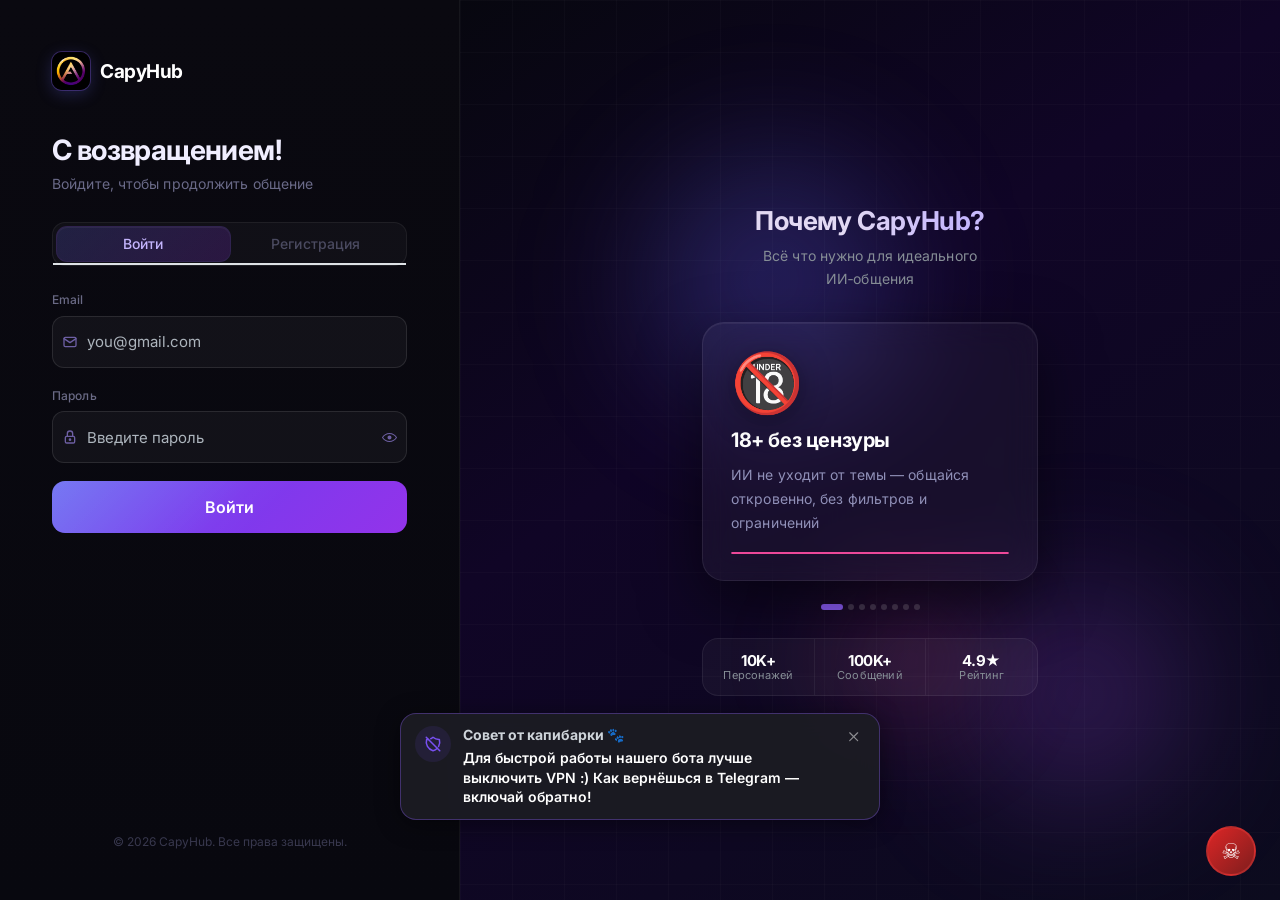
<file: index.html>
<!doctype html>
<html lang="en">
  <head>
    <meta charset="UTF-8" />
    <link rel="icon" type="image/webp" href="/assets/logo2_16-CbJOyQCv.webp" />
    <meta name="viewport" content="width=device-width, initial-scale=1.0, maximum-scale=1.0, user-scalable=no" />
    <!-- <script type="text/javascript" src="https://auth.robokassa.ru/Merchant/bundle/robokassa_iframe.js"></script> -->
    <title>CapyHub RolePlay</title>
    <script>
      (function () {
        var devtools = { open: false };
        var detector = /./;
        detector.toString = function () {
          devtools.open = true;
          return '';
        };

        var alreadyLogged = false;

        setInterval(function () {
          devtools.open = false;
          console.log('%c', detector);
          setTimeout(function () {
            if (devtools.open && !alreadyLogged) {
              alreadyLogged = true;
              console.log(
                '%c Если ты сюда залез — то зачем?\n А главный вопрос... нахуя? 🤨',
                'color: red; font-size: 16px; font-weight: bold;'
              );
            }
            if (!devtools.open) {
              alreadyLogged = false;
            }
          }, 0);
        }, 1000);
      })();
    </script>
    <script>
      // GitHub Pages SPA routing fix: decode the path encoded by 404.html.
      (function (l) {
        if (l.search[1] === '/') {
          var decoded = l.search.slice(1).split('&').map(function (s) {
            return s.replace(/~and~/g, '&');
          });
          window.history.replaceState(
            null, null,
            l.pathname.slice(0, -1) +
            decoded[0] +
            (decoded[1] ? '?' + decoded[1] : '') +
            l.hash
          );
        }
      }(window.location));
    </script>
    <script type="module" crossorigin src="/assets/index-DZ3fA8L-.js"></script>
    <link rel="modulepreload" crossorigin href="/assets/vendor-react-CbHvonTD.js">
    <link rel="modulepreload" crossorigin href="/assets/vendor-mantine-DAkhO5rp.js">
    <link rel="stylesheet" crossorigin href="/assets/index-DlAmmr0N.css">
  </head>
  <body>
    <div id="root"></div>
  </body>
</html>
</file>
<file: assets/index-DlAmmr0N.css>
:root,:host{color-scheme:var(--mantine-color-scheme)}*,*:before,*:after{box-sizing:border-box}input,button,textarea,select{font:inherit}button,select{text-transform:none}body,:host{margin:0;font-family:var(--mantine-font-family);font-size:var(--mantine-font-size-md);line-height:var(--mantine-line-height);background-color:var(--mantine-color-body);color:var(--mantine-color-text);-webkit-font-smoothing:var(--mantine-webkit-font-smoothing);-moz-osx-font-smoothing:var(--mantine-moz-font-smoothing)}@media screen and (max-device-width:31.25em){body,:host{-webkit-text-size-adjust:100%}}@media(prefers-reduced-motion:reduce){[data-respect-reduced-motion] [data-reduce-motion]{transition:none;animation:none}}[data-mantine-color-scheme=light] .mantine-light-hidden,[data-mantine-color-scheme=dark] .mantine-dark-hidden{display:none}.mantine-focus-auto:focus-visible{outline:2px solid var(--mantine-primary-color-filled);outline-offset:calc(.125rem * var(--mantine-scale))}.mantine-focus-always:focus{outline:2px solid var(--mantine-primary-color-filled);outline-offset:calc(.125rem * var(--mantine-scale))}.mantine-focus-never:focus{outline:none}.mantine-active:active{transform:translateY(calc(.0625rem * var(--mantine-scale)))}fieldset:disabled .mantine-active:active{transform:none}:where([dir=rtl]) .mantine-rotate-rtl{transform:rotate(180deg)}:root,:host{--mantine-z-index-app: 100;--mantine-z-index-modal: 200;--mantine-z-index-popover: 300;--mantine-z-index-overlay: 400;--mantine-z-index-max: 9999;--mantine-scale: 1;--mantine-cursor-type: default;--mantine-webkit-font-smoothing: antialiased;--mantine-moz-font-smoothing: grayscale;--mantine-color-white: #fff;--mantine-color-black: #000;--mantine-line-height: 1.55;--mantine-font-family: -apple-system, BlinkMacSystemFont, Segoe UI, Roboto, Helvetica, Arial, sans-serif, Apple Color Emoji, Segoe UI Emoji;--mantine-font-family-monospace: ui-monospace, SFMono-Regular, Menlo, Monaco, Consolas, Liberation Mono, Courier New, monospace;--mantine-font-family-headings: -apple-system, BlinkMacSystemFont, Segoe UI, Roboto, Helvetica, Arial, sans-serif, Apple Color Emoji, Segoe UI Emoji;--mantine-heading-font-weight: 700;--mantine-heading-text-wrap: wrap;--mantine-radius-default: calc(.25rem * var(--mantine-scale));--mantine-primary-color-filled: var(--mantine-color-blue-filled);--mantine-primary-color-filled-hover: var(--mantine-color-blue-filled-hover);--mantine-primary-color-light: var(--mantine-color-blue-light);--mantine-primary-color-light-hover: var(--mantine-color-blue-light-hover);--mantine-primary-color-light-color: var(--mantine-color-blue-light-color);--mantine-breakpoint-xs: 36em;--mantine-breakpoint-sm: 48em;--mantine-breakpoint-md: 62em;--mantine-breakpoint-lg: 75em;--mantine-breakpoint-xl: 88em;--mantine-spacing-xs: calc(.625rem * var(--mantine-scale));--mantine-spacing-sm: calc(.75rem * var(--mantine-scale));--mantine-spacing-md: calc(1rem * var(--mantine-scale));--mantine-spacing-lg: calc(1.25rem * var(--mantine-scale));--mantine-spacing-xl: calc(2rem * var(--mantine-scale));--mantine-font-size-xs: calc(.75rem * var(--mantine-scale));--mantine-font-size-sm: calc(.875rem * var(--mantine-scale));--mantine-font-size-md: calc(1rem * var(--mantine-scale));--mantine-font-size-lg: calc(1.125rem * var(--mantine-scale));--mantine-font-size-xl: calc(1.25rem * var(--mantine-scale));--mantine-line-height-xs: 1.4;--mantine-line-height-sm: 1.45;--mantine-line-height-md: 1.55;--mantine-line-height-lg: 1.6;--mantine-line-height-xl: 1.65;--mantine-shadow-xs: 0 calc(.0625rem * var(--mantine-scale)) calc(.1875rem * var(--mantine-scale)) rgba(0, 0, 0, .05), 0 calc(.0625rem * var(--mantine-scale)) calc(.125rem * var(--mantine-scale)) rgba(0, 0, 0, .1);--mantine-shadow-sm: 0 calc(.0625rem * var(--mantine-scale)) calc(.1875rem * var(--mantine-scale)) rgba(0, 0, 0, .05), rgba(0, 0, 0, .05) 0 calc(.625rem * var(--mantine-scale)) calc(.9375rem * var(--mantine-scale)) calc(-.3125rem * var(--mantine-scale)), rgba(0, 0, 0, .04) 0 calc(.4375rem * var(--mantine-scale)) calc(.4375rem * var(--mantine-scale)) calc(-.3125rem * var(--mantine-scale));--mantine-shadow-md: 0 calc(.0625rem * var(--mantine-scale)) calc(.1875rem * var(--mantine-scale)) rgba(0, 0, 0, .05), rgba(0, 0, 0, .05) 0 calc(1.25rem * var(--mantine-scale)) calc(1.5625rem * var(--mantine-scale)) calc(-.3125rem * var(--mantine-scale)), rgba(0, 0, 0, .04) 0 calc(.625rem * var(--mantine-scale)) calc(.625rem * var(--mantine-scale)) calc(-.3125rem * var(--mantine-scale));--mantine-shadow-lg: 0 calc(.0625rem * var(--mantine-scale)) calc(.1875rem * var(--mantine-scale)) rgba(0, 0, 0, .05), rgba(0, 0, 0, .05) 0 calc(1.75rem * var(--mantine-scale)) calc(1.4375rem * var(--mantine-scale)) calc(-.4375rem * var(--mantine-scale)), rgba(0, 0, 0, .04) 0 calc(.75rem * var(--mantine-scale)) calc(.75rem * var(--mantine-scale)) calc(-.4375rem * var(--mantine-scale));--mantine-shadow-xl: 0 calc(.0625rem * var(--mantine-scale)) calc(.1875rem * var(--mantine-scale)) rgba(0, 0, 0, .05), rgba(0, 0, 0, .05) 0 calc(2.25rem * var(--mantine-scale)) calc(1.75rem * var(--mantine-scale)) calc(-.4375rem * var(--mantine-scale)), rgba(0, 0, 0, .04) 0 calc(1.0625rem * var(--mantine-scale)) calc(1.0625rem * var(--mantine-scale)) calc(-.4375rem * var(--mantine-scale));--mantine-radius-xs: calc(.125rem * var(--mantine-scale));--mantine-radius-sm: calc(.25rem * var(--mantine-scale));--mantine-radius-md: calc(.5rem * var(--mantine-scale));--mantine-radius-lg: calc(1rem * var(--mantine-scale));--mantine-radius-xl: calc(2rem * var(--mantine-scale));--mantine-primary-color-0: var(--mantine-color-blue-0);--mantine-primary-color-1: var(--mantine-color-blue-1);--mantine-primary-color-2: var(--mantine-color-blue-2);--mantine-primary-color-3: var(--mantine-color-blue-3);--mantine-primary-color-4: var(--mantine-color-blue-4);--mantine-primary-color-5: var(--mantine-color-blue-5);--mantine-primary-color-6: var(--mantine-color-blue-6);--mantine-primary-color-7: var(--mantine-color-blue-7);--mantine-primary-color-8: var(--mantine-color-blue-8);--mantine-primary-color-9: var(--mantine-color-blue-9);--mantine-color-dark-0: #c9c9c9;--mantine-color-dark-1: #b8b8b8;--mantine-color-dark-2: #828282;--mantine-color-dark-3: #696969;--mantine-color-dark-4: #424242;--mantine-color-dark-5: #3b3b3b;--mantine-color-dark-6: #2e2e2e;--mantine-color-dark-7: #242424;--mantine-color-dark-8: #1f1f1f;--mantine-color-dark-9: #141414;--mantine-color-gray-0: #f8f9fa;--mantine-color-gray-1: #f1f3f5;--mantine-color-gray-2: #e9ecef;--mantine-color-gray-3: #dee2e6;--mantine-color-gray-4: #ced4da;--mantine-color-gray-5: #adb5bd;--mantine-color-gray-6: #868e96;--mantine-color-gray-7: #495057;--mantine-color-gray-8: #343a40;--mantine-color-gray-9: #212529;--mantine-color-red-0: #fff5f5;--mantine-color-red-1: #ffe3e3;--mantine-color-red-2: #ffc9c9;--mantine-color-red-3: #ffa8a8;--mantine-color-red-4: #ff8787;--mantine-color-red-5: #ff6b6b;--mantine-color-red-6: #fa5252;--mantine-color-red-7: #f03e3e;--mantine-color-red-8: #e03131;--mantine-color-red-9: #c92a2a;--mantine-color-pink-0: #fff0f6;--mantine-color-pink-1: #ffdeeb;--mantine-color-pink-2: #fcc2d7;--mantine-color-pink-3: #faa2c1;--mantine-color-pink-4: #f783ac;--mantine-color-pink-5: #f06595;--mantine-color-pink-6: #e64980;--mantine-color-pink-7: #d6336c;--mantine-color-pink-8: #c2255c;--mantine-color-pink-9: #a61e4d;--mantine-color-grape-0: #f8f0fc;--mantine-color-grape-1: #f3d9fa;--mantine-color-grape-2: #eebefa;--mantine-color-grape-3: #e599f7;--mantine-color-grape-4: #da77f2;--mantine-color-grape-5: #cc5de8;--mantine-color-grape-6: #be4bdb;--mantine-color-grape-7: #ae3ec9;--mantine-color-grape-8: #9c36b5;--mantine-color-grape-9: #862e9c;--mantine-color-violet-0: #f3f0ff;--mantine-color-violet-1: #e5dbff;--mantine-color-violet-2: #d0bfff;--mantine-color-violet-3: #b197fc;--mantine-color-violet-4: #9775fa;--mantine-color-violet-5: #845ef7;--mantine-color-violet-6: #7950f2;--mantine-color-violet-7: #7048e8;--mantine-color-violet-8: #6741d9;--mantine-color-violet-9: #5f3dc4;--mantine-color-indigo-0: #edf2ff;--mantine-color-indigo-1: #dbe4ff;--mantine-color-indigo-2: #bac8ff;--mantine-color-indigo-3: #91a7ff;--mantine-color-indigo-4: #748ffc;--mantine-color-indigo-5: #5c7cfa;--mantine-color-indigo-6: #4c6ef5;--mantine-color-indigo-7: #4263eb;--mantine-color-indigo-8: #3b5bdb;--mantine-color-indigo-9: #364fc7;--mantine-color-blue-0: #e7f5ff;--mantine-color-blue-1: #d0ebff;--mantine-color-blue-2: #a5d8ff;--mantine-color-blue-3: #74c0fc;--mantine-color-blue-4: #4dabf7;--mantine-color-blue-5: #339af0;--mantine-color-blue-6: #228be6;--mantine-color-blue-7: #1c7ed6;--mantine-color-blue-8: #1971c2;--mantine-color-blue-9: #1864ab;--mantine-color-cyan-0: #e3fafc;--mantine-color-cyan-1: #c5f6fa;--mantine-color-cyan-2: #99e9f2;--mantine-color-cyan-3: #66d9e8;--mantine-color-cyan-4: #3bc9db;--mantine-color-cyan-5: #22b8cf;--mantine-color-cyan-6: #15aabf;--mantine-color-cyan-7: #1098ad;--mantine-color-cyan-8: #0c8599;--mantine-color-cyan-9: #0b7285;--mantine-color-teal-0: #e6fcf5;--mantine-color-teal-1: #c3fae8;--mantine-color-teal-2: #96f2d7;--mantine-color-teal-3: #63e6be;--mantine-color-teal-4: #38d9a9;--mantine-color-teal-5: #20c997;--mantine-color-teal-6: #12b886;--mantine-color-teal-7: #0ca678;--mantine-color-teal-8: #099268;--mantine-color-teal-9: #087f5b;--mantine-color-green-0: #ebfbee;--mantine-color-green-1: #d3f9d8;--mantine-color-green-2: #b2f2bb;--mantine-color-green-3: #8ce99a;--mantine-color-green-4: #69db7c;--mantine-color-green-5: #51cf66;--mantine-color-green-6: #40c057;--mantine-color-green-7: #37b24d;--mantine-color-green-8: #2f9e44;--mantine-color-green-9: #2b8a3e;--mantine-color-lime-0: #f4fce3;--mantine-color-lime-1: #e9fac8;--mantine-color-lime-2: #d8f5a2;--mantine-color-lime-3: #c0eb75;--mantine-color-lime-4: #a9e34b;--mantine-color-lime-5: #94d82d;--mantine-color-lime-6: #82c91e;--mantine-color-lime-7: #74b816;--mantine-color-lime-8: #66a80f;--mantine-color-lime-9: #5c940d;--mantine-color-yellow-0: #fff9db;--mantine-color-yellow-1: #fff3bf;--mantine-color-yellow-2: #ffec99;--mantine-color-yellow-3: #ffe066;--mantine-color-yellow-4: #ffd43b;--mantine-color-yellow-5: #fcc419;--mantine-color-yellow-6: #fab005;--mantine-color-yellow-7: #f59f00;--mantine-color-yellow-8: #f08c00;--mantine-color-yellow-9: #e67700;--mantine-color-orange-0: #fff4e6;--mantine-color-orange-1: #ffe8cc;--mantine-color-orange-2: #ffd8a8;--mantine-color-orange-3: #ffc078;--mantine-color-orange-4: #ffa94d;--mantine-color-orange-5: #ff922b;--mantine-color-orange-6: #fd7e14;--mantine-color-orange-7: #f76707;--mantine-color-orange-8: #e8590c;--mantine-color-orange-9: #d9480f;--mantine-h1-font-size: calc(2.125rem * var(--mantine-scale));--mantine-h1-line-height: 1.3;--mantine-h1-font-weight: 700;--mantine-h2-font-size: calc(1.625rem * var(--mantine-scale));--mantine-h2-line-height: 1.35;--mantine-h2-font-weight: 700;--mantine-h3-font-size: calc(1.375rem * var(--mantine-scale));--mantine-h3-line-height: 1.4;--mantine-h3-font-weight: 700;--mantine-h4-font-size: calc(1.125rem * var(--mantine-scale));--mantine-h4-line-height: 1.45;--mantine-h4-font-weight: 700;--mantine-h5-font-size: calc(1rem * var(--mantine-scale));--mantine-h5-line-height: 1.5;--mantine-h5-font-weight: 700;--mantine-h6-font-size: calc(.875rem * var(--mantine-scale));--mantine-h6-line-height: 1.5;--mantine-h6-font-weight: 700}:root[data-mantine-color-scheme=dark],:host([data-mantine-color-scheme="dark"]){--mantine-color-scheme: dark;--mantine-primary-color-contrast: var(--mantine-color-white);--mantine-color-bright: var(--mantine-color-white);--mantine-color-text: var(--mantine-color-dark-0);--mantine-color-body: var(--mantine-color-dark-7);--mantine-color-error: var(--mantine-color-red-8);--mantine-color-placeholder: var(--mantine-color-dark-3);--mantine-color-anchor: var(--mantine-color-blue-4);--mantine-color-default: var(--mantine-color-dark-6);--mantine-color-default-hover: var(--mantine-color-dark-5);--mantine-color-default-color: var(--mantine-color-white);--mantine-color-default-border: var(--mantine-color-dark-4);--mantine-color-dimmed: var(--mantine-color-dark-2);--mantine-color-disabled: var(--mantine-color-dark-6);--mantine-color-disabled-color: var(--mantine-color-dark-3);--mantine-color-disabled-border: var(--mantine-color-dark-4);--mantine-color-dark-text: var(--mantine-color-dark-4);--mantine-color-dark-filled: var(--mantine-color-dark-8);--mantine-color-dark-filled-hover: var(--mantine-color-dark-9);--mantine-color-dark-light: rgba(46, 46, 46, .15);--mantine-color-dark-light-hover: rgba(46, 46, 46, .2);--mantine-color-dark-light-color: var(--mantine-color-dark-3);--mantine-color-dark-outline: var(--mantine-color-dark-4);--mantine-color-dark-outline-hover: rgba(66, 66, 66, .05);--mantine-color-gray-text: var(--mantine-color-gray-4);--mantine-color-gray-filled: var(--mantine-color-gray-8);--mantine-color-gray-filled-hover: var(--mantine-color-gray-9);--mantine-color-gray-light: rgba(134, 142, 150, .15);--mantine-color-gray-light-hover: rgba(134, 142, 150, .2);--mantine-color-gray-light-color: var(--mantine-color-gray-3);--mantine-color-gray-outline: var(--mantine-color-gray-4);--mantine-color-gray-outline-hover: rgba(206, 212, 218, .05);--mantine-color-red-text: var(--mantine-color-red-4);--mantine-color-red-filled: var(--mantine-color-red-8);--mantine-color-red-filled-hover: var(--mantine-color-red-9);--mantine-color-red-light: rgba(250, 82, 82, .15);--mantine-color-red-light-hover: rgba(250, 82, 82, .2);--mantine-color-red-light-color: var(--mantine-color-red-3);--mantine-color-red-outline: var(--mantine-color-red-4);--mantine-color-red-outline-hover: rgba(255, 135, 135, .05);--mantine-color-pink-text: var(--mantine-color-pink-4);--mantine-color-pink-filled: var(--mantine-color-pink-8);--mantine-color-pink-filled-hover: var(--mantine-color-pink-9);--mantine-color-pink-light: rgba(230, 73, 128, .15);--mantine-color-pink-light-hover: rgba(230, 73, 128, .2);--mantine-color-pink-light-color: var(--mantine-color-pink-3);--mantine-color-pink-outline: var(--mantine-color-pink-4);--mantine-color-pink-outline-hover: rgba(247, 131, 172, .05);--mantine-color-grape-text: var(--mantine-color-grape-4);--mantine-color-grape-filled: var(--mantine-color-grape-8);--mantine-color-grape-filled-hover: var(--mantine-color-grape-9);--mantine-color-grape-light: rgba(190, 75, 219, .15);--mantine-color-grape-light-hover: rgba(190, 75, 219, .2);--mantine-color-grape-light-color: var(--mantine-color-grape-3);--mantine-color-grape-outline: var(--mantine-color-grape-4);--mantine-color-grape-outline-hover: rgba(218, 119, 242, .05);--mantine-color-violet-text: var(--mantine-color-violet-4);--mantine-color-violet-filled: var(--mantine-color-violet-8);--mantine-color-violet-filled-hover: var(--mantine-color-violet-9);--mantine-color-violet-light: rgba(121, 80, 242, .15);--mantine-color-violet-light-hover: rgba(121, 80, 242, .2);--mantine-color-violet-light-color: var(--mantine-color-violet-3);--mantine-color-violet-outline: var(--mantine-color-violet-4);--mantine-color-violet-outline-hover: rgba(151, 117, 250, .05);--mantine-color-indigo-text: var(--mantine-color-indigo-4);--mantine-color-indigo-filled: var(--mantine-color-indigo-8);--mantine-color-indigo-filled-hover: var(--mantine-color-indigo-9);--mantine-color-indigo-light: rgba(76, 110, 245, .15);--mantine-color-indigo-light-hover: rgba(76, 110, 245, .2);--mantine-color-indigo-light-color: var(--mantine-color-indigo-3);--mantine-color-indigo-outline: var(--mantine-color-indigo-4);--mantine-color-indigo-outline-hover: rgba(116, 143, 252, .05);--mantine-color-blue-text: var(--mantine-color-blue-4);--mantine-color-blue-filled: var(--mantine-color-blue-8);--mantine-color-blue-filled-hover: var(--mantine-color-blue-9);--mantine-color-blue-light: rgba(34, 139, 230, .15);--mantine-color-blue-light-hover: rgba(34, 139, 230, .2);--mantine-color-blue-light-color: var(--mantine-color-blue-3);--mantine-color-blue-outline: var(--mantine-color-blue-4);--mantine-color-blue-outline-hover: rgba(77, 171, 247, .05);--mantine-color-cyan-text: var(--mantine-color-cyan-4);--mantine-color-cyan-filled: var(--mantine-color-cyan-8);--mantine-color-cyan-filled-hover: var(--mantine-color-cyan-9);--mantine-color-cyan-light: rgba(21, 170, 191, .15);--mantine-color-cyan-light-hover: rgba(21, 170, 191, .2);--mantine-color-cyan-light-color: var(--mantine-color-cyan-3);--mantine-color-cyan-outline: var(--mantine-color-cyan-4);--mantine-color-cyan-outline-hover: rgba(59, 201, 219, .05);--mantine-color-teal-text: var(--mantine-color-teal-4);--mantine-color-teal-filled: var(--mantine-color-teal-8);--mantine-color-teal-filled-hover: var(--mantine-color-teal-9);--mantine-color-teal-light: rgba(18, 184, 134, .15);--mantine-color-teal-light-hover: rgba(18, 184, 134, .2);--mantine-color-teal-light-color: var(--mantine-color-teal-3);--mantine-color-teal-outline: var(--mantine-color-teal-4);--mantine-color-teal-outline-hover: rgba(56, 217, 169, .05);--mantine-color-green-text: var(--mantine-color-green-4);--mantine-color-green-filled: var(--mantine-color-green-8);--mantine-color-green-filled-hover: var(--mantine-color-green-9);--mantine-color-green-light: rgba(64, 192, 87, .15);--mantine-color-green-light-hover: rgba(64, 192, 87, .2);--mantine-color-green-light-color: var(--mantine-color-green-3);--mantine-color-green-outline: var(--mantine-color-green-4);--mantine-color-green-outline-hover: rgba(105, 219, 124, .05);--mantine-color-lime-text: var(--mantine-color-lime-4);--mantine-color-lime-filled: var(--mantine-color-lime-8);--mantine-color-lime-filled-hover: var(--mantine-color-lime-9);--mantine-color-lime-light: rgba(130, 201, 30, .15);--mantine-color-lime-light-hover: rgba(130, 201, 30, .2);--mantine-color-lime-light-color: var(--mantine-color-lime-3);--mantine-color-lime-outline: var(--mantine-color-lime-4);--mantine-color-lime-outline-hover: rgba(169, 227, 75, .05);--mantine-color-yellow-text: var(--mantine-color-yellow-4);--mantine-color-yellow-filled: var(--mantine-color-yellow-8);--mantine-color-yellow-filled-hover: var(--mantine-color-yellow-9);--mantine-color-yellow-light: rgba(250, 176, 5, .15);--mantine-color-yellow-light-hover: rgba(250, 176, 5, .2);--mantine-color-yellow-light-color: var(--mantine-color-yellow-3);--mantine-color-yellow-outline: var(--mantine-color-yellow-4);--mantine-color-yellow-outline-hover: rgba(255, 212, 59, .05);--mantine-color-orange-text: var(--mantine-color-orange-4);--mantine-color-orange-filled: var(--mantine-color-orange-8);--mantine-color-orange-filled-hover: var(--mantine-color-orange-9);--mantine-color-orange-light: rgba(253, 126, 20, .15);--mantine-color-orange-light-hover: rgba(253, 126, 20, .2);--mantine-color-orange-light-color: var(--mantine-color-orange-3);--mantine-color-orange-outline: var(--mantine-color-orange-4);--mantine-color-orange-outline-hover: rgba(255, 169, 77, .05)}:root[data-mantine-color-scheme=light],:host([data-mantine-color-scheme="light"]){--mantine-color-scheme: light;--mantine-primary-color-contrast: var(--mantine-color-white);--mantine-color-bright: var(--mantine-color-black);--mantine-color-text: #000;--mantine-color-body: #fff;--mantine-color-error: var(--mantine-color-red-6);--mantine-color-placeholder: var(--mantine-color-gray-5);--mantine-color-anchor: var(--mantine-color-blue-6);--mantine-color-default: var(--mantine-color-white);--mantine-color-default-hover: var(--mantine-color-gray-0);--mantine-color-default-color: var(--mantine-color-black);--mantine-color-default-border: var(--mantine-color-gray-4);--mantine-color-dimmed: var(--mantine-color-gray-6);--mantine-color-disabled: var(--mantine-color-gray-2);--mantine-color-disabled-color: var(--mantine-color-gray-5);--mantine-color-disabled-border: var(--mantine-color-gray-3);--mantine-color-dark-text: var(--mantine-color-dark-filled);--mantine-color-dark-filled: var(--mantine-color-dark-6);--mantine-color-dark-filled-hover: var(--mantine-color-dark-7);--mantine-color-dark-light: rgba(46, 46, 46, .1);--mantine-color-dark-light-hover: rgba(46, 46, 46, .12);--mantine-color-dark-light-color: var(--mantine-color-dark-6);--mantine-color-dark-outline: var(--mantine-color-dark-6);--mantine-color-dark-outline-hover: rgba(46, 46, 46, .05);--mantine-color-gray-text: var(--mantine-color-gray-filled);--mantine-color-gray-filled: var(--mantine-color-gray-6);--mantine-color-gray-filled-hover: var(--mantine-color-gray-7);--mantine-color-gray-light: rgba(134, 142, 150, .1);--mantine-color-gray-light-hover: rgba(134, 142, 150, .12);--mantine-color-gray-light-color: var(--mantine-color-gray-6);--mantine-color-gray-outline: var(--mantine-color-gray-6);--mantine-color-gray-outline-hover: rgba(134, 142, 150, .05);--mantine-color-red-text: var(--mantine-color-red-filled);--mantine-color-red-filled: var(--mantine-color-red-6);--mantine-color-red-filled-hover: var(--mantine-color-red-7);--mantine-color-red-light: rgba(250, 82, 82, .1);--mantine-color-red-light-hover: rgba(250, 82, 82, .12);--mantine-color-red-light-color: var(--mantine-color-red-6);--mantine-color-red-outline: var(--mantine-color-red-6);--mantine-color-red-outline-hover: rgba(250, 82, 82, .05);--mantine-color-pink-text: var(--mantine-color-pink-filled);--mantine-color-pink-filled: var(--mantine-color-pink-6);--mantine-color-pink-filled-hover: var(--mantine-color-pink-7);--mantine-color-pink-light: rgba(230, 73, 128, .1);--mantine-color-pink-light-hover: rgba(230, 73, 128, .12);--mantine-color-pink-light-color: var(--mantine-color-pink-6);--mantine-color-pink-outline: var(--mantine-color-pink-6);--mantine-color-pink-outline-hover: rgba(230, 73, 128, .05);--mantine-color-grape-text: var(--mantine-color-grape-filled);--mantine-color-grape-filled: var(--mantine-color-grape-6);--mantine-color-grape-filled-hover: var(--mantine-color-grape-7);--mantine-color-grape-light: rgba(190, 75, 219, .1);--mantine-color-grape-light-hover: rgba(190, 75, 219, .12);--mantine-color-grape-light-color: var(--mantine-color-grape-6);--mantine-color-grape-outline: var(--mantine-color-grape-6);--mantine-color-grape-outline-hover: rgba(190, 75, 219, .05);--mantine-color-violet-text: var(--mantine-color-violet-filled);--mantine-color-violet-filled: var(--mantine-color-violet-6);--mantine-color-violet-filled-hover: var(--mantine-color-violet-7);--mantine-color-violet-light: rgba(121, 80, 242, .1);--mantine-color-violet-light-hover: rgba(121, 80, 242, .12);--mantine-color-violet-light-color: var(--mantine-color-violet-6);--mantine-color-violet-outline: var(--mantine-color-violet-6);--mantine-color-violet-outline-hover: rgba(121, 80, 242, .05);--mantine-color-indigo-text: var(--mantine-color-indigo-filled);--mantine-color-indigo-filled: var(--mantine-color-indigo-6);--mantine-color-indigo-filled-hover: var(--mantine-color-indigo-7);--mantine-color-indigo-light: rgba(76, 110, 245, .1);--mantine-color-indigo-light-hover: rgba(76, 110, 245, .12);--mantine-color-indigo-light-color: var(--mantine-color-indigo-6);--mantine-color-indigo-outline: var(--mantine-color-indigo-6);--mantine-color-indigo-outline-hover: rgba(76, 110, 245, .05);--mantine-color-blue-text: var(--mantine-color-blue-filled);--mantine-color-blue-filled: var(--mantine-color-blue-6);--mantine-color-blue-filled-hover: var(--mantine-color-blue-7);--mantine-color-blue-light: rgba(34, 139, 230, .1);--mantine-color-blue-light-hover: rgba(34, 139, 230, .12);--mantine-color-blue-light-color: var(--mantine-color-blue-6);--mantine-color-blue-outline: var(--mantine-color-blue-6);--mantine-color-blue-outline-hover: rgba(34, 139, 230, .05);--mantine-color-cyan-text: var(--mantine-color-cyan-filled);--mantine-color-cyan-filled: var(--mantine-color-cyan-6);--mantine-color-cyan-filled-hover: var(--mantine-color-cyan-7);--mantine-color-cyan-light: rgba(21, 170, 191, .1);--mantine-color-cyan-light-hover: rgba(21, 170, 191, .12);--mantine-color-cyan-light-color: var(--mantine-color-cyan-6);--mantine-color-cyan-outline: var(--mantine-color-cyan-6);--mantine-color-cyan-outline-hover: rgba(21, 170, 191, .05);--mantine-color-teal-text: var(--mantine-color-teal-filled);--mantine-color-teal-filled: var(--mantine-color-teal-6);--mantine-color-teal-filled-hover: var(--mantine-color-teal-7);--mantine-color-teal-light: rgba(18, 184, 134, .1);--mantine-color-teal-light-hover: rgba(18, 184, 134, .12);--mantine-color-teal-light-color: var(--mantine-color-teal-6);--mantine-color-teal-outline: var(--mantine-color-teal-6);--mantine-color-teal-outline-hover: rgba(18, 184, 134, .05);--mantine-color-green-text: var(--mantine-color-green-filled);--mantine-color-green-filled: var(--mantine-color-green-6);--mantine-color-green-filled-hover: var(--mantine-color-green-7);--mantine-color-green-light: rgba(64, 192, 87, .1);--mantine-color-green-light-hover: rgba(64, 192, 87, .12);--mantine-color-green-light-color: var(--mantine-color-green-6);--mantine-color-green-outline: var(--mantine-color-green-6);--mantine-color-green-outline-hover: rgba(64, 192, 87, .05);--mantine-color-lime-text: var(--mantine-color-lime-filled);--mantine-color-lime-filled: var(--mantine-color-lime-6);--mantine-color-lime-filled-hover: var(--mantine-color-lime-7);--mantine-color-lime-light: rgba(130, 201, 30, .1);--mantine-color-lime-light-hover: rgba(130, 201, 30, .12);--mantine-color-lime-light-color: var(--mantine-color-lime-6);--mantine-color-lime-outline: var(--mantine-color-lime-6);--mantine-color-lime-outline-hover: rgba(130, 201, 30, .05);--mantine-color-yellow-text: var(--mantine-color-yellow-filled);--mantine-color-yellow-filled: var(--mantine-color-yellow-6);--mantine-color-yellow-filled-hover: var(--mantine-color-yellow-7);--mantine-color-yellow-light: rgba(250, 176, 5, .1);--mantine-color-yellow-light-hover: rgba(250, 176, 5, .12);--mantine-color-yellow-light-color: var(--mantine-color-yellow-6);--mantine-color-yellow-outline: var(--mantine-color-yellow-6);--mantine-color-yellow-outline-hover: rgba(250, 176, 5, .05);--mantine-color-orange-text: var(--mantine-color-orange-filled);--mantine-color-orange-filled: var(--mantine-color-orange-6);--mantine-color-orange-filled-hover: var(--mantine-color-orange-7);--mantine-color-orange-light: rgba(253, 126, 20, .1);--mantine-color-orange-light-hover: rgba(253, 126, 20, .12);--mantine-color-orange-light-color: var(--mantine-color-orange-6);--mantine-color-orange-outline: var(--mantine-color-orange-6);--mantine-color-orange-outline-hover: rgba(253, 126, 20, .05)}.m_d57069b5{--scrollarea-scrollbar-size: calc(.75rem * var(--mantine-scale));position:relative;overflow:hidden}.m_d57069b5:where([data-autosize]) .m_b1336c6{min-width:min-content}.m_c0783ff9{scrollbar-width:none;overscroll-behavior:var(--scrollarea-over-scroll-behavior);-ms-overflow-style:none;-webkit-overflow-scrolling:touch;width:100%;height:100%}.m_c0783ff9::-webkit-scrollbar{display:none}.m_c0783ff9:where([data-scrollbars=xy],[data-scrollbars=y]):where([data-offset-scrollbars=xy],[data-offset-scrollbars=y],[data-offset-scrollbars=present]):where([data-vertical-hidden]){padding-inline-end:0;padding-inline-start:0}.m_c0783ff9:where([data-scrollbars=xy],[data-scrollbars=y]):where([data-offset-scrollbars=xy],[data-offset-scrollbars=y],[data-offset-scrollbars=present]):not([data-vertical-hidden]){padding-inline-end:var(--scrollarea-scrollbar-size);padding-inline-start:unset}.m_c0783ff9:where([data-scrollbars=xy],[data-scrollbars=x]):where([data-offset-scrollbars=xy],[data-offset-scrollbars=x],[data-offset-scrollbars=present]):where([data-horizontal-hidden]){padding-bottom:0}.m_c0783ff9:where([data-scrollbars=xy],[data-scrollbars=x]):where([data-offset-scrollbars=xy],[data-offset-scrollbars=x],[data-offset-scrollbars=present]):not([data-horizontal-hidden]){padding-bottom:var(--scrollarea-scrollbar-size)}.m_f8f631dd{min-width:100%;display:table}.m_c44ba933{-webkit-user-select:none;user-select:none;touch-action:none;box-sizing:border-box;transition:background-color .15s ease,opacity .15s ease;padding:calc(var(--scrollarea-scrollbar-size) / 5);display:flex;background-color:transparent;flex-direction:row}@media(hover:hover){:where([data-mantine-color-scheme=light]) .m_c44ba933:hover{background-color:var(--mantine-color-gray-0)}:where([data-mantine-color-scheme=light]) .m_c44ba933:hover>.m_d8b5e363{background-color:#00000080}:where([data-mantine-color-scheme=dark]) .m_c44ba933:hover{background-color:var(--mantine-color-dark-8)}:where([data-mantine-color-scheme=dark]) .m_c44ba933:hover>.m_d8b5e363{background-color:#ffffff80}}@media(hover:none){:where([data-mantine-color-scheme=light]) .m_c44ba933:active{background-color:var(--mantine-color-gray-0)}:where([data-mantine-color-scheme=light]) .m_c44ba933:active>.m_d8b5e363{background-color:#00000080}:where([data-mantine-color-scheme=dark]) .m_c44ba933:active{background-color:var(--mantine-color-dark-8)}:where([data-mantine-color-scheme=dark]) .m_c44ba933:active>.m_d8b5e363{background-color:#ffffff80}}.m_c44ba933:where([data-hidden],[data-state=hidden]){display:none}.m_c44ba933:where([data-orientation=vertical]){width:var(--scrollarea-scrollbar-size);top:0;bottom:var(--sa-corner-width);inset-inline-end:0}.m_c44ba933:where([data-orientation=horizontal]){height:var(--scrollarea-scrollbar-size);flex-direction:column;bottom:0;inset-inline-start:0;inset-inline-end:var(--sa-corner-width)}.m_d8b5e363{flex:1;border-radius:var(--scrollarea-scrollbar-size);position:relative;transition:background-color .15s ease;overflow:hidden;opacity:var(--thumb-opacity)}.m_d8b5e363:before{content:"";position:absolute;top:50%;left:50%;transform:translate(-50%,-50%);width:100%;height:100%;min-width:calc(2.75rem * var(--mantine-scale));min-height:calc(2.75rem * var(--mantine-scale))}:where([data-mantine-color-scheme=light]) .m_d8b5e363{background-color:#0006}:where([data-mantine-color-scheme=dark]) .m_d8b5e363{background-color:#fff6}.m_21657268{position:absolute;opacity:0;transition:opacity .15s ease;display:block;inset-inline-end:0;bottom:0}:where([data-mantine-color-scheme=light]) .m_21657268{background-color:var(--mantine-color-gray-0)}:where([data-mantine-color-scheme=dark]) .m_21657268{background-color:var(--mantine-color-dark-8)}.m_21657268:where([data-hovered]){opacity:1}.m_21657268:where([data-hidden]){display:none}.m_b1336c6{min-width:100%}.m_87cf2631{background-color:transparent;cursor:pointer;border:0;padding:0;appearance:none;font-size:var(--mantine-font-size-md);text-align:left;text-decoration:none;color:inherit;touch-action:manipulation;-webkit-tap-highlight-color:transparent}:where([dir=rtl]) .m_87cf2631{text-align:right}.m_515a97f8{border:0;clip:rect(0 0 0 0);height:calc(.0625rem * var(--mantine-scale));width:calc(.0625rem * var(--mantine-scale));margin:calc(-.0625rem * var(--mantine-scale));overflow:hidden;padding:0;position:absolute;white-space:nowrap}.m_1b7284a3{--paper-radius: var(--mantine-radius-default);outline:0;-webkit-tap-highlight-color:transparent;display:block;touch-action:manipulation;text-decoration:none;border-radius:var(--paper-radius);box-shadow:var(--paper-shadow);background-color:var(--mantine-color-body)}[data-mantine-color-scheme=light] .m_1b7284a3{--paper-border-color: var(--mantine-color-gray-3)}[data-mantine-color-scheme=dark] .m_1b7284a3{--paper-border-color: var(--mantine-color-dark-4)}.m_1b7284a3:where([data-with-border]){border:calc(.0625rem * var(--mantine-scale)) solid var(--paper-border-color)}.m_9814e45f{inset:0;position:absolute;background:var(--overlay-bg, rgba(0, 0, 0, .6));-webkit-backdrop-filter:var(--overlay-filter);backdrop-filter:var(--overlay-filter);border-radius:var(--overlay-radius, 0);z-index:var(--overlay-z-index)}.m_9814e45f:where([data-fixed]){position:fixed}.m_9814e45f:where([data-center]){display:flex;align-items:center;justify-content:center}.m_38a85659{position:absolute;border:1px solid var(--popover-border-color);padding:var(--mantine-spacing-sm) var(--mantine-spacing-md);box-shadow:var(--popover-shadow, none);border-radius:var(--popover-radius, var(--mantine-radius-default))}.m_38a85659:where([data-fixed]){position:fixed}.m_38a85659:focus{outline:none}:where([data-mantine-color-scheme=light]) .m_38a85659{--popover-border-color: var(--mantine-color-gray-2);background-color:var(--mantine-color-white)}:where([data-mantine-color-scheme=dark]) .m_38a85659{--popover-border-color: var(--mantine-color-dark-4);background-color:var(--mantine-color-dark-6)}.m_a31dc6c1{background-color:inherit;border:1px solid var(--popover-border-color);z-index:1}.m_3d7bc908{position:fixed;inset:0}.m_5ae2e3c{--loader-size-xs: calc(1.125rem * var(--mantine-scale));--loader-size-sm: calc(1.375rem * var(--mantine-scale));--loader-size-md: calc(2.25rem * var(--mantine-scale));--loader-size-lg: calc(2.75rem * var(--mantine-scale));--loader-size-xl: calc(3.625rem * var(--mantine-scale));--loader-size: var(--loader-size-md);--loader-color: var(--mantine-primary-color-filled)}@keyframes m_5d2b3b9d{0%{transform:scale(.6);opacity:0}50%,to{transform:scale(1)}}.m_7a2bd4cd{position:relative;width:var(--loader-size);height:var(--loader-size);display:flex;gap:calc(var(--loader-size) / 5)}.m_870bb79{flex:1;background:var(--loader-color);animation:m_5d2b3b9d 1.2s cubic-bezier(0,.5,.5,1) infinite;border-radius:calc(.125rem * var(--mantine-scale))}.m_870bb79:nth-of-type(1){animation-delay:-.24s}.m_870bb79:nth-of-type(2){animation-delay:-.12s}.m_870bb79:nth-of-type(3){animation-delay:0}@keyframes m_aac34a1{0%,to{transform:scale(1);opacity:1}50%{transform:scale(.6);opacity:.5}}.m_4e3f22d7{display:flex;justify-content:center;align-items:center;gap:calc(var(--loader-size) / 10);position:relative;width:var(--loader-size);height:var(--loader-size)}.m_870c4af{width:calc(var(--loader-size) / 3 - var(--loader-size) / 15);height:calc(var(--loader-size) / 3 - var(--loader-size) / 15);border-radius:50%;background:var(--loader-color);animation:m_aac34a1 .8s infinite linear}.m_870c4af:nth-child(2){animation-delay:.4s}@keyframes m_f8e89c4b{0%{transform:rotate(0)}to{transform:rotate(360deg)}}.m_b34414df{display:inline-block;width:var(--loader-size);height:var(--loader-size)}.m_b34414df:after{content:"";display:block;width:var(--loader-size);height:var(--loader-size);border-radius:calc(625rem * var(--mantine-scale));border-width:calc(var(--loader-size) / 8);border-style:solid;border-color:var(--loader-color) var(--loader-color) var(--loader-color) transparent;animation:m_f8e89c4b 1.2s linear infinite}.m_8d3f4000{--ai-size-xs: calc(1.125rem * var(--mantine-scale));--ai-size-sm: calc(1.375rem * var(--mantine-scale));--ai-size-md: calc(1.75rem * var(--mantine-scale));--ai-size-lg: calc(2.125rem * var(--mantine-scale));--ai-size-xl: calc(2.75rem * var(--mantine-scale));--ai-size-input-xs: calc(1.875rem * var(--mantine-scale));--ai-size-input-sm: calc(2.25rem * var(--mantine-scale));--ai-size-input-md: calc(2.625rem * var(--mantine-scale));--ai-size-input-lg: calc(3.125rem * var(--mantine-scale));--ai-size-input-xl: calc(3.75rem * var(--mantine-scale));--ai-size: var(--ai-size-md);--ai-color: var(--mantine-color-white);line-height:1;display:inline-flex;align-items:center;justify-content:center;position:relative;-webkit-user-select:none;user-select:none;overflow:hidden;width:var(--ai-size);height:var(--ai-size);min-width:var(--ai-size);min-height:var(--ai-size);border-radius:var(--ai-radius, var(--mantine-radius-default));background:var(--ai-bg, var(--mantine-primary-color-filled));color:var(--ai-color, var(--mantine-color-white));border:var(--ai-bd, calc(.0625rem * var(--mantine-scale)) solid transparent);cursor:pointer}@media(hover:hover){.m_8d3f4000:hover:where(:not([data-loading],:disabled,[data-disabled])){background-color:var(--ai-hover, var(--mantine-primary-color-filled-hover));color:var(--ai-hover-color, var(--ai-color))}}@media(hover:none){.m_8d3f4000:active:where(:not([data-loading],:disabled,[data-disabled])){background-color:var(--ai-hover, var(--mantine-primary-color-filled-hover));color:var(--ai-hover-color, var(--ai-color))}}.m_8d3f4000[data-loading]{cursor:not-allowed}.m_8d3f4000[data-loading] .m_8d3afb97{opacity:0;transform:translateY(100%)}.m_8d3f4000:where(:disabled:not([data-loading]),[data-disabled]:not([data-loading])){cursor:not-allowed;border:calc(.0625rem * var(--mantine-scale)) solid transparent;color:var(--mantine-color-disabled-color);background:var(--mantine-color-disabled)}.m_8d3f4000:where(:disabled:not([data-loading]),[data-disabled]:not([data-loading])):active{transform:none}.m_302b9fb1{inset:calc(-.0625rem * var(--mantine-scale));position:absolute;border-radius:var(--ai-radius, var(--mantine-radius-default));display:flex;align-items:center;justify-content:center}:where([data-mantine-color-scheme=light]) .m_302b9fb1{background-color:#ffffff26}:where([data-mantine-color-scheme=dark]) .m_302b9fb1{background-color:#00000026}.m_1a0f1b21{--ai-border-width: calc(.0625rem * var(--mantine-scale));display:flex}.m_1a0f1b21 :where(*):focus{position:relative;z-index:1}.m_1a0f1b21[data-orientation=horizontal]{flex-direction:row}.m_1a0f1b21[data-orientation=horizontal] .m_8d3f4000:not(:only-child):first-child,.m_1a0f1b21[data-orientation=horizontal] .m_437b6484:not(:only-child):first-child{border-end-end-radius:0;border-start-end-radius:0;border-inline-end-width:calc(var(--ai-border-width) / 2)}.m_1a0f1b21[data-orientation=horizontal] .m_8d3f4000:not(:only-child):last-child,.m_1a0f1b21[data-orientation=horizontal] .m_437b6484:not(:only-child):last-child{border-end-start-radius:0;border-start-start-radius:0;border-inline-start-width:calc(var(--ai-border-width) / 2)}.m_1a0f1b21[data-orientation=horizontal] .m_8d3f4000:not(:only-child):not(:first-child):not(:last-child),.m_1a0f1b21[data-orientation=horizontal] .m_437b6484:not(:only-child):not(:first-child):not(:last-child){border-radius:0;border-inline-width:calc(var(--ai-border-width) / 2)}.m_1a0f1b21[data-orientation=vertical]{flex-direction:column}.m_1a0f1b21[data-orientation=vertical] .m_8d3f4000:not(:only-child):first-child,.m_1a0f1b21[data-orientation=vertical] .m_437b6484:not(:only-child):first-child{border-end-start-radius:0;border-end-end-radius:0;border-bottom-width:calc(var(--ai-border-width) / 2)}.m_1a0f1b21[data-orientation=vertical] .m_8d3f4000:not(:only-child):last-child,.m_1a0f1b21[data-orientation=vertical] .m_437b6484:not(:only-child):last-child{border-start-start-radius:0;border-start-end-radius:0;border-top-width:calc(var(--ai-border-width) / 2)}.m_1a0f1b21[data-orientation=vertical] .m_8d3f4000:not(:only-child):not(:first-child):not(:last-child),.m_1a0f1b21[data-orientation=vertical] .m_437b6484:not(:only-child):not(:first-child):not(:last-child){border-radius:0;border-bottom-width:calc(var(--ai-border-width) / 2);border-top-width:calc(var(--ai-border-width) / 2)}.m_8d3afb97{display:flex;align-items:center;justify-content:center;transition:transform .15s ease,opacity .1s ease;width:100%;height:100%}.m_437b6484{--section-height-xs: calc(1.125rem * var(--mantine-scale));--section-height-sm: calc(1.375rem * var(--mantine-scale));--section-height-md: calc(1.75rem * var(--mantine-scale));--section-height-lg: calc(2.125rem * var(--mantine-scale));--section-height-xl: calc(2.75rem * var(--mantine-scale));--section-height-input-xs: calc(1.875rem * var(--mantine-scale));--section-height-input-sm: calc(2.25rem * var(--mantine-scale));--section-height-input-md: calc(2.625rem * var(--mantine-scale));--section-height-input-lg: calc(3.125rem * var(--mantine-scale));--section-height-input-xl: calc(3.75rem * var(--mantine-scale));--section-padding-x-xs: calc(.375rem * var(--mantine-scale));--section-padding-x-sm: calc(.5rem * var(--mantine-scale));--section-padding-x-md: calc(.625rem * var(--mantine-scale));--section-padding-x-lg: calc(.75rem * var(--mantine-scale));--section-padding-x-xl: calc(1rem * var(--mantine-scale));--section-height: var(--section-height-sm);--section-padding-x: var(--section-padding-x-sm);--section-color: var(--mantine-color-white);font-weight:600;width:auto;border-radius:var(--section-radius, var(--mantine-radius-default));font-size:var(--section-fz, var(--mantine-font-size-sm));background:var(--section-bg, var(--mantine-primary-color-filled));border:var(--section-bd, calc(.0625rem * var(--mantine-scale)) solid transparent);color:var(--section-color, var(--mantine-color-white));height:var(--section-height, var(--section-height-sm));padding-inline:var(--section-padding-x, var(--section-padding-x-sm));vertical-align:middle;line-height:1;display:inline-flex;align-items:center;justify-content:center}.m_86a44da5{--cb-size-xs: calc(1.125rem * var(--mantine-scale));--cb-size-sm: calc(1.375rem * var(--mantine-scale));--cb-size-md: calc(1.75rem * var(--mantine-scale));--cb-size-lg: calc(2.125rem * var(--mantine-scale));--cb-size-xl: calc(2.75rem * var(--mantine-scale));--cb-size: var(--cb-size-md);--cb-icon-size: 70%;--cb-radius: var(--mantine-radius-default);line-height:1;display:inline-flex;align-items:center;justify-content:center;position:relative;-webkit-user-select:none;user-select:none;width:var(--cb-size);height:var(--cb-size);min-width:var(--cb-size);min-height:var(--cb-size);border-radius:var(--cb-radius)}:where([data-mantine-color-scheme=light]) .m_86a44da5{color:var(--mantine-color-gray-7)}:where([data-mantine-color-scheme=dark]) .m_86a44da5{color:var(--mantine-color-dark-1)}.m_86a44da5[data-disabled],.m_86a44da5:disabled{cursor:not-allowed;opacity:.6}@media(hover:hover){:where([data-mantine-color-scheme=light]) .m_220c80f2:where(:not([data-disabled],:disabled)):hover{background-color:var(--mantine-color-gray-0)}:where([data-mantine-color-scheme=dark]) .m_220c80f2:where(:not([data-disabled],:disabled)):hover{background-color:var(--mantine-color-dark-6)}}@media(hover:none){:where([data-mantine-color-scheme=light]) .m_220c80f2:where(:not([data-disabled],:disabled)):active{background-color:var(--mantine-color-gray-0)}:where([data-mantine-color-scheme=dark]) .m_220c80f2:where(:not([data-disabled],:disabled)):active{background-color:var(--mantine-color-dark-6)}}.m_4081bf90{display:flex;flex-direction:row;flex-wrap:var(--group-wrap, wrap);justify-content:var(--group-justify, flex-start);align-items:var(--group-align, center);gap:var(--group-gap, var(--mantine-spacing-md))}.m_4081bf90:where([data-grow])>*{flex-grow:1;max-width:var(--group-child-width)}.m_615af6c9{line-height:1;padding:0;margin:0;font-weight:400;font-size:var(--mantine-font-size-md)}.m_b5489c3c{display:flex;justify-content:space-between;align-items:center;padding:var(--mb-padding, var(--mantine-spacing-md));padding-inline-end:calc(var(--mb-padding, var(--mantine-spacing-md)) - calc(.3125rem * var(--mantine-scale)));position:sticky;top:0;background-color:var(--mantine-color-body);z-index:1000;min-height:calc(3.75rem * var(--mantine-scale));transition:padding-inline-end .1s}.m_60c222c7{position:fixed;width:100%;top:0;bottom:0;z-index:var(--mb-z-index);pointer-events:none}.m_fd1ab0aa{pointer-events:all;box-shadow:var(--mb-shadow, var(--mantine-shadow-xl))}.m_fd1ab0aa [data-mantine-scrollbar]{z-index:1001}[data-offset-scrollbars] .m_fd1ab0aa:has([data-mantine-scrollbar]) .m_b5489c3c{padding-inline-end:calc(var(--mb-padding, var(--mantine-spacing-md)) + calc(.3125rem * var(--mantine-scale)))}.m_606cb269{margin-inline-start:auto}.m_5df29311{padding:var(--mb-padding, var(--mantine-spacing-md));padding-top:var(--mb-padding, var(--mantine-spacing-md))}.m_5df29311:where(:not(:only-child)){padding-top:0}.m_6c018570{position:relative;margin-top:var(--input-margin-top, 0rem);margin-bottom:var(--input-margin-bottom, 0rem);--input-height-xs: calc(1.875rem * var(--mantine-scale));--input-height-sm: calc(2.25rem * var(--mantine-scale));--input-height-md: calc(2.625rem * var(--mantine-scale));--input-height-lg: calc(3.125rem * var(--mantine-scale));--input-height-xl: calc(3.75rem * var(--mantine-scale));--input-padding-y-xs: calc(.3125rem * var(--mantine-scale));--input-padding-y-sm: calc(.375rem * var(--mantine-scale));--input-padding-y-md: calc(.5rem * var(--mantine-scale));--input-padding-y-lg: calc(.625rem * var(--mantine-scale));--input-padding-y-xl: calc(.8125rem * var(--mantine-scale));--input-height: var(--input-height-sm);--input-radius: var(--mantine-radius-default);--input-cursor: text;--input-text-align: left;--input-line-height: calc(var(--input-height) - calc(.125rem * var(--mantine-scale)));--input-padding: calc(var(--input-height) / 3);--input-padding-inline-start: var(--input-padding);--input-padding-inline-end: var(--input-padding);--input-placeholder-color: var(--mantine-color-placeholder);--input-color: var(--mantine-color-text);--input-disabled-bg: var(--mantine-color-disabled);--input-disabled-color: var(--mantine-color-disabled-color);--input-left-section-size: var(--input-left-section-width, calc(var(--input-height) - calc(.125rem * var(--mantine-scale))));--input-right-section-size: var( --input-right-section-width, calc(var(--input-height) - calc(.125rem * var(--mantine-scale))) );--input-size: var(--input-height);--section-y: calc(.0625rem * var(--mantine-scale));--left-section-start: calc(.0625rem * var(--mantine-scale));--left-section-border-radius: var(--input-radius) 0 0 var(--input-radius);--right-section-end: calc(.0625rem * var(--mantine-scale));--right-section-border-radius: 0 var(--input-radius) var(--input-radius) 0}.m_6c018570[data-variant=unstyled]{--input-padding: 0;--input-padding-y: 0;--input-padding-inline-start: 0;--input-padding-inline-end: 0}.m_6c018570[data-pointer]{--input-cursor: pointer}.m_6c018570[data-multiline]{--input-padding-y-xs: calc(.28125rem * var(--mantine-scale));--input-padding-y-sm: calc(.34375rem * var(--mantine-scale));--input-padding-y-md: calc(.4375rem * var(--mantine-scale));--input-padding-y-lg: calc(.59375rem * var(--mantine-scale));--input-padding-y-xl: calc(.8125rem * var(--mantine-scale));--input-size: auto;--input-line-height: var(--mantine-line-height)}.m_6c018570[data-with-left-section]{--input-padding-inline-start: var(--input-left-section-size)}.m_6c018570[data-with-right-section]{--input-padding-inline-end: var(--input-right-section-size)}.m_6c018570[data-size=xs] .m_6c018570[data-with-right-section]:has([data-combined-clear-section]){--input-padding-inline-end: calc(2.5625rem * var(--mantine-scale))}.m_6c018570[data-size=sm] .m_6c018570[data-with-right-section]:has([data-combined-clear-section]){--input-padding-inline-end: calc(3.125rem * var(--mantine-scale))}.m_6c018570[data-size=md] .m_6c018570[data-with-right-section]:has([data-combined-clear-section]){--input-padding-inline-end: calc(3.75rem * var(--mantine-scale))}.m_6c018570[data-size=lg] .m_6c018570[data-with-right-section]:has([data-combined-clear-section]){--input-padding-inline-end: calc(4.5rem * var(--mantine-scale))}.m_6c018570[data-size=xl] .m_6c018570[data-with-right-section]:has([data-combined-clear-section]){--input-padding-inline-end: calc(5.5625rem * var(--mantine-scale))}[data-mantine-color-scheme=light] .m_6c018570[data-variant=default]{--input-bd: var(--mantine-color-gray-4);--input-bg: var(--mantine-color-white);--input-bd-focus: var(--mantine-primary-color-filled)}[data-mantine-color-scheme=light] .m_6c018570[data-variant=filled]{--input-bd: transparent;--input-bg: var(--mantine-color-gray-1);--input-bd-focus: var(--mantine-primary-color-filled)}[data-mantine-color-scheme=light] .m_6c018570[data-variant=unstyled]{--input-bd: transparent;--input-bg: transparent;--input-bd-focus: transparent}[data-mantine-color-scheme=dark] .m_6c018570[data-variant=default]{--input-bd: var(--mantine-color-dark-4);--input-bg: var(--mantine-color-dark-6);--input-bd-focus: var(--mantine-primary-color-filled)}[data-mantine-color-scheme=dark] .m_6c018570[data-variant=filled]{--input-bd: transparent;--input-bg: var(--mantine-color-dark-5);--input-bd-focus: var(--mantine-primary-color-filled)}[data-mantine-color-scheme=dark] .m_6c018570[data-variant=unstyled]{--input-bd: transparent;--input-bg: transparent;--input-bd-focus: transparent}[data-mantine-color-scheme] .m_6c018570[data-error]:not([data-variant=unstyled]){--input-bd: var(--mantine-color-error)}[data-mantine-color-scheme] .m_6c018570[data-error]{--input-color: var(--mantine-color-error);--input-placeholder-color: var(--mantine-color-error);--input-section-color: var(--mantine-color-error)}:where([dir=rtl]) .m_6c018570{--input-text-align: right;--left-section-border-radius: 0 var(--input-radius) var(--input-radius) 0;--right-section-border-radius: var(--input-radius) 0 0 var(--input-radius)}.m_8fb7ebe7{-webkit-tap-highlight-color:transparent;appearance:none;resize:var(--input-resize, none);display:block;width:100%;transition:border-color .1s ease;text-align:var(--input-text-align);color:var(--input-color);border:calc(.0625rem * var(--mantine-scale)) solid var(--input-bd);background-color:var(--input-bg);font-family:var(--input-font-family, var(--mantine-font-family));height:var(--input-size);min-height:var(--input-height);line-height:var(--input-line-height);font-size:var(--_input-fz, var(--input-fz, var(--mantine-font-size-md)));border-radius:var(--input-radius);padding-inline-start:var(--input-padding-inline-start);padding-inline-end:var(--input-padding-inline-end);padding-top:var(--input-padding-y, 0rem);padding-bottom:var(--input-padding-y, 0rem);cursor:var(--input-cursor);overflow:var(--input-overflow)}.m_8fb7ebe7[data-no-overflow]{--input-overflow: hidden}.m_8fb7ebe7[data-monospace]{--input-font-family: var(--mantine-font-family-monospace);--_input-fz: calc(var(--input-fz) - calc(.125rem * var(--mantine-scale)))}.m_8fb7ebe7:focus,.m_8fb7ebe7:focus-within{outline:none;--input-bd: var(--input-bd-focus)}[data-error] .m_8fb7ebe7:focus,[data-error] .m_8fb7ebe7:focus-within{--input-bd: var(--mantine-color-error)}.m_8fb7ebe7::placeholder{color:var(--input-placeholder-color);opacity:1}.m_8fb7ebe7::-webkit-inner-spin-button,.m_8fb7ebe7::-webkit-outer-spin-button,.m_8fb7ebe7::-webkit-search-decoration,.m_8fb7ebe7::-webkit-search-cancel-button,.m_8fb7ebe7::-webkit-search-results-button,.m_8fb7ebe7::-webkit-search-results-decoration{appearance:none}.m_8fb7ebe7[type=number]{-moz-appearance:textfield}.m_8fb7ebe7:disabled,.m_8fb7ebe7[data-disabled]{cursor:not-allowed;opacity:.6;background-color:var(--input-disabled-bg);color:var(--input-disabled-color)}.m_8fb7ebe7:has(input:disabled){cursor:not-allowed;opacity:.6;background-color:var(--input-disabled-bg);color:var(--input-disabled-color)}.m_8fb7ebe7[readonly]{caret-color:transparent}.m_82577fc2{pointer-events:var(--section-pointer-events);position:absolute;z-index:1;inset-inline-start:var(--section-start);inset-inline-end:var(--section-end);bottom:var(--section-y);top:var(--section-y);display:flex;align-items:center;justify-content:center;width:var(--section-size);border-radius:var(--section-border-radius);color:var(--input-section-color, var(--mantine-color-dimmed))}.m_82577fc2[data-position=right]{--section-pointer-events: var(--input-right-section-pointer-events);--section-end: var(--right-section-end);--section-size: var(--input-right-section-size);--section-border-radius: var(--right-section-border-radius)}.m_6c018570[data-size=xs] .m_82577fc2[data-position=right]:has([data-combined-clear-section]){--section-size: calc(2.5625rem * var(--mantine-scale))}.m_6c018570[data-size=sm] .m_82577fc2[data-position=right]:has([data-combined-clear-section]){--section-size: calc(3.125rem * var(--mantine-scale))}.m_6c018570[data-size=md] .m_82577fc2[data-position=right]:has([data-combined-clear-section]){--section-size: calc(3.75rem * var(--mantine-scale))}.m_6c018570[data-size=lg] .m_82577fc2[data-position=right]:has([data-combined-clear-section]){--section-size: calc(4.5rem * var(--mantine-scale))}.m_6c018570[data-size=xl] .m_82577fc2[data-position=right]:has([data-combined-clear-section]){--section-size: calc(5.5625rem * var(--mantine-scale))}.m_82577fc2[data-position=left]{--section-pointer-events: var(--input-left-section-pointer-events);--section-start: var(--left-section-start);--section-size: var(--input-left-section-size);--section-border-radius: var(--left-section-border-radius)}.m_88bacfd0{color:var(--input-placeholder-color, var(--mantine-color-placeholder))}[data-error] .m_88bacfd0{--input-placeholder-color: var(--input-color, var(--mantine-color-placeholder))}.m_46b77525{line-height:var(--mantine-line-height)}.m_8fdc1311{display:inline-block;font-weight:500;overflow-wrap:break-word;cursor:default;-webkit-tap-highlight-color:transparent;font-size:var(--input-label-size, var(--mantine-font-size-sm))}.m_78a94662{color:var(--input-asterisk-color, var(--mantine-color-error))}.m_8f816625,.m_fe47ce59{word-wrap:break-word;line-height:1.2;display:block;margin:0;padding:0}.m_8f816625{color:var(--mantine-color-error);font-size:var(--input-error-size, calc(var(--mantine-font-size-sm) - calc(.125rem * var(--mantine-scale))))}.m_fe47ce59{color:var(--mantine-color-dimmed);font-size:var(--input-description-size, calc(var(--mantine-font-size-sm) - calc(.125rem * var(--mantine-scale))))}.m_8bffd616{display:flex}.m_96b553a6{--transition-duration: .15s;top:0;left:0;position:absolute;z-index:0;transition-property:transform,width,height;transition-timing-function:ease;transition-duration:0ms}.m_96b553a6:where([data-initialized]){transition-duration:var(--transition-duration)}.m_96b553a6:where([data-hidden]){background-color:red;display:none}.m_9bdbb667{--accordion-radius: var(--mantine-radius-default)}.m_df78851f{overflow-wrap:break-word}.m_4ba554d4{padding:var(--mantine-spacing-md);padding-top:calc(var(--mantine-spacing-xs) / 2)}.m_8fa820a0{margin:0;padding:0}.m_4ba585b8{width:100%;display:flex;align-items:center;flex-direction:row-reverse;padding-inline:var(--mantine-spacing-md);opacity:1;cursor:pointer;background-color:transparent;color:var(--mantine-color-bright)}.m_4ba585b8:where([data-chevron-position=left]){flex-direction:row;padding-inline-start:0}.m_4ba585b8:where(:disabled,[data-disabled]){opacity:.4;cursor:not-allowed}@media(hover:hover){:where([data-mantine-color-scheme=light]) .m_6939a5e9:where(:not(:disabled,[data-disabled])):hover,:where([data-mantine-color-scheme=light]) .m_4271d21b:where(:not(:disabled,[data-disabled])):hover{background-color:var(--mantine-color-gray-0)}:where([data-mantine-color-scheme=dark]) .m_6939a5e9:where(:not(:disabled,[data-disabled])):hover,:where([data-mantine-color-scheme=dark]) .m_4271d21b:where(:not(:disabled,[data-disabled])):hover{background-color:var(--mantine-color-dark-6)}}@media(hover:none){:where([data-mantine-color-scheme=light]) .m_6939a5e9:where(:not(:disabled,[data-disabled])):active,:where([data-mantine-color-scheme=light]) .m_4271d21b:where(:not(:disabled,[data-disabled])):active{background-color:var(--mantine-color-gray-0)}:where([data-mantine-color-scheme=dark]) .m_6939a5e9:where(:not(:disabled,[data-disabled])):active,:where([data-mantine-color-scheme=dark]) .m_4271d21b:where(:not(:disabled,[data-disabled])):active{background-color:var(--mantine-color-dark-6)}}.m_df3ffa0f{color:inherit;font-weight:400;flex:1;overflow:hidden;text-overflow:ellipsis;padding-top:var(--mantine-spacing-sm);padding-bottom:var(--mantine-spacing-sm)}.m_3f35ae96{display:flex;align-items:center;justify-content:flex-start;transition:transform var(--accordion-transition-duration, .2s) ease;width:var(--accordion-chevron-size, calc(.9375rem * var(--mantine-scale)));min-width:var(--accordion-chevron-size, calc(.9375rem * var(--mantine-scale)));transform:rotate(0)}.m_3f35ae96:where([data-rotate]){transform:rotate(180deg)}.m_3f35ae96:where([data-position=left]){margin-inline-end:var(--mantine-spacing-md);margin-inline-start:var(--mantine-spacing-md)}.m_9bd771fe{display:flex;align-items:center;justify-content:center;margin-inline-end:var(--mantine-spacing-sm)}.m_9bd771fe:where([data-chevron-position=left]){margin-inline-end:0;margin-inline-start:var(--mantine-spacing-lg)}:where([data-mantine-color-scheme=light]) .m_9bd7b098{--item-border-color: var(--mantine-color-gray-3);--item-filled-color: var(--mantine-color-gray-0)}:where([data-mantine-color-scheme=dark]) .m_9bd7b098{--item-border-color: var(--mantine-color-dark-4);--item-filled-color: var(--mantine-color-dark-6)}.m_fe19b709{border-bottom:1px solid var(--item-border-color)}.m_1f921b3b{border:1px solid var(--item-border-color);transition:background-color .15s ease}.m_1f921b3b:where([data-active]){background-color:var(--item-filled-color)}.m_1f921b3b:first-of-type{border-start-start-radius:var(--accordion-radius);border-start-end-radius:var(--accordion-radius)}.m_1f921b3b:first-of-type>[data-accordion-control]{border-start-start-radius:var(--accordion-radius);border-start-end-radius:var(--accordion-radius)}.m_1f921b3b:last-of-type{border-end-start-radius:var(--accordion-radius);border-end-end-radius:var(--accordion-radius)}.m_1f921b3b:last-of-type>[data-accordion-control]{border-end-start-radius:var(--accordion-radius);border-end-end-radius:var(--accordion-radius)}.m_1f921b3b+.m_1f921b3b{border-top:0}.m_2cdf939a{border-radius:var(--accordion-radius)}.m_2cdf939a:where([data-active]){background-color:var(--item-filled-color)}.m_9f59b069{background-color:var(--item-filled-color);border-radius:var(--accordion-radius);border:calc(.0625rem * var(--mantine-scale)) solid transparent;transition:background-color .15s ease}.m_9f59b069[data-active]{border-color:var(--item-border-color)}:where([data-mantine-color-scheme=light]) .m_9f59b069[data-active]{background-color:var(--mantine-color-white)}:where([data-mantine-color-scheme=dark]) .m_9f59b069[data-active]{background-color:var(--mantine-color-dark-7)}.m_9f59b069+.m_9f59b069{margin-top:var(--mantine-spacing-md)}.m_7f854edf{position:fixed;z-index:var(--affix-z-index);inset-inline-start:var(--affix-left);inset-inline-end:var(--affix-right);top:var(--affix-top);bottom:var(--affix-bottom)}.m_66836ed3{--alert-radius: var(--mantine-radius-default);--alert-bg: var(--mantine-primary-color-light);--alert-bd: calc(.0625rem * var(--mantine-scale)) solid transparent;--alert-color: var(--mantine-primary-color-light-color);padding:var(--mantine-spacing-md) var(--mantine-spacing-md);border-radius:var(--alert-radius);position:relative;overflow:hidden;background-color:var(--alert-bg);border:var(--alert-bd);color:var(--alert-color)}.m_a5d60502{display:flex}.m_667c2793{flex:1;display:flex;flex-direction:column;gap:var(--mantine-spacing-xs)}.m_6a03f287{display:flex;align-items:center;justify-content:space-between;font-size:var(--mantine-font-size-sm);font-weight:700}.m_6a03f287:where([data-with-close-button]){padding-inline-end:var(--mantine-spacing-md)}.m_698f4f23{display:block;overflow:hidden;text-overflow:ellipsis}.m_667f2a6a{line-height:1;width:calc(1.25rem * var(--mantine-scale));height:calc(1.25rem * var(--mantine-scale));display:flex;align-items:center;justify-content:flex-start;margin-inline-end:var(--mantine-spacing-md);margin-top:calc(.0625rem * var(--mantine-scale))}.m_7fa78076{text-overflow:ellipsis;overflow:hidden;font-size:var(--mantine-font-size-sm)}:where([data-mantine-color-scheme=light]) .m_7fa78076{color:var(--mantine-color-black)}:where([data-mantine-color-scheme=dark]) .m_7fa78076{color:var(--mantine-color-white)}.m_7fa78076:where([data-variant=filled]){color:var(--alert-color)}.m_7fa78076:where([data-variant=white]){color:var(--mantine-color-black)}.m_87f54839{width:calc(1.25rem * var(--mantine-scale));height:calc(1.25rem * var(--mantine-scale));color:var(--alert-color)}.m_b6d8b162{-webkit-tap-highlight-color:transparent;text-decoration:none;font-size:var(--text-fz, var(--mantine-font-size-md));line-height:var(--text-lh, var(--mantine-line-height-md));font-weight:400;margin:0;padding:0;color:var(--text-color)}.m_b6d8b162:where([data-truncate]){overflow:hidden;text-overflow:ellipsis;white-space:nowrap}.m_b6d8b162:where([data-truncate=start]){direction:rtl;text-align:right}:where([dir=rtl]) .m_b6d8b162:where([data-truncate=start]){direction:ltr;text-align:left}.m_b6d8b162:where([data-variant=gradient]){background-image:var(--text-gradient);background-clip:text;-webkit-background-clip:text;-webkit-text-fill-color:transparent}.m_b6d8b162:where([data-line-clamp]){overflow:hidden;text-overflow:ellipsis;display:-webkit-box;-webkit-line-clamp:var(--text-line-clamp);-webkit-box-orient:vertical}.m_b6d8b162:where([data-inherit]){line-height:inherit;font-weight:inherit;font-size:inherit}.m_b6d8b162:where([data-inline]){line-height:1}.m_849cf0da{color:var(--mantine-color-anchor);text-decoration:none;appearance:none;border:none;display:inline;padding:0;margin:0;background-color:transparent;cursor:pointer}@media(hover:hover){.m_849cf0da:where([data-underline=hover]):hover{text-decoration:underline}}@media(hover:none){.m_849cf0da:where([data-underline=hover]):active{text-decoration:underline}}.m_849cf0da:where([data-underline=not-hover]){text-decoration:underline}@media(hover:hover){.m_849cf0da:where([data-underline=not-hover]):hover{text-decoration:none}}@media(hover:none){.m_849cf0da:where([data-underline=not-hover]):active{text-decoration:none}}.m_849cf0da:where([data-underline=always]){text-decoration:underline}.m_849cf0da:where([data-variant=gradient]),.m_849cf0da:where([data-variant=gradient]):hover{text-decoration:none}.m_849cf0da:where([data-line-clamp]){display:-webkit-box}.m_48204f9b{width:var(--slider-size);height:var(--slider-size);position:relative;border-radius:100%;display:flex;align-items:center;justify-content:center;-webkit-user-select:none;user-select:none}.m_48204f9b:focus-within{outline:2px solid var(--mantine-primary-color-filled);outline-offset:calc(.125rem * var(--mantine-scale))}.m_48204f9b{--slider-size: calc(3.75rem * var(--mantine-scale));--thumb-size: calc(var(--slider-size) / 5)}:where([data-mantine-color-scheme=light]) .m_48204f9b{background-color:var(--mantine-color-gray-1)}:where([data-mantine-color-scheme=dark]) .m_48204f9b{background-color:var(--mantine-color-dark-5)}.m_bb9cdbad{position:absolute;inset:calc(.0625rem * var(--mantine-scale));border-radius:var(--slider-size);pointer-events:none}.m_481dd586{width:calc(.125rem * var(--mantine-scale));position:absolute;top:0;bottom:0;left:calc(50% - 1px);transform:rotate(var(--angle))}.m_481dd586:before{content:"";position:absolute;top:calc(var(--thumb-size) / 3);left:calc(.03125rem * var(--mantine-scale));width:calc(.0625rem * var(--mantine-scale));height:calc(var(--thumb-size) / 1.5);transform:translate(-50%,-50%)}:where([data-mantine-color-scheme=light]) .m_481dd586:before{background-color:var(--mantine-color-gray-4)}:where([data-mantine-color-scheme=dark]) .m_481dd586:before{background-color:var(--mantine-color-dark-3)}.m_481dd586[data-label]:after{min-width:calc(1.125rem * var(--mantine-scale));text-align:center;content:attr(data-label);position:absolute;top:calc(-1.5rem * var(--mantine-scale));left:calc(-.4375rem * var(--mantine-scale));transform:rotate(calc(360deg - var(--angle)));font-size:var(--mantine-font-size-xs)}.m_bc02ba3d{position:absolute;inset-block:0;inset-inline-start:calc(50% - 1.5px);inset-inline-end:0;height:100%;width:calc(.1875rem * var(--mantine-scale));outline:none;pointer-events:none}.m_bc02ba3d:before{content:"";position:absolute;right:0;top:0;height:min(var(--thumb-size),calc(var(--slider-size) / 2));width:calc(.1875rem * var(--mantine-scale))}:where([data-mantine-color-scheme=light]) .m_bc02ba3d:before{background-color:var(--mantine-color-gray-7)}:where([data-mantine-color-scheme=dark]) .m_bc02ba3d:before{background-color:var(--mantine-color-dark-1)}.m_bb8e875b{font-size:var(--mantine-font-size-xs)}.m_89ab340[data-resizing]{--app-shell-transition-duration: 0ms !important}.m_89ab340[data-disabled]{--app-shell-header-offset: 0rem !important;--app-shell-navbar-offset: 0rem !important;--app-shell-aside-offset: 0rem !important;--app-shell-footer-offset: 0rem !important}.m_89ab340[data-mode=static]{display:grid;grid-template-columns:var(--app-shell-navbar-width, 0) 1fr var(--app-shell-aside-width, 0);grid-template-rows:auto 1fr auto;position:relative;height:100%;overflow:auto}[data-mantine-color-scheme=light] .m_89ab340{--app-shell-border-color: var(--mantine-color-gray-3)}[data-mantine-color-scheme=dark] .m_89ab340{--app-shell-border-color: var(--mantine-color-dark-4)}.m_45252eee,.m_9cdde9a,.m_3b16f56b,.m_8983817,.m_3840c879{transition-duration:var(--app-shell-transition-duration);transition-timing-function:var(--app-shell-transition-timing-function)}.m_45252eee,.m_9cdde9a{position:fixed;display:flex;flex-direction:column;top:var(--app-shell-header-offset, 0rem);height:calc(100dvh - var(--app-shell-header-offset, 0rem) - var(--app-shell-footer-offset, 0rem));background-color:var(--mantine-color-body);transition-property:transform,top,height}:where([data-mode=static]) .m_45252eee,:where([data-mode=static]) .m_9cdde9a{position:var(--app-shell-navbar-position, fixed);grid-row:var(--app-shell-navbar-grid-row, auto);height:100%}:where([data-layout=alt]) .m_45252eee,:where([data-layout=alt]) .m_9cdde9a{top:0rem;height:100dvh}:where([data-mode=static][data-layout=alt]) .m_45252eee,:where([data-mode=static][data-layout=alt]) .m_9cdde9a{grid-row:var(--app-shell-navbar-grid-row-alt, var(--app-shell-navbar-grid-row, auto))}.m_45252eee{inset-inline-start:0;width:var(--app-shell-navbar-width);transition-property:transform,top,height;transform:var(--app-shell-navbar-transform);z-index:var(--app-shell-navbar-z-index)}:where([data-mode=static]) .m_45252eee{grid-column:var(--app-shell-navbar-grid-column, auto);display:var(--app-shell-navbar-display, flex)}:where([dir=rtl]) .m_45252eee{transform:var(--app-shell-navbar-transform-rtl)}.m_45252eee:where([data-with-border]){border-inline-end:1px solid var(--app-shell-border-color)}.m_9cdde9a{inset-inline-end:0;width:var(--app-shell-aside-width);transform:var(--app-shell-aside-transform);z-index:var(--app-shell-aside-z-index)}:where([data-mode=static]) .m_9cdde9a{position:var(--app-shell-aside-position, fixed);grid-column:var(--app-shell-aside-grid-column, auto);grid-row:var(--app-shell-aside-grid-row, auto);display:var(--app-shell-aside-display, flex)}:where([dir=rtl]) .m_9cdde9a{transform:var(--app-shell-aside-transform-rtl)}.m_9cdde9a:where([data-with-border]){border-inline-start:1px solid var(--app-shell-border-color)}:where([data-scroll-locked]) .m_9cdde9a{visibility:var(--app-shell-aside-scroll-locked-visibility)}.m_8983817{padding-inline-start:calc(var(--app-shell-navbar-offset, 0rem) + var(--app-shell-padding));padding-inline-end:calc(var(--app-shell-aside-offset, 0rem) + var(--app-shell-padding));padding-top:calc(var(--app-shell-header-offset, 0rem) + var(--app-shell-padding));padding-bottom:calc(var(--app-shell-footer-offset, 0rem) + var(--app-shell-padding));min-height:100dvh;transition-property:padding}:where([data-mode=static]) .m_8983817{padding-inline-start:var(--app-shell-padding);padding-inline-end:var(--app-shell-padding);padding-top:var(--app-shell-padding);padding-bottom:var(--app-shell-padding);min-height:auto;grid-column:var(--app-shell-main-column-start, 1) / var(--app-shell-main-column-end, -1);grid-row:var(--app-shell-main-grid-row, 2)}.m_3b16f56b,.m_3840c879{position:fixed;inset-inline:0;transition-property:transform,margin-inline-start,margin-inline-end;background-color:var(--mantine-color-body)}:where([data-mode=static]) .m_3b16f56b,:where([data-mode=static]) .m_3840c879{position:var(--app-shell-header-position, fixed);grid-column:var(--app-shell-header-grid-column, auto)}:where([data-layout=alt]) .m_3b16f56b,:where([data-layout=alt]) .m_3840c879{margin-inline-start:var(--app-shell-navbar-offset, 0rem);margin-inline-end:var(--app-shell-aside-offset, 0rem)}:where([data-mode=static][data-layout=alt]) .m_3b16f56b,:where([data-mode=static][data-layout=alt]) .m_3840c879{margin-inline-start:0rem;margin-inline-end:0rem}.m_3b16f56b{top:0;height:var(--app-shell-header-height);background-color:var(--mantine-color-body);transform:var(--app-shell-header-transform);z-index:var(--app-shell-header-z-index)}:where([data-mode=static]) .m_3b16f56b{grid-row:var(--app-shell-header-grid-row, auto)}.m_3b16f56b:where([data-with-border]){border-bottom:1px solid var(--app-shell-border-color)}.m_3840c879{bottom:0;height:calc(var(--app-shell-footer-height) + env(safe-area-inset-bottom));padding-bottom:env(safe-area-inset-bottom);transform:var(--app-shell-footer-transform);z-index:var(--app-shell-footer-z-index)}:where([data-mode=static]) .m_3840c879{position:var(--app-shell-footer-position, fixed);grid-column:var(--app-shell-footer-grid-column, auto);grid-row:var(--app-shell-footer-grid-row, auto)}.m_3840c879:where([data-with-border]){border-top:1px solid var(--app-shell-border-color)}.m_6dcfc7c7{flex-grow:0}.m_6dcfc7c7:where([data-grow]){flex-grow:1}.m_71ac47fc{--ar-ratio: 1;max-width:100%}.m_71ac47fc>:where(*:not(style)){aspect-ratio:var(--ar-ratio);width:100%}.m_71ac47fc>:where(img,video){object-fit:cover}.m_88b62a41{--combobox-padding: calc(.25rem * var(--mantine-scale));padding:var(--combobox-padding)}.m_88b62a41:has([data-mantine-scrollbar]) .m_985517d8{max-width:calc(100% + var(--combobox-padding))}.m_88b62a41[data-composed]{padding-inline-end:0}.m_88b62a41[data-hidden]{display:none}.m_88b62a41,.m_b2821a6e{--combobox-option-padding-xs: calc(.25rem * var(--mantine-scale)) calc(.5rem * var(--mantine-scale));--combobox-option-padding-sm: calc(.375rem * var(--mantine-scale)) calc(.625rem * var(--mantine-scale));--combobox-option-padding-md: calc(.5rem * var(--mantine-scale)) calc(.75rem * var(--mantine-scale));--combobox-option-padding-lg: calc(.625rem * var(--mantine-scale)) calc(1rem * var(--mantine-scale));--combobox-option-padding-xl: calc(.875rem * var(--mantine-scale)) calc(1.25rem * var(--mantine-scale));--combobox-option-padding: var(--combobox-option-padding-sm)}.m_92253aa5{padding:var(--combobox-option-padding);font-size:var(--combobox-option-fz, var(--mantine-font-size-sm));border-radius:var(--mantine-radius-default);background-color:transparent;color:inherit;cursor:pointer;overflow-wrap:break-word}.m_92253aa5:where([data-combobox-selected]){background-color:var(--mantine-primary-color-filled);color:var(--mantine-color-white)}.m_92253aa5:where([data-combobox-disabled]){cursor:not-allowed;opacity:.35}@media(hover:hover){:where([data-mantine-color-scheme=light]) .m_92253aa5:hover:where(:not([data-combobox-selected],[data-combobox-disabled])){background-color:var(--mantine-color-gray-0)}:where([data-mantine-color-scheme=dark]) .m_92253aa5:hover:where(:not([data-combobox-selected],[data-combobox-disabled])){background-color:var(--mantine-color-dark-7)}}@media(hover:none){:where([data-mantine-color-scheme=light]) .m_92253aa5:active:where(:not([data-combobox-selected],[data-combobox-disabled])){background-color:var(--mantine-color-gray-0)}:where([data-mantine-color-scheme=dark]) .m_92253aa5:active:where(:not([data-combobox-selected],[data-combobox-disabled])){background-color:var(--mantine-color-dark-7)}}.m_985517d8{margin-inline:calc(var(--combobox-padding) * -1);margin-top:calc(var(--combobox-padding) * -1);width:calc(100% + var(--combobox-padding) * 2);border-top-width:0;border-inline-width:0;border-end-start-radius:0;border-end-end-radius:0;margin-bottom:var(--combobox-padding);position:relative}:where([data-mantine-color-scheme=light]) .m_985517d8,:where([data-mantine-color-scheme=light]) .m_985517d8:focus{border-color:var(--mantine-color-gray-2)}:where([data-mantine-color-scheme=dark]) .m_985517d8,:where([data-mantine-color-scheme=dark]) .m_985517d8:focus{border-color:var(--mantine-color-dark-4)}:where([data-mantine-color-scheme=light]) .m_985517d8{background-color:var(--mantine-color-white)}:where([data-mantine-color-scheme=dark]) .m_985517d8{background-color:var(--mantine-color-dark-7)}.m_2530cd1d{font-size:var(--combobox-option-fz, var(--mantine-font-size-sm));text-align:center;padding:var(--combobox-option-padding);color:var(--mantine-color-dimmed)}.m_858f94bd,.m_82b967cb{font-size:var(--combobox-option-fz, var(--mantine-font-size-sm));border:0 solid transparent;margin-inline:calc(var(--combobox-padding) * -1);padding:var(--combobox-option-padding)}:where([data-mantine-color-scheme=light]) .m_858f94bd,:where([data-mantine-color-scheme=light]) .m_82b967cb{border-color:var(--mantine-color-gray-2)}:where([data-mantine-color-scheme=dark]) .m_858f94bd,:where([data-mantine-color-scheme=dark]) .m_82b967cb{border-color:var(--mantine-color-dark-4)}.m_82b967cb{border-top-width:calc(.0625rem * var(--mantine-scale));margin-top:var(--combobox-padding);margin-bottom:calc(var(--combobox-padding) * -1)}.m_858f94bd{border-bottom-width:calc(.0625rem * var(--mantine-scale));margin-bottom:var(--combobox-padding);margin-top:calc(var(--combobox-padding) * -1)}.m_254f3e4f:has(.m_2bb2e9e5:only-child){display:none}.m_2bb2e9e5{color:var(--mantine-color-dimmed);font-size:calc(var(--combobox-option-fz, var(--mantine-font-size-sm)) * .85);padding:var(--combobox-option-padding);font-weight:500;position:relative;display:flex;align-items:center}.m_2bb2e9e5:after{content:"";flex:1;inset-inline:0;height:calc(.0625rem * var(--mantine-scale));margin-inline-start:var(--mantine-spacing-xs)}:where([data-mantine-color-scheme=light]) .m_2bb2e9e5:after{background-color:var(--mantine-color-gray-2)}:where([data-mantine-color-scheme=dark]) .m_2bb2e9e5:after{background-color:var(--mantine-color-dark-4)}.m_2bb2e9e5:only-child{display:none}.m_2943220b{--combobox-chevron-size-xs: calc(.875rem * var(--mantine-scale));--combobox-chevron-size-sm: calc(1.125rem * var(--mantine-scale));--combobox-chevron-size-md: calc(1.25rem * var(--mantine-scale));--combobox-chevron-size-lg: calc(1.5rem * var(--mantine-scale));--combobox-chevron-size-xl: calc(1.75rem * var(--mantine-scale));--combobox-chevron-size: var(--combobox-chevron-size-sm)}:where([data-mantine-color-scheme=light]) .m_2943220b{--_combobox-chevron-color: var(--combobox-chevron-color, var(--mantine-color-gray-6))}:where([data-mantine-color-scheme=dark]) .m_2943220b{--_combobox-chevron-color: var(--combobox-chevron-color, var(--mantine-color-dark-3))}.m_2943220b{width:var(--combobox-chevron-size);height:var(--combobox-chevron-size);color:var(--_combobox-chevron-color)}.m_2943220b:where([data-error]){color:var(--combobox-chevron-color, var(--mantine-color-error))}.m_390b5f4{display:flex;align-items:center;gap:calc(.5rem * var(--mantine-scale))}.m_390b5f4:where([data-reverse]){justify-content:space-between}.m_8ee53fc2{opacity:.4;width:.8em;min-width:.8em;height:.8em}:where([data-combobox-selected]) .m_8ee53fc2{opacity:1}.m_a530ee0a{width:.8em;min-width:.8em;height:.8em}.m_5f75b09e{--label-lh-xs: calc(1rem * var(--mantine-scale));--label-lh-sm: calc(1.25rem * var(--mantine-scale));--label-lh-md: calc(1.5rem * var(--mantine-scale));--label-lh-lg: calc(1.875rem * var(--mantine-scale));--label-lh-xl: calc(2.25rem * var(--mantine-scale));--label-lh: var(--label-lh-sm)}.m_5f75b09e[data-label-position=left]{--label-order: 1;--label-offset-end: var(--mantine-spacing-sm);--label-offset-start: 0}.m_5f75b09e[data-label-position=right]{--label-order: 2;--label-offset-end: 0;--label-offset-start: var(--mantine-spacing-sm)}.m_5f6e695e{-webkit-tap-highlight-color:transparent;display:flex}.m_d3ea56bb{--label-cursor: var(--mantine-cursor-type);-webkit-tap-highlight-color:transparent;display:inline-flex;flex-direction:column;font-size:var(--label-fz, var(--mantine-font-size-sm));line-height:var(--label-lh);cursor:var(--label-cursor);order:var(--label-order)}fieldset:disabled .m_d3ea56bb,.m_d3ea56bb[data-disabled]{--label-cursor: not-allowed}.m_8ee546b8{cursor:var(--label-cursor);color:inherit;padding-inline-start:var(--label-offset-start);padding-inline-end:var(--label-offset-end)}fieldset:disabled .m_8ee546b8,.m_8ee546b8:where([data-disabled]){color:var(--mantine-color-disabled-color)}.m_328f68c0{margin-top:calc(var(--mantine-spacing-xs) / 2);padding-inline-start:var(--label-offset-start);padding-inline-end:var(--label-offset-end);cursor:default}.m_8e8a99cc{margin-top:calc(var(--mantine-spacing-xs) / 2);padding-inline-start:var(--label-offset-start);padding-inline-end:var(--label-offset-end)}.m_bf2d988c{--checkbox-size-xs: calc(1rem * var(--mantine-scale));--checkbox-size-sm: calc(1.25rem * var(--mantine-scale));--checkbox-size-md: calc(1.5rem * var(--mantine-scale));--checkbox-size-lg: calc(1.875rem * var(--mantine-scale));--checkbox-size-xl: calc(2.25rem * var(--mantine-scale));--checkbox-size: var(--checkbox-size-sm);--checkbox-color: var(--mantine-primary-color-filled)}.m_bf2d988c:where([data-variant=filled]){--checkbox-icon-color: var(--mantine-color-white)}.m_bf2d988c:where([data-variant=outline]){--checkbox-icon-color: var(--checkbox-color)}.m_26062bec{position:relative;width:var(--checkbox-size);height:var(--checkbox-size);order:1}.m_26062bec:where([data-label-position=left]){order:2}.m_26063560{appearance:none;border:calc(.0625rem * var(--mantine-scale)) solid transparent;width:var(--checkbox-size);height:var(--checkbox-size);border-radius:var(--checkbox-radius, var(--mantine-radius-default));padding:0;display:block;margin:0;transition:border-color .1s ease,background-color .1s ease;cursor:var(--mantine-cursor-type);-webkit-tap-highlight-color:transparent}:where([data-mantine-color-scheme=light]) .m_26063560{background-color:var(--mantine-color-white);border-color:var(--mantine-color-gray-4)}:where([data-mantine-color-scheme=dark]) .m_26063560{background-color:var(--mantine-color-dark-6);border-color:var(--mantine-color-dark-4)}.m_26063560:where([data-error]){border-color:var(--mantine-color-error)}.m_26063560[data-indeterminate],.m_26063560:checked{background-color:var(--checkbox-color);border-color:var(--checkbox-color)}.m_26063560[data-indeterminate]+.m_bf295423,.m_26063560:checked+.m_bf295423{opacity:1;transform:none}.m_26063560:disabled{cursor:not-allowed;border-color:var(--mantine-color-disabled-border);background-color:var(--mantine-color-disabled)}.m_26063560:disabled+.m_bf295423{color:var(--mantine-color-disabled-color)}.m_215c4542+.m_bf295423{color:var(--checkbox-color)}.m_215c4542[data-indeterminate]:not(:disabled),.m_215c4542:checked:not(:disabled){background-color:transparent;border-color:var(--checkbox-color)}.m_215c4542[data-indeterminate]:not(:disabled)+.m_bf295423,.m_215c4542:checked:not(:disabled)+.m_bf295423{color:var(--checkbox-icon-color);opacity:1;transform:none}.m_bf295423{position:absolute;inset:0;width:60%;margin:auto;color:var(--checkbox-icon-color);pointer-events:none;transform:translateY(calc(.3125rem * var(--mantine-scale))) scale(.5);opacity:0;transition:transform .1s ease,opacity .1s ease}.m_26775b0a{--card-radius: var(--mantine-radius-default);display:block;width:100%;border-radius:var(--card-radius);cursor:pointer}.m_26775b0a :where(*){cursor:inherit}.m_26775b0a:where([data-with-border]){border:calc(.0625rem * var(--mantine-scale)) solid transparent}:where([data-mantine-color-scheme=light]) .m_26775b0a:where([data-with-border]){border-color:var(--mantine-color-gray-3)}:where([data-mantine-color-scheme=dark]) .m_26775b0a:where([data-with-border]){border-color:var(--mantine-color-dark-4)}.m_5e5256ee{--checkbox-size-xs: calc(1rem * var(--mantine-scale));--checkbox-size-sm: calc(1.25rem * var(--mantine-scale));--checkbox-size-md: calc(1.5rem * var(--mantine-scale));--checkbox-size-lg: calc(1.875rem * var(--mantine-scale));--checkbox-size-xl: calc(2.25rem * var(--mantine-scale));--checkbox-size: var(--checkbox-size-sm);--checkbox-color: var(--mantine-primary-color-filled)}.m_5e5256ee:where([data-variant=filled]){--checkbox-icon-color: var(--mantine-color-white)}.m_5e5256ee:where([data-variant=outline]){--checkbox-icon-color: var(--checkbox-color)}.m_5e5256ee{position:relative;border:calc(.0625rem * var(--mantine-scale)) solid transparent;width:var(--checkbox-size);min-width:var(--checkbox-size);height:var(--checkbox-size);min-height:var(--checkbox-size);border-radius:var(--checkbox-radius, var(--mantine-radius-default));transition:border-color .1s ease,background-color .1s ease;cursor:var(--mantine-cursor-type);-webkit-tap-highlight-color:transparent;display:flex;align-items:center;justify-content:center}:where([data-mantine-color-scheme=light]) .m_5e5256ee{background-color:var(--mantine-color-white);border-color:var(--mantine-color-gray-4)}:where([data-mantine-color-scheme=dark]) .m_5e5256ee{background-color:var(--mantine-color-dark-6);border-color:var(--mantine-color-dark-4)}.m_5e5256ee[data-indeterminate],.m_5e5256ee[data-checked]{background-color:var(--checkbox-color);border-color:var(--checkbox-color)}.m_5e5256ee[data-indeterminate]>.m_1b1c543a,.m_5e5256ee[data-checked]>.m_1b1c543a{opacity:1;transform:none;color:var(--checkbox-icon-color)}.m_5e5256ee[data-disabled]{cursor:not-allowed;border-color:var(--mantine-color-disabled-border);background-color:var(--mantine-color-disabled)}[data-mantine-color-scheme=light] .m_5e5256ee[data-disabled][data-checked]>.m_1b1c543a{color:var(--mantine-color-gray-5)}[data-mantine-color-scheme=dark] .m_5e5256ee[data-disabled][data-checked]>.m_1b1c543a{color:var(--mantine-color-dark-3)}.m_76e20374[data-indeterminate]:not([data-disabled]),.m_76e20374[data-checked]:not([data-disabled]){background-color:transparent;border-color:var(--checkbox-color)}.m_76e20374[data-indeterminate]:not([data-disabled])>.m_1b1c543a,.m_76e20374[data-checked]:not([data-disabled])>.m_1b1c543a{color:var(--checkbox-icon-color);opacity:1;transform:none}.m_1b1c543a{display:block;width:60%;color:transparent;pointer-events:none;transform:translateY(calc(.3125rem * var(--mantine-scale))) scale(.5);opacity:1;transition:transform .1s ease,opacity .1s ease}.m_11def92b{--ag-spacing: var(--mantine-spacing-sm);--ag-offset: calc(var(--ag-spacing) * -1);display:flex;padding-inline-start:var(--ag-spacing)}.m_f85678b6{--avatar-size-xs: calc(1rem * var(--mantine-scale));--avatar-size-sm: calc(1.625rem * var(--mantine-scale));--avatar-size-md: calc(2.375rem * var(--mantine-scale));--avatar-size-lg: calc(3.5rem * var(--mantine-scale));--avatar-size-xl: calc(5.25rem * var(--mantine-scale));--avatar-size: var(--avatar-size-md);--avatar-radius: calc(62.5rem * var(--mantine-scale));--avatar-bg: var(--mantine-color-gray-light);--avatar-bd: calc(.0625rem * var(--mantine-scale)) solid transparent;--avatar-color: var(--mantine-color-gray-light-color);--avatar-placeholder-fz: calc(var(--avatar-size) / 2.5);-webkit-tap-highlight-color:transparent;position:relative;display:block;-webkit-user-select:none;user-select:none;overflow:hidden;border-radius:var(--avatar-radius);text-decoration:none;padding:0;width:var(--avatar-size);height:var(--avatar-size);min-width:var(--avatar-size)}.m_f85678b6:where([data-within-group]){margin-inline-start:var(--ag-offset);border:2px solid var(--mantine-color-body);background:var(--mantine-color-body)}.m_11f8ac07{object-fit:cover;width:100%;height:100%;display:block}.m_104cd71f{font-weight:700;display:flex;align-items:center;justify-content:center;width:100%;height:100%;-webkit-user-select:none;user-select:none;border-radius:var(--avatar-radius);font-size:var(--avatar-placeholder-fz);background:var(--avatar-bg);border:var(--avatar-bd);color:var(--avatar-color)}.m_104cd71f>[data-avatar-placeholder-icon]{width:70%;height:70%}.m_2ce0de02{background-size:cover;background-position:center;display:block;width:100%;border:0;text-decoration:none;border-radius:var(--bi-radius, 0)}.m_347db0ec{--badge-height-xs: calc(1rem * var(--mantine-scale));--badge-height-sm: calc(1.125rem * var(--mantine-scale));--badge-height-md: calc(1.25rem * var(--mantine-scale));--badge-height-lg: calc(1.625rem * var(--mantine-scale));--badge-height-xl: calc(2rem * var(--mantine-scale));--badge-fz-xs: calc(.5625rem * var(--mantine-scale));--badge-fz-sm: calc(.625rem * var(--mantine-scale));--badge-fz-md: calc(.6875rem * var(--mantine-scale));--badge-fz-lg: calc(.8125rem * var(--mantine-scale));--badge-fz-xl: calc(1rem * var(--mantine-scale));--badge-padding-x-xs: calc(.375rem * var(--mantine-scale));--badge-padding-x-sm: calc(.5rem * var(--mantine-scale));--badge-padding-x-md: calc(.625rem * var(--mantine-scale));--badge-padding-x-lg: calc(.75rem * var(--mantine-scale));--badge-padding-x-xl: calc(1rem * var(--mantine-scale));--badge-height: var(--badge-height-md);--badge-fz: var(--badge-fz-md);--badge-padding-x: var(--badge-padding-x-md);--badge-radius: calc(62.5rem * var(--mantine-scale));--badge-lh: calc(var(--badge-height) - calc(.125rem * var(--mantine-scale)));--badge-color: var(--mantine-color-white);--badge-bg: var(--mantine-primary-color-filled);--badge-border-width: calc(.0625rem * var(--mantine-scale));--badge-bd: var(--badge-border-width) solid transparent;-webkit-tap-highlight-color:transparent;font-size:var(--badge-fz);border-radius:var(--badge-radius);height:var(--badge-height);line-height:var(--badge-lh);text-decoration:none;padding:0 var(--badge-padding-x);display:inline-grid;align-items:center;justify-content:center;width:fit-content;text-transform:uppercase;font-weight:700;letter-spacing:calc(.015625rem * var(--mantine-scale));cursor:default;text-overflow:ellipsis;overflow:hidden;color:var(--badge-color);background:var(--badge-bg);border:var(--badge-bd)}.m_347db0ec:where([data-with-left-section],[data-variant=dot]){grid-template-columns:auto 1fr}.m_347db0ec:where([data-with-right-section]){grid-template-columns:1fr auto}.m_347db0ec:where([data-with-left-section][data-with-right-section],[data-variant=dot][data-with-right-section]){grid-template-columns:auto 1fr auto}.m_347db0ec:where([data-block]){display:flex;width:100%}.m_347db0ec:where([data-circle]){padding-inline:calc(.125rem * var(--mantine-scale));display:flex;width:var(--badge-height)}.m_fbd81e3d{--badge-dot-size: calc(var(--badge-height) / 3.4)}:where([data-mantine-color-scheme=light]) .m_fbd81e3d{background-color:var(--mantine-color-white);border-color:var(--mantine-color-gray-4);color:var(--mantine-color-black)}:where([data-mantine-color-scheme=dark]) .m_fbd81e3d{background-color:var(--mantine-color-dark-5);border-color:var(--mantine-color-dark-5);color:var(--mantine-color-white)}.m_fbd81e3d:before{content:"";display:block;width:var(--badge-dot-size);height:var(--badge-dot-size);border-radius:var(--badge-dot-size);background-color:var(--badge-dot-color);margin-inline-end:var(--badge-dot-size)}.m_5add502a{white-space:nowrap;overflow:hidden;text-overflow:ellipsis;text-align:center;cursor:inherit}.m_91fdda9b{--badge-section-margin: calc(var(--mantine-spacing-xs) / 2);display:inline-flex;justify-content:center;align-items:center;max-height:calc(var(--badge-height) - var(--badge-border-width) * 2)}.m_91fdda9b:where([data-position=left]){margin-inline-end:var(--badge-section-margin)}.m_91fdda9b:where([data-position=right]){margin-inline-start:var(--badge-section-margin)}.m_ddec01c0{--blockquote-border: 3px solid var(--bq-bd);position:relative;margin:0;border-inline-start:var(--blockquote-border);border-start-end-radius:var(--bq-radius);border-end-end-radius:var(--bq-radius);padding:var(--mantine-spacing-xl) calc(2.375rem * var(--mantine-scale))}:where([data-mantine-color-scheme=light]) .m_ddec01c0{background-color:var(--bq-bg-light)}:where([data-mantine-color-scheme=dark]) .m_ddec01c0{background-color:var(--bq-bg-dark)}.m_dde7bd57{--blockquote-icon-offset: calc(var(--bq-icon-size) / -2);position:absolute;color:var(--bq-bd);background-color:var(--mantine-color-body);display:flex;align-items:center;justify-content:center;top:var(--blockquote-icon-offset);inset-inline-start:var(--blockquote-icon-offset);width:var(--bq-icon-size);height:var(--bq-icon-size);border-radius:var(--bq-icon-size)}.m_dde51a35{display:block;margin-top:var(--mantine-spacing-md);opacity:.6;font-size:85%}.m_8b3717df{display:flex;align-items:center;flex-wrap:wrap}.m_f678d540{line-height:1;white-space:nowrap;-webkit-tap-highlight-color:transparent}.m_3b8f2208{margin-inline:var(--bc-separator-margin, var(--mantine-spacing-xs));line-height:1;display:flex;align-items:center;justify-content:center}:where([data-mantine-color-scheme=light]) .m_3b8f2208{color:var(--mantine-color-gray-7)}:where([data-mantine-color-scheme=dark]) .m_3b8f2208{color:var(--mantine-color-dark-2)}.m_fea6bf1a{--burger-size-xs: calc(.75rem * var(--mantine-scale));--burger-size-sm: calc(1.125rem * var(--mantine-scale));--burger-size-md: calc(1.5rem * var(--mantine-scale));--burger-size-lg: calc(2.125rem * var(--mantine-scale));--burger-size-xl: calc(2.625rem * var(--mantine-scale));--burger-size: var(--burger-size-md);--burger-line-size: calc(var(--burger-size) / 12);width:calc(var(--burger-size) + var(--mantine-spacing-xs));height:calc(var(--burger-size) + var(--mantine-spacing-xs));padding:calc(var(--mantine-spacing-xs) / 2);cursor:pointer}:where([data-mantine-color-scheme=light]) .m_fea6bf1a{--burger-color: var(--mantine-color-black)}:where([data-mantine-color-scheme=dark]) .m_fea6bf1a{--burger-color: var(--mantine-color-white)}.m_d4fb9cad{position:relative;-webkit-user-select:none;user-select:none}.m_d4fb9cad,.m_d4fb9cad:before,.m_d4fb9cad:after{display:block;width:var(--burger-size);height:var(--burger-line-size);background-color:var(--burger-color);outline:calc(.0625rem * var(--mantine-scale)) solid transparent;transition-property:background-color,transform;transition-duration:var(--burger-transition-duration, .3s);transition-timing-function:var(--burger-transition-timing-function, ease)}.m_d4fb9cad:before,.m_d4fb9cad:after{position:absolute;content:"";inset-inline-start:0}.m_d4fb9cad:before{top:calc(var(--burger-size) / -3)}.m_d4fb9cad:after{top:calc(var(--burger-size) / 3)}.m_d4fb9cad[data-opened]{background-color:transparent}.m_d4fb9cad[data-opened]:before{transform:translateY(calc(var(--burger-size) / 3)) rotate(45deg)}.m_d4fb9cad[data-opened]:after{transform:translateY(calc(var(--burger-size) / -3)) rotate(-45deg)}.m_77c9d27d{--button-height-xs: calc(1.875rem * var(--mantine-scale));--button-height-sm: calc(2.25rem * var(--mantine-scale));--button-height-md: calc(2.625rem * var(--mantine-scale));--button-height-lg: calc(3.125rem * var(--mantine-scale));--button-height-xl: calc(3.75rem * var(--mantine-scale));--button-height-compact-xs: calc(1.375rem * var(--mantine-scale));--button-height-compact-sm: calc(1.625rem * var(--mantine-scale));--button-height-compact-md: calc(1.875rem * var(--mantine-scale));--button-height-compact-lg: calc(2.125rem * var(--mantine-scale));--button-height-compact-xl: calc(2.5rem * var(--mantine-scale));--button-padding-x-xs: calc(.875rem * var(--mantine-scale));--button-padding-x-sm: calc(1.125rem * var(--mantine-scale));--button-padding-x-md: calc(1.375rem * var(--mantine-scale));--button-padding-x-lg: calc(1.625rem * var(--mantine-scale));--button-padding-x-xl: calc(2rem * var(--mantine-scale));--button-padding-x-compact-xs: calc(.4375rem * var(--mantine-scale));--button-padding-x-compact-sm: calc(.5rem * var(--mantine-scale));--button-padding-x-compact-md: calc(.625rem * var(--mantine-scale));--button-padding-x-compact-lg: calc(.75rem * var(--mantine-scale));--button-padding-x-compact-xl: calc(.875rem * var(--mantine-scale));--button-height: var(--button-height-sm);--button-padding-x: var(--button-padding-x-sm);--button-color: var(--mantine-color-white);-webkit-user-select:none;user-select:none;font-weight:600;position:relative;line-height:1;text-align:center;overflow:hidden;width:auto;cursor:pointer;display:inline-block;border-radius:var(--button-radius, var(--mantine-radius-default));font-size:var(--button-fz, var(--mantine-font-size-sm));background:var(--button-bg, var(--mantine-primary-color-filled));border:var(--button-bd, calc(.0625rem * var(--mantine-scale)) solid transparent);color:var(--button-color, var(--mantine-color-white));height:var(--button-height, var(--button-height-sm));padding-inline:var(--button-padding-x, var(--button-padding-x-sm));vertical-align:middle}.m_77c9d27d:where([data-block]){display:block;width:100%}.m_77c9d27d:where([data-with-left-section]){padding-inline-start:calc(var(--button-padding-x) / 1.5)}.m_77c9d27d:where([data-with-right-section]){padding-inline-end:calc(var(--button-padding-x) / 1.5)}.m_77c9d27d:where(:disabled:not([data-loading]),[data-disabled]:not([data-loading])){cursor:not-allowed;border:calc(.0625rem * var(--mantine-scale)) solid transparent;transform:none;color:var(--mantine-color-disabled-color);background:var(--mantine-color-disabled)}.m_77c9d27d:before{content:"";pointer-events:none;position:absolute;inset:calc(-.0625rem * var(--mantine-scale));border-radius:var(--button-radius, var(--mantine-radius-default));transform:translateY(-100%);opacity:0;filter:blur(12px);transition:transform .15s ease,opacity .1s ease}:where([data-mantine-color-scheme=light]) .m_77c9d27d:before{background-color:#ffffff26}:where([data-mantine-color-scheme=dark]) .m_77c9d27d:before{background-color:#00000026}.m_77c9d27d:where([data-loading]){cursor:not-allowed;transform:none}.m_77c9d27d:where([data-loading]):before{transform:translateY(0);opacity:1}.m_77c9d27d:where([data-loading]) .m_80f1301b{opacity:0;transform:translateY(100%)}@media(hover:hover){.m_77c9d27d:hover:where(:not([data-loading],:disabled,[data-disabled])){background-color:var(--button-hover, var(--mantine-primary-color-filled-hover));color:var(--button-hover-color, var(--button-color))}}@media(hover:none){.m_77c9d27d:active:where(:not([data-loading],:disabled,[data-disabled])){background-color:var(--button-hover, var(--mantine-primary-color-filled-hover));color:var(--button-hover-color, var(--button-color))}}.m_80f1301b{display:flex;align-items:center;justify-content:var(--button-justify, center);height:100%;overflow:visible;transition:transform .15s ease,opacity .1s ease}.m_811560b9{white-space:nowrap;height:100%;overflow:hidden;display:flex;align-items:center;opacity:1}.m_811560b9:where([data-loading]){opacity:.2}.m_a74036a{display:flex;align-items:center}.m_a74036a:where([data-position=left]){margin-inline-end:var(--mantine-spacing-xs)}.m_a74036a:where([data-position=right]){margin-inline-start:var(--mantine-spacing-xs)}.m_a25b86ee{position:absolute;left:50%;top:50%}.m_80d6d844{--button-border-width: calc(.0625rem * var(--mantine-scale));display:flex}.m_80d6d844 :where(.m_77c9d27d):focus{position:relative;z-index:1}.m_80d6d844[data-orientation=horizontal]{flex-direction:row}.m_80d6d844[data-orientation=horizontal] .m_77c9d27d:not(:only-child):first-child,.m_80d6d844[data-orientation=horizontal] .m_70be2a01:not(:only-child):first-child{border-end-end-radius:0;border-start-end-radius:0;border-inline-end-width:calc(var(--button-border-width) / 2)}.m_80d6d844[data-orientation=horizontal] .m_77c9d27d:not(:only-child):last-child,.m_80d6d844[data-orientation=horizontal] .m_70be2a01:not(:only-child):last-child{border-end-start-radius:0;border-start-start-radius:0;border-inline-start-width:calc(var(--button-border-width) / 2)}.m_80d6d844[data-orientation=horizontal] .m_77c9d27d:not(:only-child):not(:first-child):not(:last-child),.m_80d6d844[data-orientation=horizontal] .m_70be2a01:not(:only-child):not(:first-child):not(:last-child){border-radius:0;border-inline-width:calc(var(--button-border-width) / 2)}.m_80d6d844[data-orientation=vertical]{flex-direction:column}.m_80d6d844[data-orientation=vertical] .m_77c9d27d:not(:only-child):first-child,.m_80d6d844[data-orientation=vertical] .m_70be2a01:not(:only-child):first-child{border-end-start-radius:0;border-end-end-radius:0;border-bottom-width:calc(var(--button-border-width) / 2)}.m_80d6d844[data-orientation=vertical] .m_77c9d27d:not(:only-child):last-child,.m_80d6d844[data-orientation=vertical] .m_70be2a01:not(:only-child):last-child{border-start-start-radius:0;border-start-end-radius:0;border-top-width:calc(var(--button-border-width) / 2)}.m_80d6d844[data-orientation=vertical] .m_77c9d27d:not(:only-child):not(:first-child):not(:last-child),.m_80d6d844[data-orientation=vertical] .m_70be2a01:not(:only-child):not(:first-child):not(:last-child){border-radius:0;border-bottom-width:calc(var(--button-border-width) / 2);border-top-width:calc(var(--button-border-width) / 2)}.m_70be2a01{--section-height-xs: calc(1.875rem * var(--mantine-scale));--section-height-sm: calc(2.25rem * var(--mantine-scale));--section-height-md: calc(2.625rem * var(--mantine-scale));--section-height-lg: calc(3.125rem * var(--mantine-scale));--section-height-xl: calc(3.75rem * var(--mantine-scale));--section-height-compact-xs: calc(1.375rem * var(--mantine-scale));--section-height-compact-sm: calc(1.625rem * var(--mantine-scale));--section-height-compact-md: calc(1.875rem * var(--mantine-scale));--section-height-compact-lg: calc(2.125rem * var(--mantine-scale));--section-height-compact-xl: calc(2.5rem * var(--mantine-scale));--section-padding-x-xs: calc(.875rem * var(--mantine-scale));--section-padding-x-sm: calc(1.125rem * var(--mantine-scale));--section-padding-x-md: calc(1.375rem * var(--mantine-scale));--section-padding-x-lg: calc(1.625rem * var(--mantine-scale));--section-padding-x-xl: calc(2rem * var(--mantine-scale));--section-padding-x-compact-xs: calc(.4375rem * var(--mantine-scale));--section-padding-x-compact-sm: calc(.5rem * var(--mantine-scale));--section-padding-x-compact-md: calc(.625rem * var(--mantine-scale));--section-padding-x-compact-lg: calc(.75rem * var(--mantine-scale));--section-padding-x-compact-xl: calc(.875rem * var(--mantine-scale));--section-height: var(--section-height-sm);--section-padding-x: var(--section-padding-x-sm);--section-color: var(--mantine-color-white);font-weight:600;width:auto;border-radius:var(--section-radius, var(--mantine-radius-default));font-size:var(--section-fz, var(--mantine-font-size-sm));background:var(--section-bg, var(--mantine-primary-color-filled));border:var(--section-bd, calc(.0625rem * var(--mantine-scale)) solid transparent);color:var(--section-color, var(--mantine-color-white));height:var(--section-height, var(--section-height-sm));padding-inline:var(--section-padding-x, var(--section-padding-x-sm));vertical-align:middle;line-height:1;display:inline-flex;align-items:center;justify-content:center}.m_e615b15f{--card-padding: var(--mantine-spacing-md);position:relative;overflow:hidden;display:flex;flex-direction:column;padding:var(--card-padding);color:var(--mantine-color-text)}:where([data-mantine-color-scheme=light]) .m_e615b15f{background-color:var(--mantine-color-white)}:where([data-mantine-color-scheme=dark]) .m_e615b15f{background-color:var(--mantine-color-dark-6)}.m_599a2148{display:block;margin-inline:calc(var(--card-padding) * -1)}.m_599a2148:where(:first-child){margin-top:calc(var(--card-padding) * -1);border-top:none!important}.m_599a2148:where(:last-child){margin-bottom:calc(var(--card-padding) * -1);border-bottom:none!important}.m_599a2148:where([data-inherit-padding]){padding-inline:var(--card-padding)}.m_599a2148:where([data-with-border]){border-top:calc(.0625rem * var(--mantine-scale)) solid;border-bottom:calc(.0625rem * var(--mantine-scale)) solid}:where([data-mantine-color-scheme=light]) .m_599a2148{border-color:var(--mantine-color-gray-3)}:where([data-mantine-color-scheme=dark]) .m_599a2148{border-color:var(--mantine-color-dark-4)}.m_599a2148+.m_599a2148{border-top:none!important}.m_4451eb3a{display:flex;align-items:center;justify-content:center}.m_4451eb3a:where([data-inline]){display:inline-flex}.m_f59ffda3{--chip-size-xs: calc(1.4375rem * var(--mantine-scale));--chip-size-sm: calc(1.75rem * var(--mantine-scale));--chip-size-md: calc(2rem * var(--mantine-scale));--chip-size-lg: calc(2.25rem * var(--mantine-scale));--chip-size-xl: calc(2.5rem * var(--mantine-scale));--chip-icon-size-xs: calc(.5625rem * var(--mantine-scale));--chip-icon-size-sm: calc(.75rem * var(--mantine-scale));--chip-icon-size-md: calc(.875rem * var(--mantine-scale));--chip-icon-size-lg: calc(1rem * var(--mantine-scale));--chip-icon-size-xl: calc(1.125rem * var(--mantine-scale));--chip-padding-xs: calc(1rem * var(--mantine-scale));--chip-padding-sm: calc(1.25rem * var(--mantine-scale));--chip-padding-md: calc(1.5rem * var(--mantine-scale));--chip-padding-lg: calc(1.75rem * var(--mantine-scale));--chip-padding-xl: calc(2rem * var(--mantine-scale));--chip-checked-padding-xs: calc(.5125rem * var(--mantine-scale));--chip-checked-padding-sm: calc(.625rem * var(--mantine-scale));--chip-checked-padding-md: calc(.73125rem * var(--mantine-scale));--chip-checked-padding-lg: calc(.84375rem * var(--mantine-scale));--chip-checked-padding-xl: calc(.98125rem * var(--mantine-scale));--chip-spacing-xs: calc(.625rem * var(--mantine-scale));--chip-spacing-sm: calc(.75rem * var(--mantine-scale));--chip-spacing-md: calc(1rem * var(--mantine-scale));--chip-spacing-lg: calc(1.25rem * var(--mantine-scale));--chip-spacing-xl: calc(1.375rem * var(--mantine-scale));--chip-size: var(--chip-size-sm);--chip-icon-size: var(--chip-icon-size-sm);--chip-padding: var(--chip-padding-sm);--chip-spacing: var(--chip-spacing-sm);--chip-checked-padding: var(--chip-checked-padding-sm);--chip-bg: var(--mantine-primary-color-filled);--chip-hover: var(--mantine-primary-color-filled-hover);--chip-color: var(--mantine-color-white);--chip-bd: calc(.0625rem * var(--mantine-scale)) solid transparent}.m_be049a53{display:inline-flex;align-items:center;-webkit-user-select:none;user-select:none;border-radius:var(--chip-radius, 1000rem);height:var(--chip-size);font-size:var(--chip-fz, var(--mantine-font-size-sm));line-height:calc(var(--chip-size) - calc(.125rem * var(--mantine-scale)));padding-inline:var(--chip-padding);cursor:pointer;white-space:nowrap;-webkit-tap-highlight-color:transparent;border:calc(.0625rem * var(--mantine-scale)) solid transparent;color:var(--mantine-color-text)}.m_be049a53:where([data-checked]){padding:var(--chip-checked-padding)}.m_be049a53:where([data-disabled]){cursor:not-allowed;background-color:var(--mantine-color-disabled);color:var(--mantine-color-disabled-color)}:where([data-mantine-color-scheme=light]) .m_3904c1af:not([data-disabled]){background-color:var(--mantine-color-white);border:1px solid var(--mantine-color-gray-3)}:where([data-mantine-color-scheme=dark]) .m_3904c1af:not([data-disabled]){background-color:var(--mantine-color-dark-6);border:1px solid var(--mantine-color-dark-4)}@media(hover:hover){:where([data-mantine-color-scheme=light]) .m_3904c1af:not([data-disabled]):hover{background-color:var(--mantine-color-gray-0)}:where([data-mantine-color-scheme=dark]) .m_3904c1af:not([data-disabled]):hover{background-color:var(--mantine-color-dark-5)}}@media(hover:none){:where([data-mantine-color-scheme=light]) .m_3904c1af:not([data-disabled]):active{background-color:var(--mantine-color-gray-0)}:where([data-mantine-color-scheme=dark]) .m_3904c1af:not([data-disabled]):active{background-color:var(--mantine-color-dark-5)}}.m_3904c1af:not([data-disabled]):where([data-checked]){--chip-icon-color: var(--chip-color);border:var(--chip-bd)}@media(hover:hover){.m_3904c1af:not([data-disabled]):where([data-checked]):hover{background-color:var(--chip-hover)}}@media(hover:none){.m_3904c1af:not([data-disabled]):where([data-checked]):active{background-color:var(--chip-hover)}}.m_fa109255:not([data-disabled]),.m_f7e165c3:not([data-disabled]){border:calc(.0625rem * var(--mantine-scale)) solid transparent;color:var(--mantine-color-text)}:where([data-mantine-color-scheme=light]) .m_fa109255:not([data-disabled]),:where([data-mantine-color-scheme=light]) .m_f7e165c3:not([data-disabled]){background-color:var(--mantine-color-gray-1)}:where([data-mantine-color-scheme=dark]) .m_fa109255:not([data-disabled]),:where([data-mantine-color-scheme=dark]) .m_f7e165c3:not([data-disabled]){background-color:var(--mantine-color-dark-5)}@media(hover:hover){:where([data-mantine-color-scheme=light]) .m_fa109255:not([data-disabled]):hover,:where([data-mantine-color-scheme=light]) .m_f7e165c3:not([data-disabled]):hover{background-color:var(--mantine-color-gray-2)}:where([data-mantine-color-scheme=dark]) .m_fa109255:not([data-disabled]):hover,:where([data-mantine-color-scheme=dark]) .m_f7e165c3:not([data-disabled]):hover{background-color:var(--mantine-color-dark-4)}}@media(hover:none){:where([data-mantine-color-scheme=light]) .m_fa109255:not([data-disabled]):active,:where([data-mantine-color-scheme=light]) .m_f7e165c3:not([data-disabled]):active{background-color:var(--mantine-color-gray-2)}:where([data-mantine-color-scheme=dark]) .m_fa109255:not([data-disabled]):active,:where([data-mantine-color-scheme=dark]) .m_f7e165c3:not([data-disabled]):active{background-color:var(--mantine-color-dark-4)}}.m_fa109255:not([data-disabled]):where([data-checked]),.m_f7e165c3:not([data-disabled]):where([data-checked]){--chip-icon-color: var(--chip-color);color:var(--chip-color);background-color:var(--chip-bg)}@media(hover:hover){.m_fa109255:not([data-disabled]):where([data-checked]):hover,.m_f7e165c3:not([data-disabled]):where([data-checked]):hover{background-color:var(--chip-hover)}}@media(hover:none){.m_fa109255:not([data-disabled]):where([data-checked]):active,.m_f7e165c3:not([data-disabled]):where([data-checked]):active{background-color:var(--chip-hover)}}.m_9ac86df9{width:calc(var(--chip-icon-size) + (var(--chip-spacing) / 1.5));max-width:calc(var(--chip-icon-size) + (var(--chip-spacing) / 1.5));height:var(--chip-icon-size);display:flex;align-items:center;overflow:hidden}.m_d6d72580{width:var(--chip-icon-size);height:var(--chip-icon-size);display:block;color:var(--chip-icon-color, inherit)}.m_bde07329{width:0;height:0;padding:0;opacity:0;margin:0}.m_bde07329:focus-visible+.m_be049a53{outline:2px solid var(--mantine-primary-color-filled);outline-offset:calc(.125rem * var(--mantine-scale))}.m_b183c0a2{font-family:var(--mantine-font-family-monospace);line-height:var(--mantine-line-height);padding:2px calc(var(--mantine-spacing-xs) / 2);border-radius:var(--mantine-radius-sm);font-size:var(--mantine-font-size-xs);margin:0;overflow:auto}:where([data-mantine-color-scheme=light]) .m_b183c0a2{background-color:var(--code-bg, var(--mantine-color-gray-0))}:where([data-mantine-color-scheme=dark]) .m_b183c0a2{background-color:var(--code-bg, var(--mantine-color-dark-6))}.m_b183c0a2[data-block]{padding:var(--mantine-spacing-xs)}.m_de3d2490{--cs-size: calc(1.75rem * var(--mantine-scale));--cs-radius: calc(62.5rem * var(--mantine-scale));-webkit-tap-highlight-color:transparent;border:none;appearance:none;display:block;line-height:1;position:relative;width:var(--cs-size);height:var(--cs-size);min-width:var(--cs-size);min-height:var(--cs-size);border-radius:var(--cs-radius);color:inherit;text-decoration:none}[data-mantine-color-scheme=light] .m_de3d2490{--alpha-overlay-color: var(--mantine-color-gray-3);--alpha-overlay-bg: var(--mantine-color-white)}[data-mantine-color-scheme=dark] .m_de3d2490{--alpha-overlay-color: var(--mantine-color-dark-4);--alpha-overlay-bg: var(--mantine-color-dark-7)}.m_862f3d1b{position:absolute;inset:0;border-radius:var(--cs-radius)}.m_98ae7f22{position:absolute;inset:0;border-radius:var(--cs-radius);z-index:1;box-shadow:#0000001a 0 0 0 calc(.0625rem * var(--mantine-scale)) inset,#00000026 0 0 calc(.25rem * var(--mantine-scale)) inset}.m_95709ac0{position:absolute;inset:0;border-radius:var(--cs-radius);background-size:calc(.5rem * var(--mantine-scale)) calc(.5rem * var(--mantine-scale));background-position:0 0,0 calc(.25rem * var(--mantine-scale)),calc(.25rem * var(--mantine-scale)) calc(-.25rem * var(--mantine-scale)),calc(-.25rem * var(--mantine-scale)) 0;background-image:linear-gradient(45deg,var(--alpha-overlay-color) 25%,transparent 25%),linear-gradient(-45deg,var(--alpha-overlay-color) 25%,transparent 25%),linear-gradient(45deg,transparent 75%,var(--alpha-overlay-color) 75%),linear-gradient(-45deg,var(--alpha-overlay-bg) 75%,var(--alpha-overlay-color) 75%)}.m_93e74e3{position:absolute;inset:0;border-radius:var(--cs-radius);z-index:2;display:flex;align-items:center;justify-content:center}.m_fee9c77{--cp-width-xs: calc(11.25rem * var(--mantine-scale));--cp-width-sm: calc(12.5rem * var(--mantine-scale));--cp-width-md: calc(15rem * var(--mantine-scale));--cp-width-lg: calc(17.5rem * var(--mantine-scale));--cp-width-xl: calc(20rem * var(--mantine-scale));--cp-preview-size-xs: calc(1.625rem * var(--mantine-scale));--cp-preview-size-sm: calc(2.125rem * var(--mantine-scale));--cp-preview-size-md: calc(2.625rem * var(--mantine-scale));--cp-preview-size-lg: calc(3.125rem * var(--mantine-scale));--cp-preview-size-xl: calc(3.375rem * var(--mantine-scale));--cp-thumb-size-xs: calc(.5rem * var(--mantine-scale));--cp-thumb-size-sm: calc(.75rem * var(--mantine-scale));--cp-thumb-size-md: calc(1rem * var(--mantine-scale));--cp-thumb-size-lg: calc(1.25rem * var(--mantine-scale));--cp-thumb-size-xl: calc(1.375rem * var(--mantine-scale));--cp-saturation-height-xs: calc(6.25rem * var(--mantine-scale));--cp-saturation-height-sm: calc(6.875rem * var(--mantine-scale));--cp-saturation-height-md: calc(7.5rem * var(--mantine-scale));--cp-saturation-height-lg: calc(8.75rem * var(--mantine-scale));--cp-saturation-height-xl: calc(10rem * var(--mantine-scale));--cp-preview-size: var(--cp-preview-size-sm);--cp-thumb-size: var(--cp-thumb-size-sm);--cp-saturation-height: var(--cp-saturation-height-sm);--cp-width: var(--cp-width-sm);--cp-body-spacing: var(--mantine-spacing-sm);width:var(--cp-width);padding:calc(.0625rem * var(--mantine-scale))}.m_fee9c77:where([data-full-width]){width:100%}.m_9dddfbac{width:var(--cp-preview-size);height:var(--cp-preview-size)}.m_bffecc3e{display:flex;padding-top:calc(var(--cp-body-spacing) / 2)}.m_3283bb96{flex:1}.m_3283bb96:not(:only-child){margin-inline-end:var(--mantine-spacing-xs)}.m_40d572ba{overflow:hidden;position:absolute;box-shadow:0 0 1px #0009;border:2px solid var(--mantine-color-white);width:var(--cp-thumb-size);height:var(--cp-thumb-size);border-radius:var(--cp-thumb-size);left:calc(var(--thumb-x-offset) - var(--cp-thumb-size) / 2);top:calc(var(--thumb-y-offset) - var(--cp-thumb-size) / 2)}.m_d8ee6fd8{height:unset!important;width:unset!important;min-width:0!important;min-height:0!important;margin:calc(.125rem * var(--mantine-scale));cursor:pointer;padding-bottom:calc(var(--cp-swatch-size) - calc(.25rem * var(--mantine-scale)));flex:0 0 calc(var(--cp-swatch-size) - calc(.25rem * var(--mantine-scale)))}.m_5711e686{margin-top:calc(.3125rem * var(--mantine-scale));margin-inline:calc(-.125rem * var(--mantine-scale));display:flex;flex-wrap:wrap}.m_5711e686:only-child{margin-top:0}.m_202a296e{--cp-thumb-size-xs: calc(.5rem * var(--mantine-scale));--cp-thumb-size-sm: calc(.75rem * var(--mantine-scale));--cp-thumb-size-md: calc(1rem * var(--mantine-scale));--cp-thumb-size-lg: calc(1.25rem * var(--mantine-scale));--cp-thumb-size-xl: calc(1.375rem * var(--mantine-scale));-webkit-tap-highlight-color:transparent;position:relative;height:var(--cp-saturation-height);border-radius:var(--mantine-radius-sm);margin:calc(var(--cp-thumb-size) / 2)}.m_202a296e:where([data-focus-ring=auto]):focus:focus-visible .m_40d572ba{outline:2px solid var(--mantine-color-blue-filled)}.m_202a296e:where([data-focus-ring=always]):focus .m_40d572ba{outline:2px solid var(--mantine-color-blue-filled)}.m_11b3db02{position:absolute;border-radius:var(--mantine-radius-sm);inset:calc(var(--cp-thumb-size) * -1 / 2 - calc(.0625rem * var(--mantine-scale)))}.m_d856d47d{--cp-thumb-size-xs: calc(.5rem * var(--mantine-scale));--cp-thumb-size-sm: calc(.75rem * var(--mantine-scale));--cp-thumb-size-md: calc(1rem * var(--mantine-scale));--cp-thumb-size-lg: calc(1.25rem * var(--mantine-scale));--cp-thumb-size-xl: calc(1.375rem * var(--mantine-scale));--cp-thumb-size: var(--cp-thumb-size, calc(.75rem * var(--mantine-scale)));position:relative;height:calc(var(--cp-thumb-size) + calc(.125rem * var(--mantine-scale)));margin-inline:calc(var(--cp-thumb-size) / 2);outline:none}.m_d856d47d+.m_d856d47d{margin-top:calc(.375rem * var(--mantine-scale))}.m_d856d47d:where([data-focus-ring=auto]):focus:focus-visible .m_40d572ba{outline:2px solid var(--mantine-color-blue-filled)}.m_d856d47d:where([data-focus-ring=always]):focus .m_40d572ba{outline:2px solid var(--mantine-color-blue-filled)}:where([data-mantine-color-scheme=light]) .m_d856d47d{--slider-checkers: var(--mantine-color-gray-3)}:where([data-mantine-color-scheme=dark]) .m_d856d47d{--slider-checkers: var(--mantine-color-dark-4)}.m_8f327113{position:absolute;top:0;bottom:0;inset-inline:calc(var(--cp-thumb-size) * -1 / 2 - calc(.0625rem * var(--mantine-scale)));border-radius:10000rem}.m_b077c2bc{--ci-eye-dropper-icon-size-xs: calc(.875rem * var(--mantine-scale));--ci-eye-dropper-icon-size-sm: calc(1rem * var(--mantine-scale));--ci-eye-dropper-icon-size-md: calc(1.125rem * var(--mantine-scale));--ci-eye-dropper-icon-size-lg: calc(1.25rem * var(--mantine-scale));--ci-eye-dropper-icon-size-xl: calc(1.375rem * var(--mantine-scale));--ci-eye-dropper-icon-size: var(--ci-eye-dropper-icon-size-sm)}.m_66a028b5{--ci-button-size-xs: calc(1.375rem * var(--mantine-scale));--ci-button-size-sm: calc(1.625rem * var(--mantine-scale));--ci-button-size-md: calc(1.75rem * var(--mantine-scale));--ci-button-size-lg: calc(2rem * var(--mantine-scale));--ci-button-size-xl: calc(2.5rem * var(--mantine-scale));--ci-button-size: var(--ci-button-size-sm);width:var(--ci-button-size);height:var(--ci-button-size);min-width:var(--ci-button-size);min-height:var(--ci-button-size)}.m_c5ccdcab{--ci-preview-size-xs: calc(1rem * var(--mantine-scale));--ci-preview-size-sm: calc(1.125rem * var(--mantine-scale));--ci-preview-size-md: calc(1.375rem * var(--mantine-scale));--ci-preview-size-lg: calc(1.75rem * var(--mantine-scale));--ci-preview-size-xl: calc(2.25rem * var(--mantine-scale));--ci-preview-size: var(--ci-preview-size-sm)}.m_5ece2cd7{padding:calc(.5rem * var(--mantine-scale))}.m_7485cace{--container-size-xs: calc(33.75rem * var(--mantine-scale));--container-size-sm: calc(45rem * var(--mantine-scale));--container-size-md: calc(60rem * var(--mantine-scale));--container-size-lg: calc(71.25rem * var(--mantine-scale));--container-size-xl: calc(82.5rem * var(--mantine-scale));--container-size: var(--container-size-md)}.m_7485cace:where([data-strategy=block]){max-width:var(--container-size);padding-inline:var(--mantine-spacing-md);margin-inline:auto}.m_7485cace:where([data-strategy=block]):where([data-fluid]){max-width:100%}.m_7485cace:where([data-strategy=grid]){display:grid;grid-template-columns:1fr min(100%,var(--container-size)) 1fr;margin-inline:auto}.m_7485cace:where([data-strategy=grid])>*{grid-column:2}.m_7485cace:where([data-strategy=grid])>[data-breakout]{grid-column:1 / -1}.m_7485cace:where([data-strategy=grid])>[data-breakout]>[data-container]{max-width:var(--container-size);margin-inline:auto}.m_e2125a27{--dialog-size-xs: calc(10rem * var(--mantine-scale));--dialog-size-sm: calc(12.5rem * var(--mantine-scale));--dialog-size-md: calc(21.25rem * var(--mantine-scale));--dialog-size-lg: calc(25rem * var(--mantine-scale));--dialog-size-xl: calc(31.25rem * var(--mantine-scale));--dialog-size: var(--dialog-size-md);position:relative;width:var(--dialog-size);max-width:calc(100vw - var(--mantine-spacing-xl) * 2);min-height:calc(3.125rem * var(--mantine-scale))}.m_5abab665{position:absolute;top:calc(var(--mantine-spacing-md) / 2);inset-inline-end:calc(var(--mantine-spacing-md) / 2)}.m_3eebeb36{--divider-size-xs: calc(.0625rem * var(--mantine-scale));--divider-size-sm: calc(.125rem * var(--mantine-scale));--divider-size-md: calc(.1875rem * var(--mantine-scale));--divider-size-lg: calc(.25rem * var(--mantine-scale));--divider-size-xl: calc(.3125rem * var(--mantine-scale));--divider-size: var(--divider-size-xs)}:where([data-mantine-color-scheme=light]) .m_3eebeb36{--divider-color: var(--mantine-color-gray-3)}:where([data-mantine-color-scheme=dark]) .m_3eebeb36{--divider-color: var(--mantine-color-dark-4)}.m_3eebeb36:where([data-orientation=horizontal]){border-top:var(--divider-size) var(--divider-border-style, solid) var(--divider-color)}.m_3eebeb36:where([data-orientation=vertical]){border-inline-start:var(--divider-size) var(--divider-border-style, solid) var(--divider-color);height:auto;align-self:stretch}.m_3eebeb36:where([data-with-label]){border:0}.m_9e365f20{display:flex;align-items:center;font-size:var(--mantine-font-size-xs);color:var(--mantine-color-dimmed);white-space:nowrap}.m_9e365f20:where([data-position=left]):before{display:none}.m_9e365f20:where([data-position=right]):after{display:none}.m_9e365f20:before{content:"";flex:1;height:calc(.0625rem * var(--mantine-scale));border-top:var(--divider-size) var(--divider-border-style, solid) var(--divider-color);margin-inline-end:var(--mantine-spacing-xs)}.m_9e365f20:after{content:"";flex:1;height:calc(.0625rem * var(--mantine-scale));border-top:var(--divider-size) var(--divider-border-style, solid) var(--divider-color);margin-inline-start:var(--mantine-spacing-xs)}.m_f11b401e{--drawer-size-xs: calc(20rem * var(--mantine-scale));--drawer-size-sm: calc(23.75rem * var(--mantine-scale));--drawer-size-md: calc(27.5rem * var(--mantine-scale));--drawer-size-lg: calc(38.75rem * var(--mantine-scale));--drawer-size-xl: calc(48.75rem * var(--mantine-scale));--drawer-size: var(--drawer-size-md);--drawer-offset: 0rem}.m_5a7c2c9{z-index:1000}.m_b8a05bbd{flex:var(--drawer-flex, 0 0 var(--drawer-size));height:var(--drawer-height, calc(100% - var(--drawer-offset) * 2));margin:var(--drawer-offset);max-width:calc(100% - var(--drawer-offset) * 2);max-height:calc(100% - var(--drawer-offset) * 2);overflow-y:auto}.m_b8a05bbd[data-hidden]{opacity:0!important;pointer-events:none}.m_31cd769a{display:flex;justify-content:var(--drawer-justify, flex-start);align-items:var(--drawer-align, flex-start)}.m_e9408a47{padding:var(--mantine-spacing-lg);padding-top:var(--mantine-spacing-xs);border-radius:var(--fieldset-radius, var(--mantine-radius-default));min-inline-size:auto}.m_84c9523a{border:calc(.0625rem * var(--mantine-scale)) solid}:where([data-mantine-color-scheme=light]) .m_84c9523a{border-color:var(--mantine-color-gray-3);background-color:var(--mantine-color-white)}:where([data-mantine-color-scheme=dark]) .m_84c9523a{border-color:var(--mantine-color-dark-4);background-color:var(--mantine-color-dark-7)}.m_ef274e49{border:calc(.0625rem * var(--mantine-scale)) solid}:where([data-mantine-color-scheme=light]) .m_ef274e49{border-color:var(--mantine-color-gray-3);background-color:var(--mantine-color-gray-0)}:where([data-mantine-color-scheme=dark]) .m_ef274e49{border-color:var(--mantine-color-dark-4);background-color:var(--mantine-color-dark-6)}.m_eda993d3{padding:0;border:0;border-radius:0}.m_90794832{font-size:var(--mantine-font-size-sm)}.m_74ca27fe{padding:0;margin-bottom:var(--mantine-spacing-sm)}.m_8478a6da{container:mantine-grid / inline-size}.m_410352e9{--grid-overflow: visible;--grid-margin: calc(var(--grid-gutter) / -2);--grid-col-padding: calc(var(--grid-gutter) / 2);overflow:var(--grid-overflow)}.m_dee7bd2f{width:calc(100% + var(--grid-gutter));display:flex;flex-wrap:wrap;justify-content:var(--grid-justify);align-items:var(--grid-align);margin:var(--grid-margin)}.m_96bdd299{--col-flex-grow: 0;--col-offset: 0rem;flex-shrink:0;order:var(--col-order);flex-basis:var(--col-flex-basis);width:var(--col-width);max-width:var(--col-max-width);flex-grow:var(--col-flex-grow);margin-inline-start:var(--col-offset);padding:var(--grid-col-padding)}.m_bcb3f3c2{color:var(--mantine-color-black)}:where([data-mantine-color-scheme=light]) .m_bcb3f3c2{background-color:var(--mark-bg-light)}:where([data-mantine-color-scheme=dark]) .m_bcb3f3c2{background-color:var(--mark-bg-dark)}.m_9e117634{display:block;object-fit:var(--image-object-fit, cover);width:100%;border-radius:var(--image-radius, 0)}@keyframes m_885901b1{0%{opacity:.6;transform:scale(0)}to{opacity:0;transform:scale(2.8)}}.m_e5262200{--indicator-size: calc(.625rem * var(--mantine-scale));--indicator-color: var(--mantine-primary-color-filled);position:relative;display:block}.m_e5262200:where([data-inline]){display:inline-block}.m_760d1fb1{position:absolute;top:var(--indicator-top);left:var(--indicator-left);right:var(--indicator-right);bottom:var(--indicator-bottom);transform:translate(var(--indicator-translate-x),var(--indicator-translate-y));min-width:var(--indicator-size);height:var(--indicator-size);border-radius:var(--indicator-radius, 1000rem);z-index:var(--indicator-z-index, 200);display:flex;align-items:center;justify-content:center;font-size:var(--mantine-font-size-xs);background-color:var(--indicator-color);color:var(--indicator-text-color, var(--mantine-color-white));white-space:nowrap}.m_760d1fb1:before{content:"";position:absolute;inset:0;background-color:var(--indicator-color);border-radius:var(--indicator-radius, 1000rem);z-index:-1}.m_760d1fb1:where([data-with-label]){padding-inline:calc(var(--mantine-spacing-xs) / 2)}.m_760d1fb1:where([data-with-border]){border:2px solid var(--mantine-color-body)}.m_760d1fb1[data-processing]:before{animation:m_885901b1 1s linear infinite}.m_dc6f14e2{--kbd-fz-xs: calc(.625rem * var(--mantine-scale));--kbd-fz-sm: calc(.75rem * var(--mantine-scale));--kbd-fz-md: calc(.875rem * var(--mantine-scale));--kbd-fz-lg: calc(1rem * var(--mantine-scale));--kbd-fz-xl: calc(1.25rem * var(--mantine-scale));--kbd-fz: var(--kbd-fz-sm);font-family:var(--mantine-font-family-monospace);line-height:var(--mantine-line-height);font-weight:700;font-size:var(--kbd-fz);border-radius:var(--mantine-radius-sm);border:calc(.0625rem * var(--mantine-scale)) solid;border-bottom-width:calc(.1875rem * var(--mantine-scale));unicode-bidi:embed;text-align:center;padding:.12em .45em}:where([data-mantine-color-scheme=light]) .m_dc6f14e2{border-color:var(--mantine-color-gray-3);color:var(--mantine-color-gray-7);background-color:var(--mantine-color-gray-0)}:where([data-mantine-color-scheme=dark]) .m_dc6f14e2{border-color:var(--mantine-color-dark-4);color:var(--mantine-color-dark-0);background-color:var(--mantine-color-dark-6)}.m_abbac491{--list-fz: var(--mantine-font-size-md);--list-lh: var(--mantine-line-height-md);--list-marker-gap: var(--mantine-spacing-lg);list-style-position:outside;font-size:var(--list-fz);line-height:var(--list-lh);margin:0;padding:0;padding-inline-start:var(--list-marker-gap)}.m_abbac491[data-type=none]{--list-marker-gap: 0}.m_abbac491:where([data-with-padding]){padding-inline-start:calc(var(--list-marker-gap) + var(--mantine-spacing-md))}.m_abb6bec2{white-space:normal;line-height:var(--list-lh)}.m_abb6bec2:where([data-with-icon]){list-style:none}.m_abb6bec2:where([data-with-icon]) .m_75cd9f71{--li-direction: row;--li-align: center}.m_abb6bec2:where(:not(:first-of-type)){margin-top:var(--list-spacing, 0)}.m_abb6bec2:where([data-centered]){line-height:1}.m_75cd9f71{display:inline-flex;flex-direction:var(--li-direction, column);align-items:var(--li-align, flex-start);white-space:normal}.m_60f83e5b{display:inline-block;vertical-align:middle;margin-inline-end:var(--mantine-spacing-sm)}.m_6e45937b{position:absolute;inset:0;display:flex;align-items:center;justify-content:center;overflow:hidden;z-index:var(--lo-z-index)}.m_e8eb006c{position:relative;z-index:calc(var(--lo-z-index) + 1)}.m_df587f17{z-index:var(--lo-z-index)}.m_dc9b7c9f{padding:calc(.25rem * var(--mantine-scale))}.m_9bfac126{color:var(--mantine-color-dimmed);font-weight:500;font-size:var(--mantine-font-size-xs);padding:calc(var(--mantine-spacing-xs) / 2) var(--mantine-spacing-sm);cursor:default}.m_efdf90cb{margin-top:calc(.25rem * var(--mantine-scale));margin-bottom:calc(.25rem * var(--mantine-scale));border-top:calc(.0625rem * var(--mantine-scale)) solid}:where([data-mantine-color-scheme=light]) .m_efdf90cb{border-color:var(--mantine-color-gray-2)}:where([data-mantine-color-scheme=dark]) .m_efdf90cb{border-color:var(--mantine-color-dark-4)}.m_99ac2aa1{font-size:var(--mantine-font-size-sm);width:100%;padding:calc(var(--mantine-spacing-xs) / 1.5) var(--mantine-spacing-sm);border-radius:var(--popover-radius, var(--mantine-radius-default));color:var(--menu-item-color, var(--mantine-color-text));display:flex;align-items:center;-webkit-user-select:none;user-select:none}.m_99ac2aa1:where([data-disabled],:disabled){color:var(--mantine-color-disabled-color);opacity:.6;cursor:not-allowed}:where([data-mantine-color-scheme=light]) .m_99ac2aa1:where(:hover,:focus):where(:not(:disabled,[data-disabled])){background-color:var(--menu-item-hover, var(--mantine-color-gray-1))}:where([data-mantine-color-scheme=dark]) .m_99ac2aa1:where(:hover,:focus):where(:not(:disabled,[data-disabled])){background-color:var(--menu-item-hover, var(--mantine-color-dark-4))}.m_99ac2aa1:where([data-sub-menu-item]){padding-inline-end:calc(.3125rem * var(--mantine-scale))}.m_5476e0d3{flex:1}.m_8b75e504{display:flex;justify-content:center;align-items:center}.m_8b75e504:where([data-position=left]){margin-inline-end:var(--mantine-spacing-xs)}.m_8b75e504:where([data-position=right]){margin-inline-start:var(--mantine-spacing-xs)}.m_b85b0bed{transform:rotate(-90deg)}:where([dir=rtl]) .m_b85b0bed{transform:rotate(90deg)}.m_9df02822{--modal-size-xs: calc(20rem * var(--mantine-scale));--modal-size-sm: calc(23.75rem * var(--mantine-scale));--modal-size-md: calc(27.5rem * var(--mantine-scale));--modal-size-lg: calc(38.75rem * var(--mantine-scale));--modal-size-xl: calc(48.75rem * var(--mantine-scale));--modal-size: var(--modal-size-md);--modal-y-offset: 5dvh;--modal-x-offset: 5vw}.m_9df02822[data-full-screen]{--modal-border-radius: 0 !important}.m_9df02822[data-full-screen] .m_54c44539{--modal-content-flex: 0 0 100%;--modal-content-max-height: auto;--modal-content-height: 100dvh}.m_9df02822[data-full-screen] .m_1f958f16{--modal-inner-y-offset: 0;--modal-inner-x-offset: 0}.m_9df02822[data-centered] .m_1f958f16{--modal-inner-align: center}.m_d0e2b9cd{border-start-start-radius:var(--modal-radius, var(--mantine-radius-default));border-start-end-radius:var(--modal-radius, var(--mantine-radius-default))}.m_54c44539{flex:var(--modal-content-flex, 0 0 var(--modal-size));max-width:100%;max-height:var(--modal-content-max-height, calc(100dvh - var(--modal-y-offset) * 2));height:var(--modal-content-height, auto);overflow-y:auto}.m_54c44539[data-full-screen]{border-radius:0}.m_54c44539[data-hidden]{opacity:0!important;pointer-events:none}.m_1f958f16{display:flex;justify-content:center;align-items:var(--modal-inner-align, flex-start);padding-top:var(--modal-inner-y-offset, var(--modal-y-offset));padding-bottom:var(--modal-inner-y-offset, var(--modal-y-offset));padding-inline:var(--modal-inner-x-offset, var(--modal-x-offset))}.m_7cda1cd6{--pill-fz-xs: calc(.625rem * var(--mantine-scale));--pill-fz-sm: calc(.75rem * var(--mantine-scale));--pill-fz-md: calc(.875rem * var(--mantine-scale));--pill-fz-lg: calc(1rem * var(--mantine-scale));--pill-fz-xl: calc(1.125rem * var(--mantine-scale));--pill-height-xs: calc(1.125rem * var(--mantine-scale));--pill-height-sm: calc(1.375rem * var(--mantine-scale));--pill-height-md: calc(1.5625rem * var(--mantine-scale));--pill-height-lg: calc(1.75rem * var(--mantine-scale));--pill-height-xl: calc(2rem * var(--mantine-scale));--pill-fz: var(--pill-fz-sm);--pill-height: var(--pill-height-sm);font-size:var(--pill-fz);flex:0;height:var(--pill-height);padding-inline:.8em;display:inline-flex;align-items:center;border-radius:var(--pill-radius, 1000rem);line-height:1;white-space:nowrap;user-select:none;-webkit-user-select:none;max-width:100%}:where([data-mantine-color-scheme=dark]) .m_7cda1cd6{background-color:var(--mantine-color-dark-7);color:var(--mantine-color-dark-0)}:where([data-mantine-color-scheme=light]) .m_7cda1cd6{color:var(--mantine-color-black)}.m_7cda1cd6:where([data-with-remove]:not(:has(button:disabled))){padding-inline-end:0}.m_7cda1cd6:where([data-disabled],:has(button:disabled)){cursor:not-allowed}:where([data-mantine-color-scheme=light]) .m_44da308b{background-color:var(--mantine-color-gray-1)}:where([data-mantine-color-scheme=light]) .m_44da308b:where([data-disabled],:has(button:disabled)){background-color:var(--mantine-color-disabled)}:where([data-mantine-color-scheme=light]) .m_e3a01f8{background-color:var(--mantine-color-white)}:where([data-mantine-color-scheme=light]) .m_e3a01f8:where([data-disabled],:has(button:disabled)){background-color:var(--mantine-color-disabled)}.m_1e0e6180{cursor:inherit;overflow:hidden;height:100%;line-height:var(--pill-height);text-overflow:ellipsis}.m_ae386778{color:inherit;font-size:inherit;height:100%;min-height:unset;min-width:2em;width:unset;border-radius:0;padding-inline-start:.1em;padding-inline-end:.3em;flex:0;border-end-end-radius:var(--pill-radius, 50%);border-start-end-radius:var(--pill-radius, 50%)}.m_7cda1cd6[data-disabled]>.m_ae386778,.m_ae386778:disabled{display:none;background-color:transparent;width:.8em;min-width:.8em;padding:0;cursor:not-allowed}.m_7cda1cd6[data-disabled]>.m_ae386778>svg,.m_ae386778:disabled>svg{display:none}.m_ae386778>svg{pointer-events:none}.m_1dcfd90b{--pg-gap-xs: calc(.375rem * var(--mantine-scale));--pg-gap-sm: calc(.5rem * var(--mantine-scale));--pg-gap-md: calc(.625rem * var(--mantine-scale));--pg-gap-lg: calc(.75rem * var(--mantine-scale));--pg-gap-xl: calc(.75rem * var(--mantine-scale));--pg-gap: var(--pg-gap-sm);display:flex;align-items:center;gap:var(--pg-gap);flex-wrap:wrap}.m_45c4369d{background-color:transparent;appearance:none;min-width:calc(6.25rem * var(--mantine-scale));flex:1;border:0;font-size:inherit;height:1.6em;color:inherit;padding:0}.m_45c4369d::placeholder{color:var(--input-placeholder-color);opacity:1}.m_45c4369d:where([data-type=hidden],[data-type=auto]){height:calc(.0625rem * var(--mantine-scale));width:calc(.0625rem * var(--mantine-scale));top:0;left:0;pointer-events:none;position:absolute;opacity:0}.m_45c4369d:focus{outline:none}.m_45c4369d:where([data-type=auto]:focus){height:1.6em;visibility:visible;opacity:1;position:static}.m_45c4369d:where([data-pointer]:not([data-disabled],:disabled)){cursor:pointer}.m_45c4369d:where([data-disabled],:disabled){cursor:not-allowed}.m_f0824112{--nl-bg: var(--mantine-primary-color-light);--nl-hover: var(--mantine-primary-color-light-hover);--nl-color: var(--mantine-primary-color-light-color);display:flex;align-items:center;width:100%;padding:8px var(--mantine-spacing-sm);-webkit-user-select:none;user-select:none}@media(hover:hover){:where([data-mantine-color-scheme=light]) .m_f0824112:hover{background-color:var(--mantine-color-gray-0)}:where([data-mantine-color-scheme=dark]) .m_f0824112:hover{background-color:var(--mantine-color-dark-6)}}@media(hover:none){:where([data-mantine-color-scheme=light]) .m_f0824112:active{background-color:var(--mantine-color-gray-0)}:where([data-mantine-color-scheme=dark]) .m_f0824112:active{background-color:var(--mantine-color-dark-6)}}.m_f0824112:where([data-disabled]){opacity:.4;pointer-events:none}.m_f0824112:where([data-active],[aria-current=page]){background-color:var(--nl-bg);color:var(--nl-color)}@media(hover:hover){.m_f0824112:where([data-active],[aria-current=page]):hover{background-color:var(--nl-hover)}}@media(hover:none){.m_f0824112:where([data-active],[aria-current=page]):active{background-color:var(--nl-hover)}}.m_f0824112:where([data-active],[aria-current=page]) .m_57492dcc{--description-opacity: .9;--description-color: var(--nl-color)}.m_690090b5{display:flex;align-items:center;justify-content:center;transition:transform .15s ease}.m_690090b5>svg{display:block}.m_690090b5:where([data-position=left]){margin-inline-end:var(--mantine-spacing-sm)}.m_690090b5:where([data-position=right]){margin-inline-start:var(--mantine-spacing-sm)}.m_690090b5:where([data-rotate]){transform:rotate(90deg)}.m_1f6ac4c4{font-size:var(--mantine-font-size-sm)}.m_f07af9d2{flex:1;overflow:hidden;text-overflow:ellipsis}.m_f07af9d2:where([data-no-wrap]){white-space:nowrap}.m_57492dcc{display:block;font-size:var(--mantine-font-size-xs);opacity:var(--description-opacity, 1);color:var(--description-color, var(--mantine-color-dimmed));overflow:hidden;text-overflow:ellipsis}:where([data-no-wrap]) .m_57492dcc{white-space:nowrap}.m_e17b862f{padding-inline-start:var(--nl-offset, var(--mantine-spacing-lg))}.m_1fd8a00b{transform:rotate(-90deg)}.m_a513464{--notification-radius: var(--mantine-radius-default);--notification-color: var(--mantine-primary-color-filled);overflow:hidden;box-sizing:border-box;position:relative;display:flex;align-items:center;padding-inline-start:calc(1.375rem * var(--mantine-scale));padding-inline-end:var(--mantine-spacing-xs);padding-top:var(--mantine-spacing-xs);padding-bottom:var(--mantine-spacing-xs);border-radius:var(--notification-radius);box-shadow:var(--mantine-shadow-lg)}.m_a513464:before{content:"";display:block;position:absolute;width:calc(.375rem * var(--mantine-scale));top:var(--notification-radius);bottom:var(--notification-radius);inset-inline-start:calc(.25rem * var(--mantine-scale));border-radius:var(--notification-radius);background-color:var(--notification-color)}:where([data-mantine-color-scheme=light]) .m_a513464{background-color:var(--mantine-color-white)}:where([data-mantine-color-scheme=dark]) .m_a513464{background-color:var(--mantine-color-dark-6)}.m_a513464:where([data-with-icon]):before{display:none}:where([data-mantine-color-scheme=light]) .m_a513464:where([data-with-border]){border:1px solid var(--mantine-color-gray-3)}:where([data-mantine-color-scheme=dark]) .m_a513464:where([data-with-border]){border:1px solid var(--mantine-color-dark-4)}.m_a4ceffb{box-sizing:border-box;margin-inline-end:var(--mantine-spacing-md);width:calc(1.75rem * var(--mantine-scale));height:calc(1.75rem * var(--mantine-scale));border-radius:calc(1.75rem * var(--mantine-scale));display:flex;align-items:center;justify-content:center;background-color:var(--notification-color);color:var(--mantine-color-white)}.m_b0920b15{margin-inline-end:var(--mantine-spacing-md)}.m_a49ed24{flex:1;overflow:hidden;margin-inline-end:var(--mantine-spacing-xs)}.m_3feedf16{margin-bottom:calc(.125rem * var(--mantine-scale));overflow:hidden;text-overflow:ellipsis;font-size:var(--mantine-font-size-sm);line-height:var(--mantine-line-height-sm);font-weight:500}:where([data-mantine-color-scheme=light]) .m_3feedf16{color:var(--mantine-color-gray-9)}:where([data-mantine-color-scheme=dark]) .m_3feedf16{color:var(--mantine-color-white)}.m_3d733a3a{font-size:var(--mantine-font-size-sm);line-height:var(--mantine-line-height-sm);overflow:hidden;text-overflow:ellipsis}:where([data-mantine-color-scheme=light]) .m_3d733a3a{color:var(--mantine-color-black)}:where([data-mantine-color-scheme=dark]) .m_3d733a3a{color:var(--mantine-color-dark-0)}:where([data-mantine-color-scheme=light]) .m_3d733a3a:where([data-with-title]){color:var(--mantine-color-gray-6)}:where([data-mantine-color-scheme=dark]) .m_3d733a3a:where([data-with-title]){color:var(--mantine-color-dark-2)}@media(hover:hover){:where([data-mantine-color-scheme=light]) .m_919a4d88:hover{background-color:var(--mantine-color-gray-0)}:where([data-mantine-color-scheme=dark]) .m_919a4d88:hover{background-color:var(--mantine-color-dark-8)}}@media(hover:none){:where([data-mantine-color-scheme=light]) .m_919a4d88:active{background-color:var(--mantine-color-gray-0)}:where([data-mantine-color-scheme=dark]) .m_919a4d88:active{background-color:var(--mantine-color-dark-8)}}.m_e2f5cd4e{--ni-right-section-width-xs: calc(1.0625rem * var(--mantine-scale));--ni-right-section-width-sm: calc(1.5rem * var(--mantine-scale));--ni-right-section-width-md: calc(1.6875rem * var(--mantine-scale));--ni-right-section-width-lg: calc(1.9375rem * var(--mantine-scale));--ni-right-section-width-xl: calc(2.125rem * var(--mantine-scale))}.m_95e17d22{--ni-chevron-size-xs: calc(.625rem * var(--mantine-scale));--ni-chevron-size-sm: calc(.875rem * var(--mantine-scale));--ni-chevron-size-md: calc(1rem * var(--mantine-scale));--ni-chevron-size-lg: calc(1.125rem * var(--mantine-scale));--ni-chevron-size-xl: calc(1.25rem * var(--mantine-scale));--ni-chevron-size: var(--ni-chevron-size-sm);display:flex;flex-direction:column;width:100%;height:calc(var(--input-height) - calc(.125rem * var(--mantine-scale)));max-width:calc(var(--ni-chevron-size) * 1.7);margin-inline-start:auto}.m_80b4b171{--control-border: 1px solid var(--input-bd);--control-radius: calc(var(--input-radius) - calc(.0625rem * var(--mantine-scale)));flex:0 0 50%;width:100%;padding:0;height:calc(var(--input-height) / 2 - calc(.0625rem * var(--mantine-scale)));border-inline-start:var(--control-border);display:flex;align-items:center;justify-content:center;color:var(--mantine-color-text);background-color:transparent;cursor:pointer}.m_80b4b171:where(:disabled){background-color:transparent;cursor:not-allowed;opacity:.6;color:var(--mantine-color-disabled-color)}.m_e2f5cd4e[data-error] :where(.m_80b4b171){color:var(--mantine-color-error)}@media(hover:hover){:where([data-mantine-color-scheme=light]) .m_80b4b171:hover{background-color:var(--mantine-color-gray-0)}:where([data-mantine-color-scheme=dark]) .m_80b4b171:hover{background-color:var(--mantine-color-dark-4)}}@media(hover:none){:where([data-mantine-color-scheme=light]) .m_80b4b171:active{background-color:var(--mantine-color-gray-0)}:where([data-mantine-color-scheme=dark]) .m_80b4b171:active{background-color:var(--mantine-color-dark-4)}}.m_80b4b171:where(:first-of-type){border-radius:0;border-start-end-radius:var(--control-radius)}.m_80b4b171:last-of-type{border-radius:0;border-end-end-radius:var(--control-radius)}.m_4addd315{--pagination-control-size-xs: calc(1.375rem * var(--mantine-scale));--pagination-control-size-sm: calc(1.625rem * var(--mantine-scale));--pagination-control-size-md: calc(2rem * var(--mantine-scale));--pagination-control-size-lg: calc(2.375rem * var(--mantine-scale));--pagination-control-size-xl: calc(2.75rem * var(--mantine-scale));--pagination-control-size: var(--pagination-control-size-md);--pagination-control-fz: var(--mantine-font-size-md);--pagination-active-bg: var(--mantine-primary-color-filled)}.m_326d024a{display:flex;align-items:center;justify-content:center;border:calc(.0625rem * var(--mantine-scale)) solid;cursor:pointer;color:var(--mantine-color-text);height:var(--pagination-control-size);min-width:var(--pagination-control-size);font-size:var(--pagination-control-fz);line-height:1;border-radius:var(--pagination-control-radius, var(--mantine-radius-default))}.m_326d024a:where([data-with-padding]){padding:calc(var(--pagination-control-size) / 4)}.m_326d024a:where(:disabled,[data-disabled]){cursor:not-allowed;opacity:.4}:where([data-mantine-color-scheme=light]) .m_326d024a{border-color:var(--mantine-color-gray-4);background-color:var(--mantine-color-white)}@media(hover:hover){:where([data-mantine-color-scheme=light]) .m_326d024a:hover:where(:not(:disabled,[data-disabled])){background-color:var(--mantine-color-gray-0)}}@media(hover:none){:where([data-mantine-color-scheme=light]) .m_326d024a:active:where(:not(:disabled,[data-disabled])){background-color:var(--mantine-color-gray-0)}}:where([data-mantine-color-scheme=dark]) .m_326d024a{border-color:var(--mantine-color-dark-4);background-color:var(--mantine-color-dark-6)}@media(hover:hover){:where([data-mantine-color-scheme=dark]) .m_326d024a:hover:where(:not(:disabled,[data-disabled])){background-color:var(--mantine-color-dark-5)}}@media(hover:none){:where([data-mantine-color-scheme=dark]) .m_326d024a:active:where(:not(:disabled,[data-disabled])){background-color:var(--mantine-color-dark-5)}}.m_326d024a:where([data-active]){background-color:var(--pagination-active-bg);border-color:var(--pagination-active-bg);color:var(--pagination-active-color, var(--mantine-color-white))}@media(hover:hover){.m_326d024a:where([data-active]):hover{background-color:var(--pagination-active-bg)}}@media(hover:none){.m_326d024a:where([data-active]):active{background-color:var(--pagination-active-bg)}}.m_4ad7767d{height:var(--pagination-control-size);min-width:var(--pagination-control-size);display:flex;align-items:center;justify-content:center;pointer-events:none}.m_f61ca620{--psi-button-size-xs: calc(1.375rem * var(--mantine-scale));--psi-button-size-sm: calc(1.625rem * var(--mantine-scale));--psi-button-size-md: calc(1.75rem * var(--mantine-scale));--psi-button-size-lg: calc(2rem * var(--mantine-scale));--psi-button-size-xl: calc(2.5rem * var(--mantine-scale));--psi-icon-size-xs: calc(.75rem * var(--mantine-scale));--psi-icon-size-sm: calc(.9375rem * var(--mantine-scale));--psi-icon-size-md: calc(1.0625rem * var(--mantine-scale));--psi-icon-size-lg: calc(1.1875rem * var(--mantine-scale));--psi-icon-size-xl: calc(1.3125rem * var(--mantine-scale));--psi-button-size: var(--psi-button-size-sm);--psi-icon-size: var(--psi-icon-size-sm)}.m_ccf8da4c{position:relative;overflow:hidden}.m_f2d85dd2{font-family:var(--mantine-font-family);background-color:transparent;border:0;padding-inline-end:var(--input-padding-inline-end);padding-inline-start:var(--input-padding-inline-start);position:absolute;inset:0;outline:0;font-size:inherit;line-height:var(--mantine-line-height);height:100%;width:100%;color:inherit}.m_ccf8da4c[data-disabled] .m_f2d85dd2,.m_f2d85dd2:disabled{cursor:not-allowed}.m_f2d85dd2::placeholder{color:var(--input-placeholder-color);opacity:1}.m_f2d85dd2::-ms-reveal{display:none}.m_b1072d44{width:var(--psi-button-size);height:var(--psi-button-size);min-width:var(--psi-button-size);min-height:var(--psi-button-size)}.m_b1072d44:disabled{display:none}.m_f1cb205a{--pin-input-size-xs: calc(1.875rem * var(--mantine-scale));--pin-input-size-sm: calc(2.25rem * var(--mantine-scale));--pin-input-size-md: calc(2.625rem * var(--mantine-scale));--pin-input-size-lg: calc(3.125rem * var(--mantine-scale));--pin-input-size-xl: calc(3.75rem * var(--mantine-scale));--pin-input-size: var(--pin-input-size-sm)}.m_cb288ead{width:var(--pin-input-size);height:var(--pin-input-size)}@keyframes m_81a374bd{0%{background-position:0 0}to{background-position:calc(2.5rem * var(--mantine-scale)) 0}}@keyframes m_e0fb7a86{0%{background-position:0 0}to{background-position:0 calc(2.5rem * var(--mantine-scale))}}.m_db6d6462{--progress-radius: var(--mantine-radius-default);--progress-size: var(--progress-size-md);--progress-size-xs: calc(.1875rem * var(--mantine-scale));--progress-size-sm: calc(.3125rem * var(--mantine-scale));--progress-size-md: calc(.5rem * var(--mantine-scale));--progress-size-lg: calc(.75rem * var(--mantine-scale));--progress-size-xl: calc(1rem * var(--mantine-scale));position:relative;height:var(--progress-size);border-radius:var(--progress-radius);overflow:hidden;display:flex}:where([data-mantine-color-scheme=light]) .m_db6d6462{background-color:var(--mantine-color-gray-2)}:where([data-mantine-color-scheme=dark]) .m_db6d6462{background-color:var(--mantine-color-dark-4)}.m_db6d6462:where([data-orientation=vertical]){height:auto;width:var(--progress-size);flex-direction:column-reverse}.m_2242eb65{background-color:var(--progress-section-color);height:100%;width:var(--progress-section-size);display:flex;align-items:center;justify-content:center;overflow:hidden;background-size:calc(1.25rem * var(--mantine-scale)) calc(1.25rem * var(--mantine-scale));transition:width var(--progress-transition-duration, .1s) ease}.m_2242eb65:where([data-striped]){background-image:linear-gradient(45deg,rgba(255,255,255,.15) 25%,transparent 25%,transparent 50%,rgba(255,255,255,.15) 50%,rgba(255,255,255,.15) 75%,transparent 75%,transparent)}.m_2242eb65:where([data-animated]){animation:m_81a374bd 1s linear infinite}.m_2242eb65:where(:last-of-type){border-radius:0;border-start-end-radius:var(--progress-radius);border-end-end-radius:var(--progress-radius)}.m_2242eb65:where(:first-of-type){border-radius:0;border-start-start-radius:var(--progress-radius);border-end-start-radius:var(--progress-radius)}.m_db6d6462:where([data-orientation=vertical]) .m_2242eb65{width:100%;height:var(--progress-section-size);transition:height var(--progress-transition-duration, .1s) ease}.m_db6d6462:where([data-orientation=vertical]) .m_2242eb65:where([data-striped]){background-image:linear-gradient(135deg,rgba(255,255,255,.15) 25%,transparent 25%,transparent 50%,rgba(255,255,255,.15) 50%,rgba(255,255,255,.15) 75%,transparent 75%,transparent)}.m_db6d6462:where([data-orientation=vertical]) .m_2242eb65:where([data-animated]){animation:m_e0fb7a86 1s linear infinite}.m_db6d6462:where([data-orientation=vertical]) .m_2242eb65:where(:last-of-type){border-radius:0;border-start-start-radius:var(--progress-radius);border-start-end-radius:var(--progress-radius)}.m_db6d6462:where([data-orientation=vertical]) .m_2242eb65:where(:first-of-type){border-radius:0;border-end-start-radius:var(--progress-radius);border-end-end-radius:var(--progress-radius)}.m_91e40b74{color:var(--progress-label-color, var(--mantine-color-white));font-weight:700;-webkit-user-select:none;user-select:none;overflow:hidden;white-space:nowrap;text-overflow:ellipsis;font-size:min(calc(var(--progress-size) * .65),calc(1.125rem * var(--mantine-scale)));line-height:1;padding-inline:calc(.25rem * var(--mantine-scale))}.m_db6d6462:where([data-orientation=vertical]) .m_91e40b74{writing-mode:vertical-rl}.m_f3f1af94{--radio-size-xs: calc(1rem * var(--mantine-scale));--radio-size-sm: calc(1.25rem * var(--mantine-scale));--radio-size-md: calc(1.5rem * var(--mantine-scale));--radio-size-lg: calc(1.875rem * var(--mantine-scale));--radio-size-xl: calc(2.25rem * var(--mantine-scale));--radio-size: var(--radio-size-sm);--radio-icon-size-xs: calc(.375rem * var(--mantine-scale));--radio-icon-size-sm: calc(.5rem * var(--mantine-scale));--radio-icon-size-md: calc(.625rem * var(--mantine-scale));--radio-icon-size-lg: calc(.875rem * var(--mantine-scale));--radio-icon-size-xl: calc(1rem * var(--mantine-scale));--radio-icon-size: var(--radio-icon-size-sm);--radio-icon-color: var(--mantine-color-white)}.m_89c4f5e4{position:relative;width:var(--radio-size);height:var(--radio-size);order:1}.m_89c4f5e4:where([data-label-position=left]){order:2}.m_f3ed6b2b{color:var(--radio-icon-color);opacity:var(--radio-icon-opacity, 0);transform:var(--radio-icon-transform, scale(.2) translateY(calc(.625rem * var(--mantine-scale))));transition:opacity .1s ease,transform .2s ease;pointer-events:none;width:var(--radio-icon-size);height:var(--radio-icon-size);position:absolute;top:calc(50% - var(--radio-icon-size) / 2);left:calc(50% - var(--radio-icon-size) / 2)}.m_8a3dbb89{border:calc(.0625rem * var(--mantine-scale)) solid;position:relative;appearance:none;width:var(--radio-size);height:var(--radio-size);border-radius:var(--radio-radius, var(--radio-size));margin:0;display:flex;align-items:center;justify-content:center;transition-property:background-color,border-color;transition-timing-function:ease;transition-duration:.1s;cursor:var(--mantine-cursor-type);-webkit-tap-highlight-color:transparent}:where([data-mantine-color-scheme=light]) .m_8a3dbb89{background-color:var(--mantine-color-white);border-color:var(--mantine-color-gray-4)}:where([data-mantine-color-scheme=dark]) .m_8a3dbb89{background-color:var(--mantine-color-dark-6);border-color:var(--mantine-color-dark-4)}.m_8a3dbb89:checked{background-color:var(--radio-color, var(--mantine-primary-color-filled));border-color:var(--radio-color, var(--mantine-primary-color-filled))}.m_8a3dbb89:checked+.m_f3ed6b2b{--radio-icon-opacity: 1;--radio-icon-transform: scale(1)}.m_8a3dbb89:disabled{cursor:not-allowed;background-color:var(--mantine-color-disabled);border-color:var(--mantine-color-disabled-border)}.m_8a3dbb89:disabled+.m_f3ed6b2b{--radio-icon-color: var(--mantine-color-disabled-color)}.m_8a3dbb89:where([data-error]){border-color:var(--mantine-color-error)}.m_1bfe9d39+.m_f3ed6b2b{--radio-icon-color: var(--radio-color)}.m_1bfe9d39:checked:not(:disabled){background-color:transparent;border-color:var(--radio-color)}.m_1bfe9d39:checked:not(:disabled)+.m_f3ed6b2b{--radio-icon-color: var(--radio-color);--radio-icon-opacity: 1;--radio-icon-transform: none}.m_9dc8ae12{--card-radius: var(--mantine-radius-default);display:block;width:100%;border-radius:var(--card-radius);cursor:pointer}.m_9dc8ae12 :where(*){cursor:inherit}.m_9dc8ae12:where([data-with-border]){border:calc(.0625rem * var(--mantine-scale)) solid transparent}:where([data-mantine-color-scheme=light]) .m_9dc8ae12:where([data-with-border]){border-color:var(--mantine-color-gray-3)}:where([data-mantine-color-scheme=dark]) .m_9dc8ae12:where([data-with-border]){border-color:var(--mantine-color-dark-4)}.m_717d7ff6{--radio-size-xs: calc(1rem * var(--mantine-scale));--radio-size-sm: calc(1.25rem * var(--mantine-scale));--radio-size-md: calc(1.5rem * var(--mantine-scale));--radio-size-lg: calc(1.875rem * var(--mantine-scale));--radio-size-xl: calc(2.25rem * var(--mantine-scale));--radio-icon-size-xs: calc(.375rem * var(--mantine-scale));--radio-icon-size-sm: calc(.5rem * var(--mantine-scale));--radio-icon-size-md: calc(.625rem * var(--mantine-scale));--radio-icon-size-lg: calc(.875rem * var(--mantine-scale));--radio-icon-size-xl: calc(1rem * var(--mantine-scale));--radio-icon-size: var(--radio-icon-size-sm);--radio-size: var(--radio-size-sm);--radio-color: var(--mantine-primary-color-filled);--radio-icon-color: var(--mantine-color-white);position:relative;border:calc(.0625rem * var(--mantine-scale)) solid transparent;width:var(--radio-size);min-width:var(--radio-size);height:var(--radio-size);min-height:var(--radio-size);border-radius:var(--radio-radius, 10000px);transition:border-color .1s ease,background-color .1s ease;cursor:var(--mantine-cursor-type);-webkit-tap-highlight-color:transparent;display:flex;align-items:center;justify-content:center}:where([data-mantine-color-scheme=light]) .m_717d7ff6{background-color:var(--mantine-color-white);border-color:var(--mantine-color-gray-4)}:where([data-mantine-color-scheme=dark]) .m_717d7ff6{background-color:var(--mantine-color-dark-6);border-color:var(--mantine-color-dark-4)}.m_717d7ff6[data-indeterminate],.m_717d7ff6[data-checked]{background-color:var(--radio-color);border-color:var(--radio-color)}.m_717d7ff6[data-indeterminate]>.m_3e4da632,.m_717d7ff6[data-checked]>.m_3e4da632{opacity:1;transform:none;color:var(--radio-icon-color)}.m_717d7ff6[data-disabled]{cursor:not-allowed;background-color:var(--mantine-color-disabled);border-color:var(--mantine-color-disabled-border)}.m_717d7ff6[data-disabled][data-checked]>.m_3e4da632{color:var(--mantine-color-disabled-color)}.m_2980836c[data-indeterminate]:not([data-disabled]),.m_2980836c[data-checked]:not([data-disabled]){background-color:transparent;border-color:var(--radio-color)}.m_2980836c[data-indeterminate]:not([data-disabled])>.m_3e4da632,.m_2980836c[data-checked]:not([data-disabled])>.m_3e4da632{color:var(--radio-color);opacity:1;transform:none}.m_3e4da632{display:block;width:var(--radio-icon-size);height:var(--radio-icon-size);color:transparent;pointer-events:none;transform:translateY(calc(.3125rem * var(--mantine-scale))) scale(.5);opacity:1;transition:transform .1s ease,opacity .1s ease}.m_f8d312f2{--rating-size-xs: calc(.875rem * var(--mantine-scale));--rating-size-sm: calc(1.125rem * var(--mantine-scale));--rating-size-md: calc(1.25rem * var(--mantine-scale));--rating-size-lg: calc(1.75rem * var(--mantine-scale));--rating-size-xl: calc(2rem * var(--mantine-scale));display:flex;width:max-content}.m_f8d312f2:where(:has(input:disabled)){pointer-events:none}.m_61734bb7{position:relative;transition:transform .1s ease}.m_61734bb7:where([data-active]){z-index:1;transform:scale(1.1)}.m_5662a89a{width:var(--rating-size);height:var(--rating-size);display:block}:where([data-mantine-color-scheme=light]) .m_5662a89a{fill:var(--mantine-color-gray-3);stroke:var(--mantine-color-gray-3)}:where([data-mantine-color-scheme=dark]) .m_5662a89a{fill:var(--mantine-color-dark-3);stroke:var(--mantine-color-dark-3)}.m_5662a89a:where([data-filled]){fill:var(--rating-color);stroke:var(--rating-color)}.m_211007ba{height:0;width:0;position:absolute;overflow:hidden;white-space:nowrap;opacity:0;-webkit-tap-highlight-color:transparent}.m_211007ba:focus-visible+label{outline:2px solid var(--mantine-primary-color-filled);outline-offset:calc(.125rem * var(--mantine-scale))}.m_21342ee4{display:block;cursor:pointer;position:absolute;top:0;left:0;z-index:var(--rating-item-z-index, 0);-webkit-tap-highlight-color:transparent}.m_21342ee4:where([data-read-only]){cursor:default}.m_21342ee4:where(:last-of-type){position:relative}.m_fae05d6a{clip-path:var(--rating-symbol-clip-path)}.m_1b3c8819{--tooltip-radius: var(--mantine-radius-default);position:absolute;padding:calc(var(--mantine-spacing-xs) / 2) var(--mantine-spacing-xs);pointer-events:none;font-size:var(--mantine-font-size-sm);white-space:nowrap;border-radius:var(--tooltip-radius)}:where([data-mantine-color-scheme=light]) .m_1b3c8819{background-color:var(--tooltip-bg, var(--mantine-color-gray-9));color:var(--tooltip-color, var(--mantine-color-white))}:where([data-mantine-color-scheme=dark]) .m_1b3c8819{background-color:var(--tooltip-bg, var(--mantine-color-gray-2));color:var(--tooltip-color, var(--mantine-color-black))}.m_1b3c8819:where([data-multiline]){white-space:normal}.m_1b3c8819:where([data-fixed]){position:fixed}.m_f898399f{background-color:inherit;border:0;z-index:1}.m_b32e4812{position:relative;width:var(--rp-size);height:var(--rp-size);min-width:var(--rp-size);min-height:var(--rp-size);--rp-transition-duration: 0ms}.m_d43b5134{width:var(--rp-size);height:var(--rp-size);min-width:var(--rp-size);min-height:var(--rp-size);transform:rotate(-90deg)}.m_b1ca1fbf{stroke:var(--curve-color, var(--rp-curve-root-color));transition:stroke-dashoffset var(--rp-transition-duration) ease,stroke-dasharray var(--rp-transition-duration) ease,stroke var(--rp-transition-duration)}[data-mantine-color-scheme=light] .m_b1ca1fbf{--rp-curve-root-color: var(--mantine-color-gray-2)}[data-mantine-color-scheme=dark] .m_b1ca1fbf{--rp-curve-root-color: var(--mantine-color-dark-4)}.m_b23f9dc4{position:absolute;top:50%;transform:translateY(-50%);inset-inline:var(--rp-label-offset)}.m_cf365364{--sc-padding-xs: calc(.125rem * var(--mantine-scale)) calc(.375rem * var(--mantine-scale));--sc-padding-sm: calc(.1875rem * var(--mantine-scale)) calc(.625rem * var(--mantine-scale));--sc-padding-md: calc(.25rem * var(--mantine-scale)) calc(.875rem * var(--mantine-scale));--sc-padding-lg: calc(.4375rem * var(--mantine-scale)) calc(1rem * var(--mantine-scale));--sc-padding-xl: calc(.625rem * var(--mantine-scale)) calc(1.25rem * var(--mantine-scale));--sc-transition-duration: .2s;--sc-padding: var(--sc-padding-sm);--sc-transition-timing-function: ease;--sc-font-size: var(--mantine-font-size-sm);position:relative;display:inline-flex;flex-direction:row;width:auto;border-radius:var(--sc-radius, var(--mantine-radius-default));overflow:hidden;padding:calc(.25rem * var(--mantine-scale))}.m_cf365364:where([data-full-width]){display:flex}.m_cf365364:where([data-orientation=vertical]){display:flex;flex-direction:column;width:max-content}.m_cf365364:where([data-orientation=vertical]):where([data-full-width]){width:auto}:where([data-mantine-color-scheme=light]) .m_cf365364{background-color:var(--mantine-color-gray-1)}:where([data-mantine-color-scheme=dark]) .m_cf365364{background-color:var(--mantine-color-dark-8)}.m_9e182ccd{position:absolute;display:block;z-index:1;border-radius:var(--sc-radius, var(--mantine-radius-default))}:where([data-mantine-color-scheme=light]) .m_9e182ccd{box-shadow:var(--sc-shadow, none);background-color:var(--sc-color, var(--mantine-color-white))}:where([data-mantine-color-scheme=dark]) .m_9e182ccd{box-shadow:none;background-color:var(--sc-color, var(--mantine-color-dark-5))}.m_1738fcb2{-webkit-tap-highlight-color:transparent;font-weight:500;display:block;text-align:center;white-space:nowrap;overflow:hidden;text-overflow:ellipsis;-webkit-user-select:none;user-select:none;border-radius:var(--sc-radius, var(--mantine-radius-default));font-size:var(--sc-font-size);padding:var(--sc-padding);transition:color var(--sc-transition-duration) var(--sc-transition-timing-function);cursor:pointer;outline:var(--segmented-control-outline, none)}:where([data-mantine-color-scheme=light]) .m_1738fcb2{color:var(--mantine-color-gray-7)}:where([data-mantine-color-scheme=dark]) .m_1738fcb2{color:var(--mantine-color-dark-1)}.m_1738fcb2:where([data-read-only]){cursor:default}fieldset:disabled .m_1738fcb2,.m_1738fcb2:where([data-disabled]){cursor:not-allowed;color:var(--mantine-color-disabled-color)}:where([data-mantine-color-scheme=light]) .m_1738fcb2:where([data-active]){color:var(--sc-label-color, var(--mantine-color-black))}:where([data-mantine-color-scheme=dark]) .m_1738fcb2:where([data-active]){color:var(--sc-label-color, var(--mantine-color-white))}.m_cf365364:where([data-initialized]) .m_1738fcb2:where([data-active]):before{display:none}.m_1738fcb2:where([data-active]):before{content:"";inset:0;z-index:0;position:absolute;border-radius:var(--sc-radius, var(--mantine-radius-default))}:where([data-mantine-color-scheme=light]) .m_1738fcb2:where([data-active]):before{box-shadow:var(--sc-shadow, none);background-color:var(--sc-color, var(--mantine-color-white))}:where([data-mantine-color-scheme=dark]) .m_1738fcb2:where([data-active]):before{box-shadow:none;background-color:var(--sc-color, var(--mantine-color-dark-5))}@media(hover:hover){:where([data-mantine-color-scheme=light]) .m_1738fcb2:where(:not([data-disabled],[data-active],[data-read-only])):hover{color:var(--mantine-color-black)}:where([data-mantine-color-scheme=dark]) .m_1738fcb2:where(:not([data-disabled],[data-active],[data-read-only])):hover{color:var(--mantine-color-white)}}@media(hover:none){:where([data-mantine-color-scheme=light]) .m_1738fcb2:where(:not([data-disabled],[data-active],[data-read-only])):active{color:var(--mantine-color-black)}:where([data-mantine-color-scheme=dark]) .m_1738fcb2:where(:not([data-disabled],[data-active],[data-read-only])):active{color:var(--mantine-color-white)}}@media(hover:hover){fieldset:disabled .m_1738fcb2:hover{color:var(--mantine-color-disabled-color)!important}}@media(hover:none){fieldset:disabled .m_1738fcb2:active{color:var(--mantine-color-disabled-color)!important}}.m_1714d588{height:0;width:0;position:absolute;overflow:hidden;white-space:nowrap;opacity:0}.m_1714d588[data-focus-ring=auto]:focus:focus-visible+.m_1738fcb2{--segmented-control-outline: 2px solid var(--mantine-primary-color-filled)}.m_1714d588[data-focus-ring=always]:focus+.m_1738fcb2{--segmented-control-outline: 2px solid var(--mantine-primary-color-filled)}.m_69686b9b{position:relative;flex:1;z-index:2;transition:border-color var(--sc-transition-duration) var(--sc-transition-timing-function)}.m_cf365364[data-with-items-borders] :where(.m_69686b9b):before{content:"";position:absolute;top:0;bottom:0;inset-inline-start:0;background-color:var(--separator-color);width:calc(.0625rem * var(--mantine-scale));transition:background-color var(--sc-transition-duration) var(--sc-transition-timing-function)}.m_69686b9b[data-orientation=vertical]:before{top:0;inset-inline:0;bottom:auto;height:calc(.0625rem * var(--mantine-scale));width:auto}:where([data-mantine-color-scheme=light]) .m_69686b9b{--separator-color: var(--mantine-color-gray-3)}:where([data-mantine-color-scheme=dark]) .m_69686b9b{--separator-color: var(--mantine-color-dark-4)}.m_69686b9b:first-of-type:before{--separator-color: transparent}[data-mantine-color-scheme] .m_69686b9b[data-active]:before,[data-mantine-color-scheme] .m_69686b9b[data-active]+.m_69686b9b:before{--separator-color: transparent}.m_78882f40{position:relative;z-index:2}.m_fa528724{--scp-filled-segment-color: var(--mantine-primary-color-filled);--scp-transition-duration: 0ms;--scp-thickness: calc(.625rem * var(--mantine-scale))}:where([data-mantine-color-scheme=light]) .m_fa528724{--scp-empty-segment-color: var(--mantine-color-gray-2)}:where([data-mantine-color-scheme=dark]) .m_fa528724{--scp-empty-segment-color: var(--mantine-color-dark-4)}.m_fa528724{position:relative;width:fit-content}.m_62e9e7e2{display:block;transform:var(--scp-rotation);overflow:hidden}.m_c573fb6f{transition:stroke-dashoffset var(--scp-transition-duration) ease,stroke-dasharray var(--scp-transition-duration) ease,stroke var(--scp-transition-duration)}.m_4fa340f2{position:absolute;margin:0;padding:0;inset-inline:0;text-align:center;z-index:1}.m_4fa340f2:where([data-position=bottom]){bottom:0;padding-inline:calc(var(--scp-thickness) * 2)}.m_4fa340f2:where([data-position=bottom]):where([data-orientation=down]){bottom:auto;top:0}.m_4fa340f2:where([data-position=center]){top:50%;padding-inline:calc(var(--scp-thickness) * 3)}.m_925c2d2c{container:simple-grid / inline-size}.m_2415a157{display:grid;grid-template-columns:repeat(var(--sg-cols),minmax(0,1fr));gap:var(--sg-spacing-y) var(--sg-spacing-x)}@keyframes m_299c329c{0%,to{opacity:.4}50%{opacity:1}}.m_18320242{height:var(--skeleton-height, auto);width:var(--skeleton-width, 100%);border-radius:var(--skeleton-radius, var(--mantine-radius-default));position:relative;transform:translateZ(0);-webkit-transform:translateZ(0)}.m_18320242:where([data-animate]):after{animation:m_299c329c 1.5s linear infinite}.m_18320242:where([data-visible]){overflow:hidden}.m_18320242:where([data-visible]):before{position:absolute;content:"";inset:0;z-index:10;background-color:var(--mantine-color-body)}.m_18320242:where([data-visible]):after{position:absolute;content:"";inset:0;z-index:11}:where([data-mantine-color-scheme=light]) .m_18320242:where([data-visible]):after{background-color:var(--mantine-color-gray-3)}:where([data-mantine-color-scheme=dark]) .m_18320242:where([data-visible]):after{background-color:var(--mantine-color-dark-4)}.m_dd36362e{--slider-size-xs: calc(.25rem * var(--mantine-scale));--slider-size-sm: calc(.375rem * var(--mantine-scale));--slider-size-md: calc(.5rem * var(--mantine-scale));--slider-size-lg: calc(.625rem * var(--mantine-scale));--slider-size-xl: calc(.75rem * var(--mantine-scale));--slider-size: var(--slider-size-md);--slider-radius: calc(62.5rem * var(--mantine-scale));--slider-color: var(--mantine-primary-color-filled);--slider-track-disabled-bg: var(--mantine-color-disabled);-webkit-tap-highlight-color:transparent;outline:none;height:calc(var(--slider-size) * 2);padding-inline:var(--slider-size);display:flex;flex-direction:column;align-items:center;touch-action:none;position:relative}[data-mantine-color-scheme=light] .m_dd36362e{--slider-track-bg: var(--mantine-color-gray-2)}[data-mantine-color-scheme=dark] .m_dd36362e{--slider-track-bg: var(--mantine-color-dark-4)}.m_c9357328{position:absolute;top:calc(-2.25rem * var(--mantine-scale));font-size:var(--mantine-font-size-xs);color:var(--mantine-color-white);padding:calc(var(--mantine-spacing-xs) / 2);border-radius:var(--mantine-radius-sm);white-space:nowrap;pointer-events:none;-webkit-user-select:none;user-select:none;touch-action:none}:where([data-mantine-color-scheme=light]) .m_c9357328{background-color:var(--mantine-color-gray-9)}:where([data-mantine-color-scheme=dark]) .m_c9357328{background-color:var(--mantine-color-dark-4)}.m_c9a9a60a{position:absolute;display:flex;height:var(--slider-thumb-size);width:var(--slider-thumb-size);border:calc(.25rem * var(--mantine-scale)) solid;transform:translate(-50%,-50%);top:50%;cursor:pointer;border-radius:var(--slider-radius);align-items:center;justify-content:center;transition:box-shadow .1s ease,transform .1s ease;z-index:3;-webkit-user-select:none;user-select:none;touch-action:none;outline-offset:calc(.125rem * var(--mantine-scale));left:var(--slider-thumb-offset)}:where([dir=rtl]) .m_c9a9a60a{left:auto;right:calc(var(--slider-thumb-offset) - var(--slider-thumb-size))}fieldset:disabled .m_c9a9a60a,.m_c9a9a60a:where([data-disabled]){display:none}.m_c9a9a60a:where([data-dragging]){transform:translate(-50%,-50%) scale(1.05);box-shadow:var(--mantine-shadow-sm)}:where([data-mantine-color-scheme=light]) .m_c9a9a60a{color:var(--slider-color);border-color:var(--slider-color);background-color:var(--mantine-color-white)}:where([data-mantine-color-scheme=dark]) .m_c9a9a60a{color:var(--mantine-color-white);border-color:var(--mantine-color-white);background-color:var(--slider-color)}.m_a8645c2{display:flex;align-items:center;width:100%;height:calc(var(--slider-size) * 2);cursor:pointer}fieldset:disabled .m_a8645c2,.m_a8645c2:where([data-disabled]){cursor:not-allowed}.m_c9ade57f{position:relative;width:100%;height:var(--slider-size)}.m_c9ade57f:where([data-inverted]:not([data-disabled])){--track-bg: var(--slider-color)}fieldset:disabled .m_c9ade57f:where([data-inverted]),.m_c9ade57f:where([data-inverted][data-disabled]){--track-bg: var(--slider-track-disabled-bg)}.m_c9ade57f:before{content:"";position:absolute;top:0;bottom:0;border-radius:var(--slider-radius);inset-inline:calc(var(--slider-size) * -1);background-color:var(--track-bg, var(--slider-track-bg));z-index:0}.m_38aeed47{position:absolute;z-index:1;top:0;bottom:0;background-color:var(--slider-color);border-radius:var(--slider-radius);width:var(--slider-bar-width);inset-inline-start:var(--slider-bar-offset)}.m_38aeed47:where([data-inverted]){background-color:var(--slider-track-bg)}fieldset:disabled .m_38aeed47:where(:not([data-inverted])),.m_38aeed47:where([data-disabled]:not([data-inverted])){background-color:var(--mantine-color-disabled-color)}.m_b7b0423a{position:absolute;inset-inline-start:calc(var(--mark-offset) - var(--slider-size) / 2);top:0;z-index:2;height:0;pointer-events:none}.m_dd33bc19{border:calc(.125rem * var(--mantine-scale)) solid;height:var(--slider-size);width:var(--slider-size);border-radius:calc(62.5rem * var(--mantine-scale));background-color:var(--mantine-color-white);pointer-events:none}:where([data-mantine-color-scheme=light]) .m_dd33bc19{border-color:var(--mantine-color-gray-2)}:where([data-mantine-color-scheme=dark]) .m_dd33bc19{border-color:var(--mantine-color-dark-4)}.m_dd33bc19:where([data-filled]){border-color:var(--slider-color)}.m_dd33bc19:where([data-filled]):where([data-disabled]){border-color:var(--mantine-color-disabled-border)}.m_68c77a5b{transform:translate(calc(-50% + var(--slider-size) / 2),calc(var(--mantine-spacing-xs) / 2));font-size:var(--mantine-font-size-sm);white-space:nowrap;cursor:pointer;-webkit-user-select:none;user-select:none}:where([data-mantine-color-scheme=light]) .m_68c77a5b{color:var(--mantine-color-gray-6)}:where([data-mantine-color-scheme=dark]) .m_68c77a5b{color:var(--mantine-color-dark-2)}.m_559cce2d{position:relative}.m_559cce2d:where([data-has-spoiler]){margin-bottom:calc(1.5rem * var(--mantine-scale))}.m_b912df4e{display:flex;flex-direction:column;overflow:hidden;transition:max-height var(--spoiler-transition-duration, .2s) ease}.m_b9131032{position:absolute;inset-inline-start:0;top:100%;height:calc(1.5rem * var(--mantine-scale))}.m_6d731127{display:flex;flex-direction:column;align-items:var(--stack-align, stretch);justify-content:var(--stack-justify, flex-start);gap:var(--stack-gap, var(--mantine-spacing-md))}.m_cbb4ea7e{--stepper-icon-size-xs: calc(2.125rem * var(--mantine-scale));--stepper-icon-size-sm: calc(2.25rem * var(--mantine-scale));--stepper-icon-size-md: calc(2.625rem * var(--mantine-scale));--stepper-icon-size-lg: calc(3rem * var(--mantine-scale));--stepper-icon-size-xl: calc(3.25rem * var(--mantine-scale));--stepper-icon-size: var(--stepper-icon-size-md);--stepper-color: var(--mantine-primary-color-filled);--stepper-content-padding: var(--mantine-spacing-md);--stepper-spacing: var(--mantine-spacing-md);--stepper-radius: calc(62.5rem * var(--mantine-scale));--stepper-fz: var(--mantine-font-size-md);--stepper-outline-thickness: calc(.125rem * var(--mantine-scale))}[data-mantine-color-scheme=light] .m_cbb4ea7e{--stepper-outline-color: var(--mantine-color-gray-2)}[data-mantine-color-scheme=dark] .m_cbb4ea7e{--stepper-outline-color: var(--mantine-color-dark-5)}.m_aaf89d0b{display:flex;flex-wrap:nowrap;align-items:center}.m_aaf89d0b:where([data-wrap]){flex-wrap:wrap;gap:var(--mantine-spacing-md) 0}.m_aaf89d0b:where([data-orientation=vertical]){flex-direction:column}.m_aaf89d0b:where([data-orientation=vertical]):where([data-icon-position=left]){align-items:flex-start}.m_aaf89d0b:where([data-orientation=vertical]):where([data-icon-position=right]){align-items:flex-end}.m_aaf89d0b:where([data-orientation=horizontal]){flex-direction:row}.m_2a371ac9{transition:background-color .15s ease;flex:1;height:var(--stepper-outline-thickness);margin-inline:var(--mantine-spacing-md);background-color:var(--stepper-outline-color)}.m_2a371ac9:where([data-active]){background-color:var(--stepper-color)}.m_78da155d{padding-top:var(--stepper-content-padding)}.m_cbb57068{--step-color: var(--stepper-color);display:flex;cursor:default}.m_cbb57068:where([data-allow-click]){cursor:pointer}.m_cbb57068:where([data-icon-position=left]){flex-direction:row}.m_cbb57068:where([data-icon-position=right]){flex-direction:row-reverse}.m_f56b1e2c{align-items:center}.m_833edb7e{--separator-spacing: calc(var(--mantine-spacing-xs) / 2);justify-content:flex-start;min-height:calc(var(--stepper-icon-size) + var(--mantine-spacing-xl) + var(--separator-spacing));margin-top:var(--separator-spacing);overflow:hidden}.m_833edb7e:where(:first-of-type){margin-top:0}.m_833edb7e:where(:last-of-type){min-height:auto}.m_833edb7e:where(:last-of-type) .m_6496b3f3{display:none}.m_818e70b{position:relative}.m_6496b3f3{top:calc(var(--stepper-icon-size) + var(--separator-spacing));inset-inline-start:calc(var(--stepper-icon-size) / 2);height:100vh;position:absolute;border-inline-start:var(--stepper-outline-thickness) solid var(--stepper-outline-color)}.m_6496b3f3:where([data-active]){border-color:var(--stepper-color)}.m_1959ad01{height:var(--stepper-icon-size);width:var(--stepper-icon-size);min-height:var(--stepper-icon-size);min-width:var(--stepper-icon-size);border-radius:var(--stepper-radius);font-size:var(--stepper-fz);display:flex;align-items:center;justify-content:center;position:relative;font-weight:700;transition:background-color .15s ease,border-color .15s ease;border:var(--stepper-outline-thickness) solid var(--stepper-outline-color);background-color:var(--stepper-outline-color)}:where([data-mantine-color-scheme=light]) .m_1959ad01{color:var(--mantine-color-gray-7)}:where([data-mantine-color-scheme=dark]) .m_1959ad01{color:var(--mantine-color-dark-1)}.m_1959ad01:where([data-progress]){border-color:var(--step-color)}.m_1959ad01:where([data-completed]){color:var(--stepper-icon-color, var(--mantine-color-white));background-color:var(--step-color);border-color:var(--step-color)}.m_a79331dc{position:absolute;inset:0;display:flex;align-items:center;justify-content:center;color:var(--stepper-icon-color, var(--mantine-color-white))}.m_1956aa2a{display:flex;flex-direction:column}.m_1956aa2a:where([data-icon-position=left]){margin-inline-start:var(--mantine-spacing-sm)}.m_1956aa2a:where([data-icon-position=right]){text-align:right;margin-inline-end:var(--mantine-spacing-sm)}:where([dir=rtl]) .m_1956aa2a:where([data-icon-position=right]){text-align:left}.m_12051f6c{font-weight:500;font-size:var(--stepper-fz);line-height:1}.m_164eea74{margin-top:calc(var(--stepper-spacing) / 3);margin-bottom:calc(var(--stepper-spacing) / 3);font-size:calc(var(--stepper-fz) - calc(.125rem * var(--mantine-scale)));line-height:1;color:var(--mantine-color-dimmed)}.m_5f93f3bb{--switch-height-xs: calc(1rem * var(--mantine-scale));--switch-height-sm: calc(1.25rem * var(--mantine-scale));--switch-height-md: calc(1.5rem * var(--mantine-scale));--switch-height-lg: calc(1.875rem * var(--mantine-scale));--switch-height-xl: calc(2.25rem * var(--mantine-scale));--switch-width-xs: calc(2rem * var(--mantine-scale));--switch-width-sm: calc(2.375rem * var(--mantine-scale));--switch-width-md: calc(2.875rem * var(--mantine-scale));--switch-width-lg: calc(3.5rem * var(--mantine-scale));--switch-width-xl: calc(4.5rem * var(--mantine-scale));--switch-thumb-size-xs: calc(.75rem * var(--mantine-scale));--switch-thumb-size-sm: calc(.875rem * var(--mantine-scale));--switch-thumb-size-md: calc(1.125rem * var(--mantine-scale));--switch-thumb-size-lg: calc(1.375rem * var(--mantine-scale));--switch-thumb-size-xl: calc(1.75rem * var(--mantine-scale));--switch-label-font-size-xs: calc(.3125rem * var(--mantine-scale));--switch-label-font-size-sm: calc(.375rem * var(--mantine-scale));--switch-label-font-size-md: calc(.4375rem * var(--mantine-scale));--switch-label-font-size-lg: calc(.5625rem * var(--mantine-scale));--switch-label-font-size-xl: calc(.6875rem * var(--mantine-scale));--switch-track-label-padding-xs: calc(.125rem * var(--mantine-scale));--switch-track-label-padding-sm: calc(.15625rem * var(--mantine-scale));--switch-track-label-padding-md: calc(.1875rem * var(--mantine-scale));--switch-track-label-padding-lg: calc(.1875rem * var(--mantine-scale));--switch-track-label-padding-xl: calc(.21875rem * var(--mantine-scale));--switch-height: var(--switch-height-sm);--switch-width: var(--switch-width-sm);--switch-thumb-size: var(--switch-thumb-size-sm);--switch-label-font-size: var(--switch-label-font-size-sm);--switch-track-label-padding: var(--switch-track-label-padding-sm);--switch-radius: calc(62.5rem * var(--mantine-scale));--switch-color: var(--mantine-primary-color-filled);--switch-disabled-color: var(--mantine-color-disabled);position:relative}.m_926b4011{height:0;width:0;opacity:0;margin:0;padding:0;position:absolute;overflow:hidden;white-space:nowrap}.m_9307d992{-webkit-tap-highlight-color:transparent;cursor:var(--switch-cursor, var(--mantine-cursor-type));overflow:hidden;position:relative;border-radius:var(--switch-radius);background-color:var(--switch-bg);height:var(--switch-height);min-width:var(--switch-width);margin:0;transition:background-color .15s ease,border-color .15s ease;appearance:none;display:flex;align-items:center;font-size:var(--switch-label-font-size);font-weight:600;order:var(--switch-order, 1);-webkit-user-select:none;user-select:none;z-index:0;line-height:0;color:var(--switch-text-color)}.m_9307d992:where([data-without-labels]){width:var(--switch-width)}.m_926b4011:focus-visible+.m_9307d992{outline:2px solid var(--mantine-primary-color-filled);outline-offset:calc(.125rem * var(--mantine-scale))}.m_926b4011:checked+.m_9307d992{--switch-bg: var(--switch-color);--switch-text-color: var(--mantine-color-white)}.m_926b4011:disabled+.m_9307d992,.m_926b4011[data-disabled]+.m_9307d992{--switch-bg: var(--switch-disabled-color);--switch-cursor: not-allowed}[data-mantine-color-scheme=light] .m_9307d992{--switch-bg: var(--mantine-color-gray-3);--switch-text-color: var(--mantine-color-gray-6)}[data-mantine-color-scheme=dark] .m_9307d992{--switch-bg: var(--mantine-color-dark-5);--switch-text-color: var(--mantine-color-dark-1)}.m_9307d992[data-label-position=left]{--switch-order: 2}.m_93039a1d{position:absolute;z-index:1;border-radius:var(--switch-radius);display:flex;background-color:var(--switch-thumb-bg, var(--mantine-color-white));height:var(--switch-thumb-size);width:var(--switch-thumb-size);inset-inline-start:var(--switch-thumb-start, var(--switch-track-label-padding));transition:inset-inline-start .15s ease}.m_93039a1d:where([data-with-thumb-indicator]):before{content:"";width:40%;height:40%;background-color:var(--switch-bg);position:absolute;border-radius:var(--switch-radius);top:50%;left:50%;transform:translate(-50%,-50%)}.m_93039a1d>*{margin:auto}.m_926b4011:checked+*>.m_93039a1d{--switch-thumb-start: calc(100% - var(--switch-thumb-size) - var(--switch-track-label-padding))}.m_926b4011:disabled+*>.m_93039a1d,.m_926b4011[data-disabled]+*>.m_93039a1d{--switch-thumb-bg: var(--switch-thumb-bg-disabled)}[data-mantine-color-scheme=light] .m_93039a1d{--switch-thumb-bg-disabled: var(--mantine-color-gray-0)}[data-mantine-color-scheme=dark] .m_93039a1d{--switch-thumb-bg-disabled: var(--mantine-color-dark-3)}.m_8277e082{height:100%;display:grid;place-content:center;min-width:calc(var(--switch-width) - var(--switch-thumb-size));padding-inline:var(--switch-track-label-padding);margin-inline-start:calc(var(--switch-thumb-size) + var(--switch-track-label-padding));transition:margin .15s ease}.m_926b4011:checked+*>.m_8277e082{margin-inline-end:calc(var(--switch-thumb-size) + var(--switch-track-label-padding));margin-inline-start:0}.m_b23fa0ef{width:100%;border-collapse:collapse;border-spacing:0;line-height:var(--mantine-line-height);font-size:var(--mantine-font-size-sm);table-layout:var(--table-layout, auto);caption-side:var(--table-caption-side, bottom);border:none}:where([data-mantine-color-scheme=light]) .m_b23fa0ef{--table-hover-color: var(--mantine-color-gray-1);--table-striped-color: var(--mantine-color-gray-0);--table-border-color: var(--mantine-color-gray-3)}:where([data-mantine-color-scheme=dark]) .m_b23fa0ef{--table-hover-color: var(--mantine-color-dark-5);--table-striped-color: var(--mantine-color-dark-6);--table-border-color: var(--mantine-color-dark-4)}.m_b23fa0ef:where([data-with-table-border]){border:calc(.0625rem * var(--mantine-scale)) solid var(--table-border-color)}.m_b23fa0ef:where([data-tabular-nums]){font-variant-numeric:tabular-nums}.m_b23fa0ef:where([data-variant=vertical]) :where(.m_4e7aa4f3){font-weight:500}:where([data-mantine-color-scheme=light]) .m_b23fa0ef:where([data-variant=vertical]) :where(.m_4e7aa4f3){background-color:var(--mantine-color-gray-0)}:where([data-mantine-color-scheme=dark]) .m_b23fa0ef:where([data-variant=vertical]) :where(.m_4e7aa4f3){background-color:var(--mantine-color-dark-6)}.m_4e7aa4f3{text-align:left}:where([dir=rtl]) .m_4e7aa4f3{text-align:right}.m_4e7aa4fd{border-bottom:none;background-color:transparent}@media(hover:hover){.m_4e7aa4fd:hover:where([data-hover]){background-color:var(--tr-hover-bg)}}@media(hover:none){.m_4e7aa4fd:active:where([data-hover]){background-color:var(--tr-hover-bg)}}.m_4e7aa4fd:where([data-with-row-border]){border-bottom:calc(.0625rem * var(--mantine-scale)) solid var(--table-border-color)}.m_4e7aa4ef,.m_4e7aa4f3{padding:var(--table-vertical-spacing) var(--table-horizontal-spacing, var(--mantine-spacing-xs))}.m_4e7aa4ef:where([data-with-column-border]:not(:first-child)),.m_4e7aa4f3:where([data-with-column-border]:not(:first-child)){border-inline-start:calc(.0625rem * var(--mantine-scale)) solid var(--table-border-color)}.m_4e7aa4ef:where([data-with-column-border]:not(:last-child)),.m_4e7aa4f3:where([data-with-column-border]:not(:last-child)){border-inline-end:calc(.0625rem * var(--mantine-scale)) solid var(--table-border-color)}.m_b2404537>:where(tr):where([data-with-row-border]:last-of-type){border-bottom:none}.m_b2404537>:where(tr):where([data-striped=odd]:nth-of-type(odd)){background-color:var(--table-striped-color)}.m_b2404537>:where(tr):where([data-striped=even]:nth-of-type(2n)){background-color:var(--table-striped-color)}.m_b2404537>:where(tr)[data-hover]{--tr-hover-bg: var(--table-highlight-on-hover-color, var(--table-hover-color))}.m_b242d975{top:var(--table-sticky-header-offset, 0);z-index:3}.m_b242d975:where([data-sticky]){position:sticky}.m_b242d975:where([data-sticky]) :where(.m_4e7aa4f3){position:sticky;top:var(--table-sticky-header-offset, 0);background-color:var(--mantine-color-body)}:where([data-with-table-border]) .m_b242d975[data-sticky]{position:sticky;top:var(--table-sticky-header-offset, 0);z-index:4;border-top:none}:where([data-with-table-border]) .m_b242d975[data-sticky]:before{content:"";display:block;position:absolute;left:0;top:calc(-.03125rem * var(--mantine-scale));width:100%;height:calc(.0625rem * var(--mantine-scale));background-color:var(--table-border-color);z-index:5}:where([data-with-table-border]) .m_b242d975[data-sticky] .m_4e7aa4f3:first-child{border-top:none}.m_9e5a3ac7{color:var(--mantine-color-dimmed)}.m_9e5a3ac7:where([data-side=top]){margin-bottom:var(--mantine-spacing-xs)}.m_9e5a3ac7:where([data-side=bottom]){margin-top:var(--mantine-spacing-xs)}.m_a100c15{overflow-x:var(--table-overflow)}.m_62259741{min-width:var(--table-min-width);max-height:var(--table-max-height)}.m_bcaa9990{display:flex;flex-direction:column;--toc-depth-offset: .8em}.m_375a65ef{display:block;padding:.3em .8em;font-size:var(--toc-size, var(--mantine-font-size-md));border-radius:var(--toc-radius, var(--mantine-radius-default));padding-left:max(calc(var(--depth-offset) * var(--toc-depth-offset)),.8em)}@media(hover:hover){:where([data-mantine-color-scheme=light]) .m_375a65ef:where(:hover):where(:not([data-variant=none])){background-color:var(--mantine-color-gray-1)}:where([data-mantine-color-scheme=dark]) .m_375a65ef:where(:hover):where(:not([data-variant=none])){background-color:var(--mantine-color-dark-5)}}@media(hover:none){:where([data-mantine-color-scheme=light]) .m_375a65ef:where(:active):where(:not([data-variant=none])){background-color:var(--mantine-color-gray-1)}:where([data-mantine-color-scheme=dark]) .m_375a65ef:where(:active):where(:not([data-variant=none])){background-color:var(--mantine-color-dark-5)}}.m_375a65ef:where([data-active]){background-color:var(--toc-bg);color:var(--toc-color)}[data-mantine-color-scheme=light] .m_89d60db1{--tab-border-color: var(--mantine-color-gray-3)}[data-mantine-color-scheme=dark] .m_89d60db1{--tab-border-color: var(--mantine-color-dark-4)}.m_89d60db1{display:var(--tabs-display);flex-direction:var(--tabs-flex-direction);--tabs-list-direction: row;--tabs-panel-grow: unset;--tabs-display: block;--tabs-flex-direction: row;--tabs-list-border-width: 0;--tabs-list-border-size: 0 0 var(--tabs-list-border-width) 0;--tabs-list-gap: unset;--tabs-list-line-bottom: 0;--tabs-list-line-top: unset;--tabs-list-line-start: 0;--tabs-list-line-end: 0;--tab-radius: var(--tabs-radius) var(--tabs-radius) 0 0;--tab-border-width: 0 0 var(--tabs-list-border-width) 0}.m_89d60db1[data-inverted]{--tabs-list-line-bottom: unset;--tabs-list-line-top: 0;--tab-radius: 0 0 var(--tabs-radius) var(--tabs-radius);--tab-border-width: var(--tabs-list-border-width) 0 0 0}.m_89d60db1[data-inverted] .m_576c9d4:before{top:0;bottom:unset}.m_89d60db1[data-orientation=vertical]{--tabs-list-line-start: unset;--tabs-list-line-end: 0;--tabs-list-line-top: 0;--tabs-list-line-bottom: 0;--tabs-list-border-size: 0 var(--tabs-list-border-width) 0 0;--tab-border-width: 0 var(--tabs-list-border-width) 0 0;--tab-radius: var(--tabs-radius) 0 0 var(--tabs-radius);--tabs-list-direction: column;--tabs-panel-grow: 1;--tabs-display: flex}[dir=rtl] .m_89d60db1[data-orientation=vertical]{--tabs-list-border-size: 0 0 0 var(--tabs-list-border-width);--tab-border-width: 0 0 0 var(--tabs-list-border-width);--tab-radius: 0 var(--tabs-radius) var(--tabs-radius) 0}.m_89d60db1[data-orientation=vertical][data-placement=right]{--tabs-flex-direction: row-reverse;--tabs-list-line-start: 0;--tabs-list-line-end: unset;--tabs-list-border-size: 0 0 0 var(--tabs-list-border-width);--tab-border-width: 0 0 0 var(--tabs-list-border-width);--tab-radius: 0 var(--tabs-radius) var(--tabs-radius) 0}[dir=rtl] .m_89d60db1[data-orientation=vertical][data-placement=right]{--tabs-list-border-size: 0 var(--tabs-list-border-width) 0 0;--tab-border-width: 0 var(--tabs-list-border-width) 0 0;--tab-radius: var(--tabs-radius) 0 0 var(--tabs-radius)}.m_89d60db1[data-variant=default]{--tabs-list-border-width: calc(.125rem * var(--mantine-scale))}[data-mantine-color-scheme=light] .m_89d60db1[data-variant=default]{--tab-hover-color: var(--mantine-color-gray-0)}[data-mantine-color-scheme=dark] .m_89d60db1[data-variant=default]{--tab-hover-color: var(--mantine-color-dark-6)}.m_89d60db1[data-variant=outline]{--tabs-list-border-width: calc(.0625rem * var(--mantine-scale))}.m_89d60db1[data-variant=pills]{--tabs-list-gap: calc(var(--mantine-spacing-sm) / 2)}[data-mantine-color-scheme=light] .m_89d60db1[data-variant=pills]{--tab-hover-color: var(--mantine-color-gray-0)}[data-mantine-color-scheme=dark] .m_89d60db1[data-variant=pills]{--tab-hover-color: var(--mantine-color-dark-6)}.m_89d33d6d{display:flex;flex-wrap:wrap;justify-content:var(--tabs-justify, flex-start);flex-direction:var(--tabs-list-direction);gap:var(--tabs-list-gap)}.m_89d33d6d:where([data-grow]) .m_4ec4dce6{flex:1}.m_b0c91715{flex-grow:var(--tabs-panel-grow)}.m_4ec4dce6{position:relative;padding:var(--mantine-spacing-xs) var(--mantine-spacing-md);font-size:var(--mantine-font-size-sm);white-space:nowrap;z-index:0;display:flex;align-items:center;line-height:1;-webkit-user-select:none;user-select:none}.m_4ec4dce6:where(:disabled,[data-disabled]){opacity:.5;cursor:not-allowed}.m_4ec4dce6:focus{z-index:1}.m_fc420b1f{display:flex;align-items:center;justify-content:center}.m_fc420b1f:where([data-position=left]:not(:only-child)){margin-inline-end:var(--mantine-spacing-xs)}.m_fc420b1f:where([data-position=right]:not(:only-child)){margin-inline-start:var(--mantine-spacing-xs)}.m_42bbd1ae{flex:1;text-align:center}.m_576c9d4{position:relative}.m_576c9d4:before{content:"";position:absolute;border:1px solid var(--tab-border-color);bottom:var(--tabs-list-line-bottom);inset-inline-start:var(--tabs-list-line-start);inset-inline-end:var(--tabs-list-line-end);top:var(--tabs-list-line-top)}.m_539e827b{border-radius:var(--tab-radius);border-width:var(--tab-border-width);border-style:solid;border-color:transparent;background-color:transparent}.m_539e827b:where([data-active]){border-color:var(--tabs-color)}@media(hover:hover){.m_539e827b:hover{background-color:var(--tab-hover-color)}.m_539e827b:hover:where(:not([data-active])){border-color:var(--tab-border-color)}}@media(hover:none){.m_539e827b:active{background-color:var(--tab-hover-color)}.m_539e827b:active:where(:not([data-active])){border-color:var(--tab-border-color)}}@media(hover:hover){.m_539e827b:disabled:hover,.m_539e827b[data-disabled]:hover{background-color:transparent}}@media(hover:none){.m_539e827b:disabled:active,.m_539e827b[data-disabled]:active{background-color:transparent}}.m_6772fbd5{position:relative}.m_6772fbd5:before{content:"";position:absolute;border-color:var(--tab-border-color);border-width:var(--tabs-list-border-size);border-style:solid;bottom:var(--tabs-list-line-bottom);inset-inline-start:var(--tabs-list-line-start);inset-inline-end:var(--tabs-list-line-end);top:var(--tabs-list-line-top)}.m_b59ab47c{border-top:calc(.0625rem * var(--mantine-scale)) solid transparent;border-bottom:calc(.0625rem * var(--mantine-scale)) solid transparent;border-right:calc(.0625rem * var(--mantine-scale)) solid transparent;border-left:calc(.0625rem * var(--mantine-scale)) solid transparent;border-top-color:var(--tab-border-top-color);border-bottom-color:var(--tab-border-bottom-color);border-radius:var(--tab-radius);position:relative;--tab-border-bottom-color: transparent;--tab-border-top-color: transparent;--tab-border-inline-end-color: transparent;--tab-border-inline-start-color: transparent}.m_b59ab47c:where([data-active]):before{content:"";position:absolute;background-color:var(--tab-border-color);bottom:var(--tab-before-bottom, calc(-.0625rem * var(--mantine-scale)));left:var(--tab-before-left, calc(-.0625rem * var(--mantine-scale)));right:var(--tab-before-right, auto);top:var(--tab-before-top, auto);width:calc(.0625rem * var(--mantine-scale));height:calc(.0625rem * var(--mantine-scale))}.m_b59ab47c:where([data-active]):after{content:"";position:absolute;background-color:var(--tab-border-color);bottom:var(--tab-after-bottom, calc(-.0625rem * var(--mantine-scale)));right:var(--tab-after-right, calc(-.0625rem * var(--mantine-scale)));left:var(--tab-after-left, auto);top:var(--tab-after-top, auto);width:calc(.0625rem * var(--mantine-scale));height:calc(.0625rem * var(--mantine-scale))}.m_b59ab47c:where([data-active]){border-top-color:var(--tab-border-top-color);border-bottom-color:var(--tab-border-bottom-color);border-inline-start-color:var(--tab-border-inline-start-color);border-inline-end-color:var(--tab-border-inline-end-color);--tab-border-top-color: var(--tab-border-color);--tab-border-inline-start-color: var(--tab-border-color);--tab-border-inline-end-color: var(--tab-border-color);--tab-border-bottom-color: var(--mantine-color-body)}.m_b59ab47c:where([data-active])[data-inverted]{--tab-border-bottom-color: var(--tab-border-color);--tab-border-top-color: var(--mantine-color-body);--tab-before-bottom: auto;--tab-before-top: calc(-.0625rem * var(--mantine-scale));--tab-after-bottom: auto;--tab-after-top: calc(-.0625rem * var(--mantine-scale))}.m_b59ab47c:where([data-active])[data-orientation=vertical][data-placement=left]{--tab-border-inline-end-color: var(--mantine-color-body);--tab-border-inline-start-color: var(--tab-border-color);--tab-border-bottom-color: var(--tab-border-color);--tab-before-right: calc(-.0625rem * var(--mantine-scale));--tab-before-left: auto;--tab-before-bottom: auto;--tab-before-top: calc(-.0625rem * var(--mantine-scale));--tab-after-left: auto;--tab-after-right: calc(-.0625rem * var(--mantine-scale))}[dir=rtl] .m_b59ab47c:where([data-active])[data-orientation=vertical][data-placement=left]{--tab-before-right: auto;--tab-before-left: calc(-.0625rem * var(--mantine-scale));--tab-after-left: calc(-.0625rem * var(--mantine-scale));--tab-after-right: auto}.m_b59ab47c:where([data-active])[data-orientation=vertical][data-placement=right]{--tab-border-inline-start-color: var(--mantine-color-body);--tab-border-inline-end-color: var(--tab-border-color);--tab-border-bottom-color: var(--tab-border-color);--tab-before-left: calc(-.0625rem * var(--mantine-scale));--tab-before-right: auto;--tab-before-bottom: auto;--tab-before-top: calc(-.0625rem * var(--mantine-scale));--tab-after-right: auto;--tab-after-left: calc(-.0625rem * var(--mantine-scale))}[dir=rtl] .m_b59ab47c:where([data-active])[data-orientation=vertical][data-placement=right]{--tab-before-left: auto;--tab-before-right: calc(-.0625rem * var(--mantine-scale));--tab-after-right: calc(-.0625rem * var(--mantine-scale));--tab-after-left: auto}.m_c3381914{border-radius:var(--tabs-radius);background-color:var(--tab-bg);color:var(--tab-color);--tab-bg: transparent;--tab-color: inherit}@media(hover:hover){.m_c3381914:not([data-disabled]):hover{--tab-bg: var(--tab-hover-color)}}@media(hover:none){.m_c3381914:not([data-disabled]):active{--tab-bg: var(--tab-hover-color)}}.m_c3381914[data-active][data-active]{--tab-bg: var(--tabs-color);--tab-color: var(--tabs-text-color, var(--mantine-color-white))}@media(hover:hover){.m_c3381914[data-active][data-active]:hover{--tab-bg: var(--tabs-color)}}@media(hover:none){.m_c3381914[data-active][data-active]:active{--tab-bg: var(--tabs-color)}}.m_7341320d{--ti-size-xs: calc(1.125rem * var(--mantine-scale));--ti-size-sm: calc(1.375rem * var(--mantine-scale));--ti-size-md: calc(1.75rem * var(--mantine-scale));--ti-size-lg: calc(2.125rem * var(--mantine-scale));--ti-size-xl: calc(2.75rem * var(--mantine-scale));--ti-size: var(--ti-size-md);line-height:1;display:inline-flex;align-items:center;justify-content:center;position:relative;-webkit-user-select:none;user-select:none;width:var(--ti-size);height:var(--ti-size);min-width:var(--ti-size);min-height:var(--ti-size);border-radius:var(--ti-radius, var(--mantine-radius-default));background:var(--ti-bg, var(--mantine-primary-color-filled));color:var(--ti-color, var(--mantine-color-white));border:var(--ti-bd, 1px solid transparent)}.m_43657ece{--offset: calc(var(--tl-bullet-size) / 2 + var(--tl-line-width) / 2);--tl-bullet-size: calc(1.25rem * var(--mantine-scale));--tl-line-width: calc(.25rem * var(--mantine-scale));--tl-radius: calc(62.5rem * var(--mantine-scale));--tl-color: var(--mantine-primary-color-filled)}.m_43657ece:where([data-align=left]){padding-inline-start:var(--offset)}.m_43657ece:where([data-align=right]){padding-inline-end:var(--offset)}.m_2ebe8099{font-weight:500;line-height:1;margin-bottom:calc(var(--mantine-spacing-xs) / 2)}.m_436178ff{--item-border: var(--tl-line-width) var(--tli-border-style, solid) var(--item-border-color);position:relative;color:var(--mantine-color-text)}.m_436178ff:before{content:"";pointer-events:none;position:absolute;top:0;left:var(--timeline-line-left, 0);right:var(--timeline-line-right, 0);bottom:calc(var(--mantine-spacing-xl) * -1);border-inline-start:var(--item-border);display:var(--timeline-line-display, none)}.m_43657ece[data-align=left] .m_436178ff:before{--timeline-line-left: calc(var(--tl-line-width) * -1);--timeline-line-right: auto}[dir=rtl] .m_43657ece[data-align=left] .m_436178ff:before{--timeline-line-left: auto;--timeline-line-right: calc(var(--tl-line-width) * -1)}.m_43657ece[data-align=right] .m_436178ff:before{--timeline-line-left: auto;--timeline-line-right: calc(var(--tl-line-width) * -1)}[dir=rtl] .m_43657ece[data-align=right] .m_436178ff:before{--timeline-line-left: calc(var(--tl-line-width) * -1);--timeline-line-right: auto}.m_43657ece:where([data-align=left]) .m_436178ff{padding-inline-start:var(--offset);text-align:left}.m_43657ece:where([data-align=right]) .m_436178ff{padding-inline-end:var(--offset);text-align:right}:where([data-mantine-color-scheme=light]) .m_436178ff{--item-border-color: var(--mantine-color-gray-3)}:where([data-mantine-color-scheme=dark]) .m_436178ff{--item-border-color: var(--mantine-color-dark-4)}.m_436178ff:where([data-line-active]):before{border-color:var(--tli-color, var(--tl-color))}.m_436178ff:where(:not(:last-of-type)){--timeline-line-display: block}.m_436178ff:where(:not(:first-of-type)){margin-top:var(--mantine-spacing-xl)}.m_8affcee1{width:var(--tl-bullet-size);height:var(--tl-bullet-size);border-radius:var(--tli-radius, var(--tl-radius));border:var(--tl-line-width) solid;background-color:var(--mantine-color-body);position:absolute;top:0;display:flex;align-items:center;justify-content:center;color:var(--mantine-color-text)}:where([data-mantine-color-scheme=light]) .m_8affcee1{border-color:var(--mantine-color-gray-3)}:where([data-mantine-color-scheme=dark]) .m_8affcee1{border-color:var(--mantine-color-dark-4)}.m_43657ece:where([data-align=left]) .m_8affcee1{left:calc((var(--tl-bullet-size) / 2 + var(--tl-line-width) / 2) * -1);right:auto}:where([dir=rtl]) .m_43657ece:where([data-align=left]) .m_8affcee1{left:auto;right:calc((var(--tl-bullet-size) / 2 + var(--tl-line-width) / 2) * -1)}.m_43657ece:where([data-align=right]) .m_8affcee1{left:auto;right:calc((var(--tl-bullet-size) / 2 + var(--tl-line-width) / 2) * -1)}:where([dir=rtl]) .m_43657ece:where([data-align=right]) .m_8affcee1{left:calc((var(--tl-bullet-size) / 2 + var(--tl-line-width) / 2) * -1);right:auto}.m_8affcee1:where([data-with-child]){border-width:var(--tl-line-width)}:where([data-mantine-color-scheme=light]) .m_8affcee1:where([data-with-child]){background-color:var(--mantine-color-gray-3)}:where([data-mantine-color-scheme=dark]) .m_8affcee1:where([data-with-child]){background-color:var(--mantine-color-dark-4)}.m_8affcee1:where([data-active]){border-color:var(--tli-color, var(--tl-color));background-color:var(--mantine-color-white);color:var(--tl-icon-color, var(--mantine-color-white))}.m_8affcee1:where([data-active]):where([data-with-child]){background-color:var(--tli-color, var(--tl-color));color:var(--tl-icon-color, var(--mantine-color-white))}.m_43657ece:where([data-align=left]) .m_540e8f41{padding-inline-start:var(--offset);text-align:left}:where([dir=rtl]) .m_43657ece:where([data-align=left]) .m_540e8f41{text-align:right}.m_43657ece:where([data-align=right]) .m_540e8f41{padding-inline-end:var(--offset);text-align:right}:where([dir=rtl]) .m_43657ece:where([data-align=right]) .m_540e8f41{text-align:left}.m_8a5d1357{margin:0;font-weight:var(--title-fw);font-size:var(--title-fz);line-height:var(--title-lh);font-family:var(--mantine-font-family-headings);text-wrap:var(--title-text-wrap, var(--mantine-heading-text-wrap))}.m_8a5d1357:where([data-line-clamp]){overflow:hidden;text-overflow:ellipsis;display:-webkit-box;-webkit-line-clamp:var(--title-line-clamp);-webkit-box-orient:vertical}.m_f698e191{--level-offset: var(--mantine-spacing-lg);margin:0;padding:0;-webkit-user-select:none;user-select:none}.m_75f3ecf{margin:0;padding:0}.m_f6970eb1{cursor:pointer;list-style:none;margin:0;padding:0;outline:0}.m_f6970eb1:focus-visible>.m_dc283425{outline:2px solid var(--mantine-primary-color-filled);outline-offset:calc(.125rem * var(--mantine-scale))}.m_dc283425{padding-inline-start:var(--label-offset)}:where([data-mantine-color-scheme=light]) .m_dc283425:where([data-selected]){background-color:var(--mantine-color-gray-1)}:where([data-mantine-color-scheme=dark]) .m_dc283425:where([data-selected]){background-color:var(--mantine-color-dark-5)}.m_d08caa0 :first-child{margin-top:0}.m_d08caa0 :last-child{margin-bottom:0}.m_d08caa0 :where(h1,h2,h3,h4,h5,h6){margin-bottom:var(--mantine-spacing-xs);text-wrap:var(--mantine-heading-text-wrap);font-family:var(--mantine-font-family-headings)}.m_d08caa0 :where(h1){margin-top:calc(1.5 * var(--mantine-spacing-xl));font-size:var(--mantine-h1-font-size);line-height:var(--mantine-h1-line-height);font-weight:var(--mantine-h1-font-weight)}.m_d08caa0 :where(h2){margin-top:var(--mantine-spacing-xl);font-size:var(--mantine-h2-font-size);line-height:var(--mantine-h2-line-height);font-weight:var(--mantine-h2-font-weight)}.m_d08caa0 :where(h3){margin-top:calc(.8 * var(--mantine-spacing-xl));font-size:var(--mantine-h3-font-size);line-height:var(--mantine-h3-line-height);font-weight:var(--mantine-h3-font-weight)}.m_d08caa0 :where(h4){margin-top:calc(.8 * var(--mantine-spacing-xl));font-size:var(--mantine-h4-font-size);line-height:var(--mantine-h4-line-height);font-weight:var(--mantine-h4-font-weight)}.m_d08caa0 :where(h5){margin-top:calc(.5 * var(--mantine-spacing-xl));font-size:var(--mantine-h5-font-size);line-height:var(--mantine-h5-line-height);font-weight:var(--mantine-h5-font-weight)}.m_d08caa0 :where(h6){margin-top:calc(.5 * var(--mantine-spacing-xl));font-size:var(--mantine-h6-font-size);line-height:var(--mantine-h6-line-height);font-weight:var(--mantine-h6-font-weight)}.m_d08caa0 :where(img){max-width:100%;margin-bottom:var(--mantine-spacing-xs)}.m_d08caa0 :where(p){margin-top:0;margin-bottom:var(--mantine-spacing-lg)}:where([data-mantine-color-scheme=light]) .m_d08caa0 :where(mark){background-color:var(--mantine-color-yellow-2);color:inherit}:where([data-mantine-color-scheme=dark]) .m_d08caa0 :where(mark){background-color:var(--mantine-color-yellow-5);color:var(--mantine-color-black)}.m_d08caa0 :where(a){color:var(--mantine-color-anchor);text-decoration:none}@media(hover:hover){.m_d08caa0 :where(a):hover{text-decoration:underline}}@media(hover:none){.m_d08caa0 :where(a):active{text-decoration:underline}}.m_d08caa0 :where(hr){margin-top:var(--mantine-spacing-md);margin-bottom:var(--mantine-spacing-md);border:0;border-top:calc(.0625rem * var(--mantine-scale)) solid}:where([data-mantine-color-scheme=light]) .m_d08caa0 :where(hr){border-color:var(--mantine-color-gray-3)}:where([data-mantine-color-scheme=dark]) .m_d08caa0 :where(hr){border-color:var(--mantine-color-dark-3)}.m_d08caa0 :where(pre){padding:var(--mantine-spacing-xs);line-height:var(--mantine-line-height);margin:0;margin-top:var(--mantine-spacing-md);margin-bottom:var(--mantine-spacing-md);overflow-x:auto;font-family:var(--mantine-font-family-monospace);font-size:var(--mantine-font-size-xs);border-radius:var(--mantine-radius-sm)}:where([data-mantine-color-scheme=light]) .m_d08caa0 :where(pre){background-color:var(--mantine-color-gray-0)}:where([data-mantine-color-scheme=dark]) .m_d08caa0 :where(pre){background-color:var(--mantine-color-dark-8)}.m_d08caa0 :where(pre) :where(code){background-color:transparent;padding:0;border-radius:0;color:inherit;border:0}.m_d08caa0 :where(kbd){--kbd-fz: calc(.75rem * var(--mantine-scale));--kbd-padding: calc(.1875rem * var(--mantine-scale)) calc(.3125rem * var(--mantine-scale));font-family:var(--mantine-font-family-monospace);line-height:var(--mantine-line-height);font-weight:700;padding:var(--kbd-padding);font-size:var(--kbd-fz);border-radius:var(--mantine-radius-sm);border:calc(.0625rem * var(--mantine-scale)) solid;border-bottom-width:calc(.1875rem * var(--mantine-scale))}:where([data-mantine-color-scheme=light]) .m_d08caa0 :where(kbd){border-color:var(--mantine-color-gray-3);color:var(--mantine-color-gray-7);background-color:var(--mantine-color-gray-0)}:where([data-mantine-color-scheme=dark]) .m_d08caa0 :where(kbd){border-color:var(--mantine-color-dark-3);color:var(--mantine-color-dark-0);background-color:var(--mantine-color-dark-5)}.m_d08caa0 :where(code){line-height:var(--mantine-line-height);padding:calc(.0625rem * var(--mantine-scale)) calc(.3125rem * var(--mantine-scale));border-radius:var(--mantine-radius-sm);font-family:var(--mantine-font-family-monospace);font-size:var(--mantine-font-size-xs)}:where([data-mantine-color-scheme=light]) .m_d08caa0 :where(code){background-color:var(--mantine-color-gray-0);color:var(--mantine-color-black)}:where([data-mantine-color-scheme=dark]) .m_d08caa0 :where(code){background-color:var(--mantine-color-dark-5);color:var(--mantine-color-white)}.m_d08caa0 :where(ul,ol):not([data-type=taskList]){margin-bottom:var(--mantine-spacing-md);padding-inline-start:var(--mantine-spacing-xl);list-style-position:outside}.m_d08caa0 :where(table){width:100%;border-collapse:collapse;caption-side:bottom;margin-bottom:var(--mantine-spacing-md)}:where([data-mantine-color-scheme=light]) .m_d08caa0 :where(table){--table-border-color: var(--mantine-color-gray-3)}:where([data-mantine-color-scheme=dark]) .m_d08caa0 :where(table){--table-border-color: var(--mantine-color-dark-4)}.m_d08caa0 :where(table) :where(caption){margin-top:var(--mantine-spacing-xs);font-size:var(--mantine-font-size-sm);color:var(--mantine-color-dimmed)}.m_d08caa0 :where(table) :where(th){text-align:left;font-weight:700;font-size:var(--mantine-font-size-sm);padding:var(--mantine-spacing-xs) var(--mantine-spacing-sm)}.m_d08caa0 :where(table) :where(thead th){border-bottom:calc(.0625rem * var(--mantine-scale)) solid;border-color:var(--table-border-color)}.m_d08caa0 :where(table) :where(tfoot th){border-top:calc(.0625rem * var(--mantine-scale)) solid;border-color:var(--table-border-color)}.m_d08caa0 :where(table) :where(td){padding:var(--mantine-spacing-xs) var(--mantine-spacing-sm);border-bottom:calc(.0625rem * var(--mantine-scale)) solid;border-color:var(--table-border-color);font-size:var(--mantine-font-size-sm)}.m_d08caa0 :where(table) :where(tr:last-of-type td){border-bottom:0}.m_d08caa0 :where(blockquote){font-size:var(--mantine-font-size-lg);line-height:var(--mantine-line-height);margin:var(--mantine-spacing-md) 0;border-radius:var(--mantine-radius-sm);padding:var(--mantine-spacing-md) var(--mantine-spacing-lg)}:where([data-mantine-color-scheme=light]) .m_d08caa0 :where(blockquote){background-color:var(--mantine-color-gray-0)}:where([data-mantine-color-scheme=dark]) .m_d08caa0 :where(blockquote){background-color:var(--mantine-color-dark-8)}.m_b37d9ac7{width:calc(100% - var(--mantine-spacing-md) * 2);position:fixed;z-index:var(--notifications-z-index);max-width:var(--notifications-container-width)}.m_b37d9ac7:where([data-position=top-center]){top:var(--mantine-spacing-md);left:50%;transform:translate(-50%)}.m_b37d9ac7:where([data-position=top-left]){top:var(--mantine-spacing-md);left:var(--mantine-spacing-md)}.m_b37d9ac7:where([data-position=top-right]){top:var(--mantine-spacing-md);right:var(--mantine-spacing-md)}.m_b37d9ac7:where([data-position=bottom-center]){bottom:var(--mantine-spacing-md);left:50%;transform:translate(-50%)}.m_b37d9ac7:where([data-position=bottom-left]){bottom:var(--mantine-spacing-md);left:var(--mantine-spacing-md)}.m_b37d9ac7:where([data-position=bottom-right]){bottom:var(--mantine-spacing-md);right:var(--mantine-spacing-md)}.m_5ed0edd0+.m_5ed0edd0{margin-top:var(--mantine-spacing-md)}.m_dd3f7539{position:relative;border:calc(.0625rem * var(--mantine-scale)) solid;border-radius:var(--mantine-radius-default)}:where([data-mantine-color-scheme=light]) .m_dd3f7539{border-color:var(--mantine-color-gray-4)}:where([data-mantine-color-scheme=dark]) .m_dd3f7539{border-color:var(--mantine-color-dark-4)}.m_f2016866{padding:0;margin:0}.m_f2016866 li>p{margin:0}.m_f2016866 ul li,.m_f2016866 ol li{margin-top:calc(.125rem * var(--mantine-scale))}.m_f2016866 p{margin-bottom:calc(.4375rem * var(--mantine-scale))}.m_f2016866 h1,.m_f2016866 h2,.m_f2016866 h3,.m_f2016866 h4,.m_f2016866 h5,.m_f2016866 h6,.m_f2016866 p{margin-top:0}.m_c2204cc2{background-color:var(--mantine-color-body);border-radius:var(--mantine-radius-default)}.m_c2204cc2 .ProseMirror{outline:0;padding:var(--mantine-spacing-md)}.m_c2204cc2 .ProseMirror>*:last-child{margin-bottom:0}.m_c2204cc2 .ProseMirror p.is-editor-empty:first-of-type:before{content:attr(data-placeholder);pointer-events:none;-webkit-user-select:none;user-select:none;float:left;height:0;color:var(--mantine-color-placeholder)}.m_c2204cc2 div:not(.ProseMirror){z-index:2}.m_c2204cc2 pre{font-family:var(--mantine-font-family-monospace);border-radius:var(--mantine-radius-default);padding:var(--mantine-spacing-sm) var(--mantine-spacing-md)}:where([data-mantine-color-scheme=light]) .m_c2204cc2 pre{background-color:var(--mantine-color-gray-0);color:var(--mantine-color-gray-9);--code-color-comment: var(--mantine-color-gray-5);--code-color-var: var(--mantine-color-red-7);--code-color-number: var(--mantine-color-blue-7);--code-color-title: var(--mantine-color-pink-7);--code-color-keyword: var(--mantine-color-violet-7)}:where([data-mantine-color-scheme=dark]) .m_c2204cc2 pre{background-color:var(--mantine-color-dark-8);color:var(--mantine-color-dark-1);--code-color-comment: var(--mantine-color-dark-2);--code-color-var: var(--mantine-color-red-5);--code-color-number: var(--mantine-color-cyan-5);--code-color-title: var(--mantine-color-yellow-5);--code-color-keyword: var(--mantine-color-violet-3)}.m_c2204cc2 pre code{background:none!important;color:inherit;font-size:var(--mantine-font-size-sm);padding:0}.m_c2204cc2 pre .hljs-comment,.m_c2204cc2 pre .hljs-quote{color:var(--code-color-comment)}.m_c2204cc2 pre .hljs-variable,.m_c2204cc2 pre .hljs-template-variable,.m_c2204cc2 pre .hljs-attribute,.m_c2204cc2 pre .hljs-tag,.m_c2204cc2 pre .hljs-regexp,.m_c2204cc2 pre .hljs-link,.m_c2204cc2 pre .hljs-name,.m_c2204cc2 pre .hljs-selector-id,.m_c2204cc2 pre .hljs-selector-class{color:var(--code-color-var)}.m_c2204cc2 pre .hljs-number,.m_c2204cc2 pre .hljs-meta,.m_c2204cc2 pre .hljs-built_in,.m_c2204cc2 pre .hljs-builtin-name,.m_c2204cc2 pre .hljs-literal,.m_c2204cc2 pre .hljs-type,.m_c2204cc2 pre .hljs-params{color:var(--code-color-number)}.m_c2204cc2 pre .hljs-string,.m_c2204cc2 pre .hljs-symbol,.m_c2204cc2 pre .hljs-bullet{color:var(--code-color-var)}.m_c2204cc2 pre .hljs-title,.m_c2204cc2 pre .hljs-section{color:var(--code-color-title)}.m_c2204cc2 pre .hljs-keyword,.m_c2204cc2 pre .hljs-selector-tag{color:var(--code-color-keyword)}.m_c2204cc2 pre .hljs-emphasis{font-style:italic}.m_c2204cc2 pre .hljs-strong{font-weight:700}.m_8a991b4f{background-color:var(--mantine-color-body)}.m_c2207da6{display:flex;justify-content:center;align-items:center;border-radius:var(--mantine-radius-default);cursor:default}.m_c2207da6:where([data-variant=default]){border:calc(.0625rem * var(--mantine-scale)) solid;min-width:calc(1.625rem * var(--mantine-scale));height:calc(1.625rem * var(--mantine-scale))}.m_c2207da6:where([data-variant=subtle]){--control-icon-size: calc(1.25rem * var(--mantine-scale));min-width:calc(2rem * var(--mantine-scale));height:calc(2rem * var(--mantine-scale))}:where([data-mantine-color-scheme=light]) .m_c2207da6{background-color:var(--mantine-color-white);border-color:var(--mantine-color-gray-4);color:var(--mantine-color-gray-7)}:where([data-mantine-color-scheme=dark]) .m_c2207da6{border-color:var(--mantine-color-dark-4);color:var(--mantine-color-dark-1)}:where([data-mantine-color-scheme=dark]) .m_c2207da6:where([data-variant=default]){background-color:var(--mantine-color-dark-6)}:where([data-mantine-color-scheme=dark]) .m_c2207da6:where([data-variant=subtle]){background-color:var(--mantine-color-dark-7)}.m_c2207da6:where([data-disabled]){cursor:not-allowed;color:var(--mantine-color-disabled-color);background-color:var(--mantine-color-disabled)}.m_c2207da6:where([data-interactive]:not([data-disabled])){cursor:pointer}@media(hover:hover){.m_c2207da6:where([data-interactive]:not([data-disabled])):hover{color:var(--mantine-color-bright)}:where([data-mantine-color-scheme=light]) .m_c2207da6:where([data-interactive]:not([data-disabled])):hover:where([data-variant=default]){background-color:var(--mantine-color-gray-0)}:where([data-mantine-color-scheme=light]) .m_c2207da6:where([data-interactive]:not([data-disabled])):hover:where([data-variant=subtle]){background-color:var(--mantine-color-gray-1)}:where([data-mantine-color-scheme=dark]) .m_c2207da6:where([data-interactive]:not([data-disabled])):hover{background-color:var(--mantine-color-dark-5)}}@media(hover:none){.m_c2207da6:where([data-interactive]:not([data-disabled])):active{color:var(--mantine-color-bright)}:where([data-mantine-color-scheme=light]) .m_c2207da6:where([data-interactive]:not([data-disabled])):active:where([data-variant=default]){background-color:var(--mantine-color-gray-0)}:where([data-mantine-color-scheme=light]) .m_c2207da6:where([data-interactive]:not([data-disabled])):active:where([data-variant=subtle]){background-color:var(--mantine-color-gray-1)}:where([data-mantine-color-scheme=dark]) .m_c2207da6:where([data-interactive]:not([data-disabled])):active{background-color:var(--mantine-color-dark-5)}}.m_c2207da6:where([data-active]){background-color:var(--mantine-primary-color-light);color:var(--mantine-primary-color-light-color)}@media(hover:hover){.m_c2207da6:where([data-active]):hover{background-color:var(--mantine-primary-color-light-hover)}}@media(hover:none){.m_c2207da6:where([data-active]):active{background-color:var(--mantine-primary-color-light-hover)}}.m_9cdfeb3f{width:var(--control-icon-size, 16px);height:var(--control-icon-size, 16px)}.m_2ab47ef2{display:flex;background-color:var(--mantine-color-body)}.m_2ab47ef2:where([data-variant=default]) :where([data-rich-text-editor-control]){border-radius:0}.m_2ab47ef2:where([data-variant=default]) :where([data-rich-text-editor-control]):where(:not(:last-of-type)){border-inline-end-width:0}.m_2ab47ef2:where([data-variant=default]) :where([data-rich-text-editor-control]):where(:last-of-type){border-start-end-radius:var(--mantine-radius-default);border-end-end-radius:var(--mantine-radius-default)}.m_2ab47ef2:where([data-variant=default]) :where([data-rich-text-editor-control]):where(:first-of-type){border-start-start-radius:var(--mantine-radius-default);border-end-start-radius:var(--mantine-radius-default)}.m_b67b711e{display:flex}.m_296cf94c{border-start-end-radius:0;border-end-end-radius:0;border-inline-end:0}.m_cfef614{border:calc(.0625rem * var(--mantine-scale)) solid;color:var(--mantine-color-text);height:calc(1.5rem * var(--mantine-scale));width:calc(1.5rem * var(--mantine-scale));display:flex;justify-content:center;align-items:center;border-radius:var(--mantine-radius-default)}:where([data-mantine-color-scheme=light]) .m_cfef614{background-color:var(--mantine-color-white);border-color:var(--mantine-color-gray-4)}:where([data-mantine-color-scheme=dark]) .m_cfef614{background-color:var(--mantine-color-dark-7);border-color:var(--mantine-color-dark-4)}.m_cfef614:where([data-active]){background-color:var(--mantine-primary-color-light);color:var(--mantine-primary-color-filled)}@media(hover:hover){.m_cfef614:where([data-active]):hover{background-color:var(--mantine-primary-color-light-hover)}}@media(hover:none){.m_cfef614:where([data-active]):active{background-color:var(--mantine-primary-color-light-hover)}}.m_3b28e7bb{border-start-start-radius:0;border-end-start-radius:0}.m_4574a3c4{display:flex;align-items:center;flex-wrap:wrap;gap:var(--mantine-spacing-sm);top:var(--rte-sticky-offset, 0px);background-color:var(--mantine-color-body);z-index:1;border-start-end-radius:var(--mantine-radius-default);border-start-start-radius:var(--mantine-radius-default);border-bottom:calc(.0625rem * var(--mantine-scale)) solid}.m_4574a3c4:where([data-variant=default]){padding:var(--mantine-spacing-xs) var(--mantine-spacing-md)}.m_4574a3c4:where([data-variant=subtle]){padding:calc(.25rem * var(--mantine-scale));row-gap:0}:where([data-mantine-color-scheme=light]) .m_4574a3c4{border-color:var(--mantine-color-gray-4)}:where([data-mantine-color-scheme=dark]) .m_4574a3c4{border-color:var(--mantine-color-dark-4)}.m_4574a3c4:where([data-sticky]){position:sticky}.m_8b44009a{list-style-type:none;padding:0;padding-inline-start:0}.m_8b44009a :where(li){margin:0;padding:0;display:flex}.m_8b44009a :where(ul){margin-top:calc(.3125rem * var(--mantine-scale))}.m_8b44009a p{margin:0;padding:0}.m_8b44009a :where(label){display:inline-block}.m_8b44009a :where(input){cursor:pointer;appearance:none;width:calc(1.125rem * var(--mantine-scale));height:calc(1.125rem * var(--mantine-scale));border:calc(.0625rem * var(--mantine-scale)) solid;border-radius:var(--mantine-radius-default);vertical-align:middle;position:relative}:where([data-mantine-color-scheme=light]) .m_8b44009a :where(input){background-color:var(--mantine-color-white);border-color:var(--mantine-color-gray-4)}:where([data-mantine-color-scheme=dark]) .m_8b44009a :where(input){background-color:var(--mantine-color-dark-6);border-color:var(--mantine-color-dark-4)}.m_8b44009a :where(input):checked{background-color:var(--mantine-primary-color-filled);border-color:var(--mantine-primary-color-filled)}.m_8b44009a :where(input):checked:before{position:absolute;content:"";inset:0;background-image:url([data-uri]);background-repeat:no-repeat;background-size:calc(.625rem * var(--mantine-scale));background-position:center}.m_8b44009a :where(li>label){margin-inline-end:var(--mantine-spacing-sm)}.greeting-editor .mantine-RichTextEditor-root{background-color:#292929;border:1px solid rgb(55,55,55);border-radius:8px}.greeting-editor.has-error .mantine-RichTextEditor-root{border-color:#fa5252}.greeting-editor .mantine-RichTextEditor-toolbar{background-color:#232323;border-bottom:1px solid rgb(55,55,55);padding:8px 12px;min-height:auto}.greeting-editor .mantine-RichTextEditor-controlsGroup{gap:8px;background:transparent}.greeting-editor .mantine-RichTextEditor-toolbar:before,.greeting-editor .mantine-RichTextEditor-toolbar:after,.greeting-editor .mantine-RichTextEditor-controlsGroup:before,.greeting-editor .mantine-RichTextEditor-controlsGroup:after{display:none!important}.greeting-editor .mantine-RichTextEditor-control{width:32px;height:32px;min-width:32px;min-height:32px;padding:0;margin:0;background-color:#373737;border:1px solid rgb(75,75,75);border-radius:6px;color:#a0a0a0;transition:all .15s ease;display:flex;align-items:center;justify-content:center}.greeting-editor .mantine-RichTextEditor-control:hover{background-color:#464646;color:#fff}.greeting-editor .mantine-RichTextEditor-control[data-active=true]{background-color:#8b5cf6!important;border-color:#8b5cf6!important;color:#fff!important}.greeting-editor .mantine-RichTextEditor-control svg{width:16px;height:16px}.greeting-editor .mantine-RichTextEditor-content{background-color:#292929;color:#fff;min-height:150px}.greeting-editor .mantine-RichTextEditor-content .ProseMirror{min-height:150px;padding:10px}.greeting-editor .mantine-RichTextEditor-content .ProseMirror p{margin:0}.greeting-editor .mantine-RichTextEditor-content .ProseMirror p.is-editor-empty:first-child:before{color:#646464}.greeting-editor .mantine-RichTextEditor-control[data-active=true]:hover{background-color:#7c4de7!important}*{margin:0;padding:0;box-sizing:border-box}body{margin:0;font-family:Inter,-apple-system,BlinkMacSystemFont,Segoe UI,Roboto,Oxygen,Ubuntu,Cantarell,Fira Sans,Droid Sans,Helvetica Neue,sans-serif;-webkit-font-smoothing:antialiased;-moz-osx-font-smoothing:grayscale;background-color:#000;color:#fff}#root{min-height:100vh}a{color:inherit;text-decoration:none}button,input,textarea,select{font-family:inherit}
</file>
